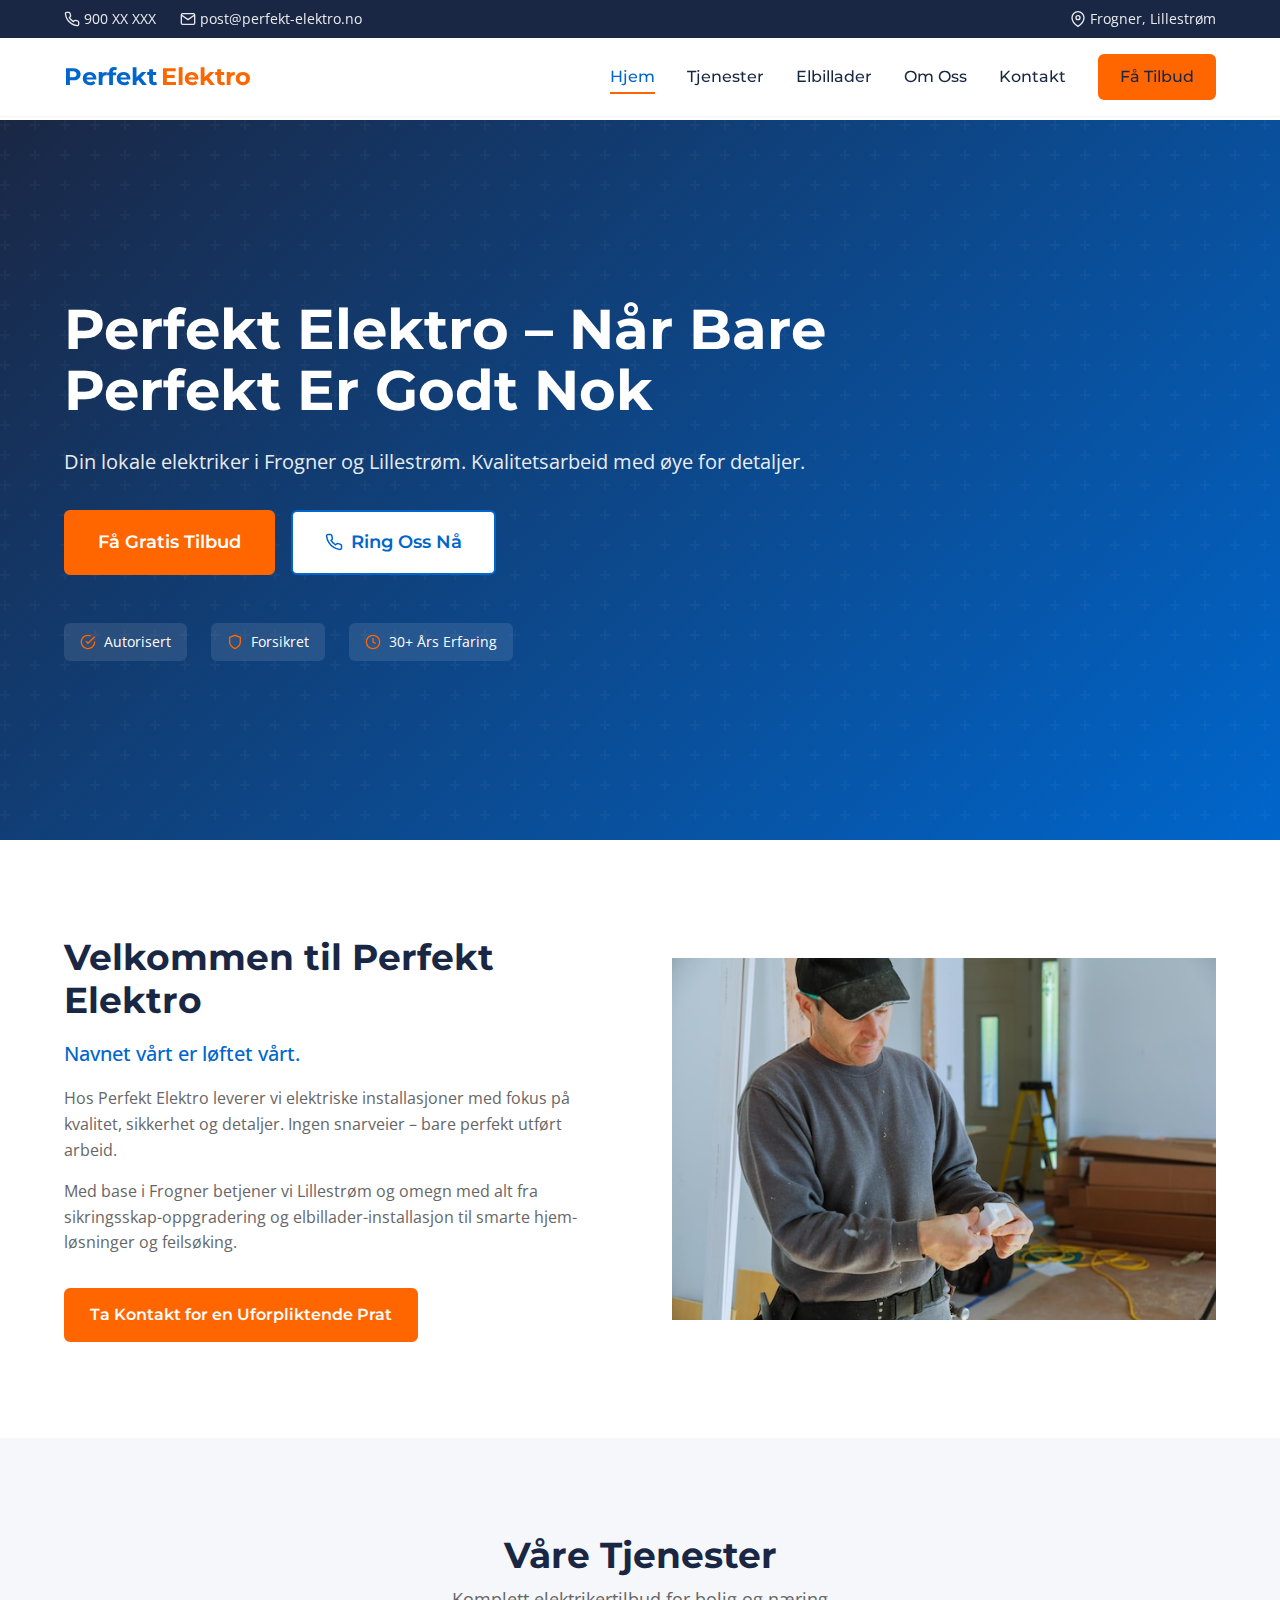
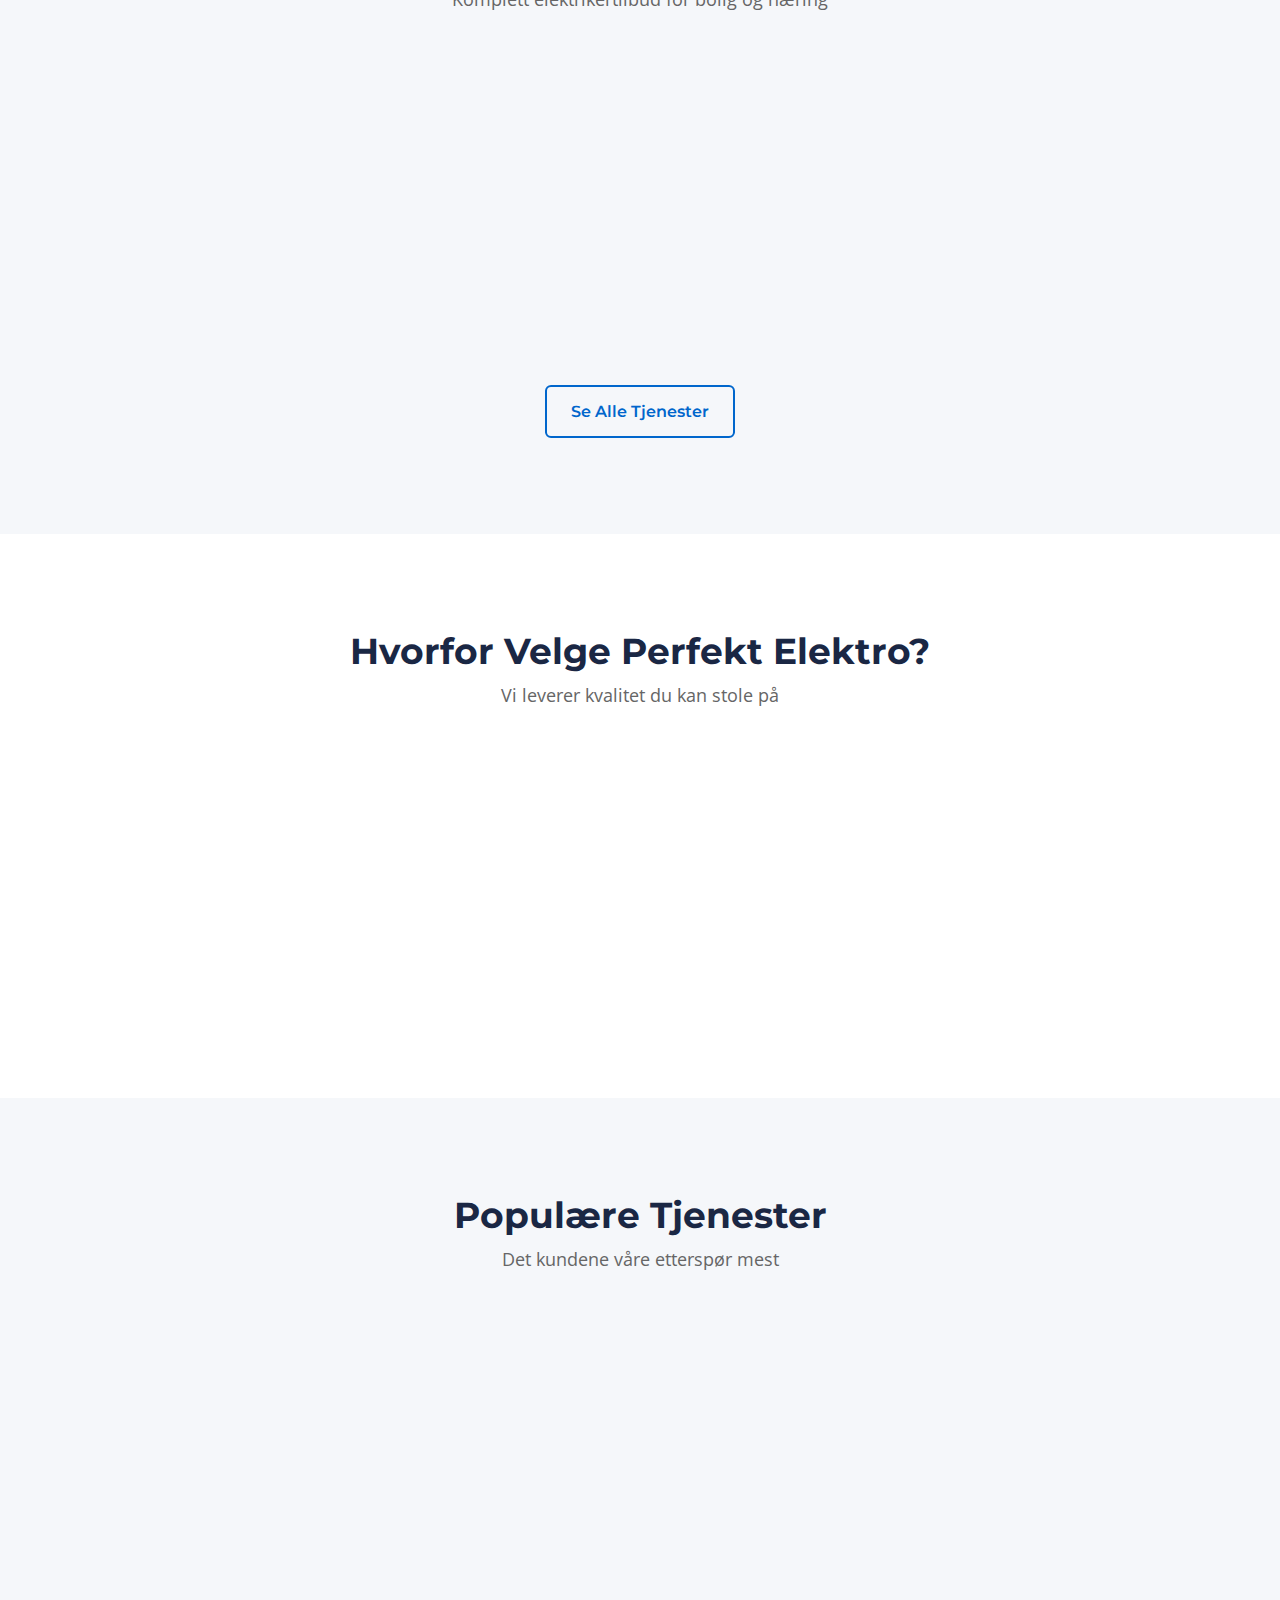
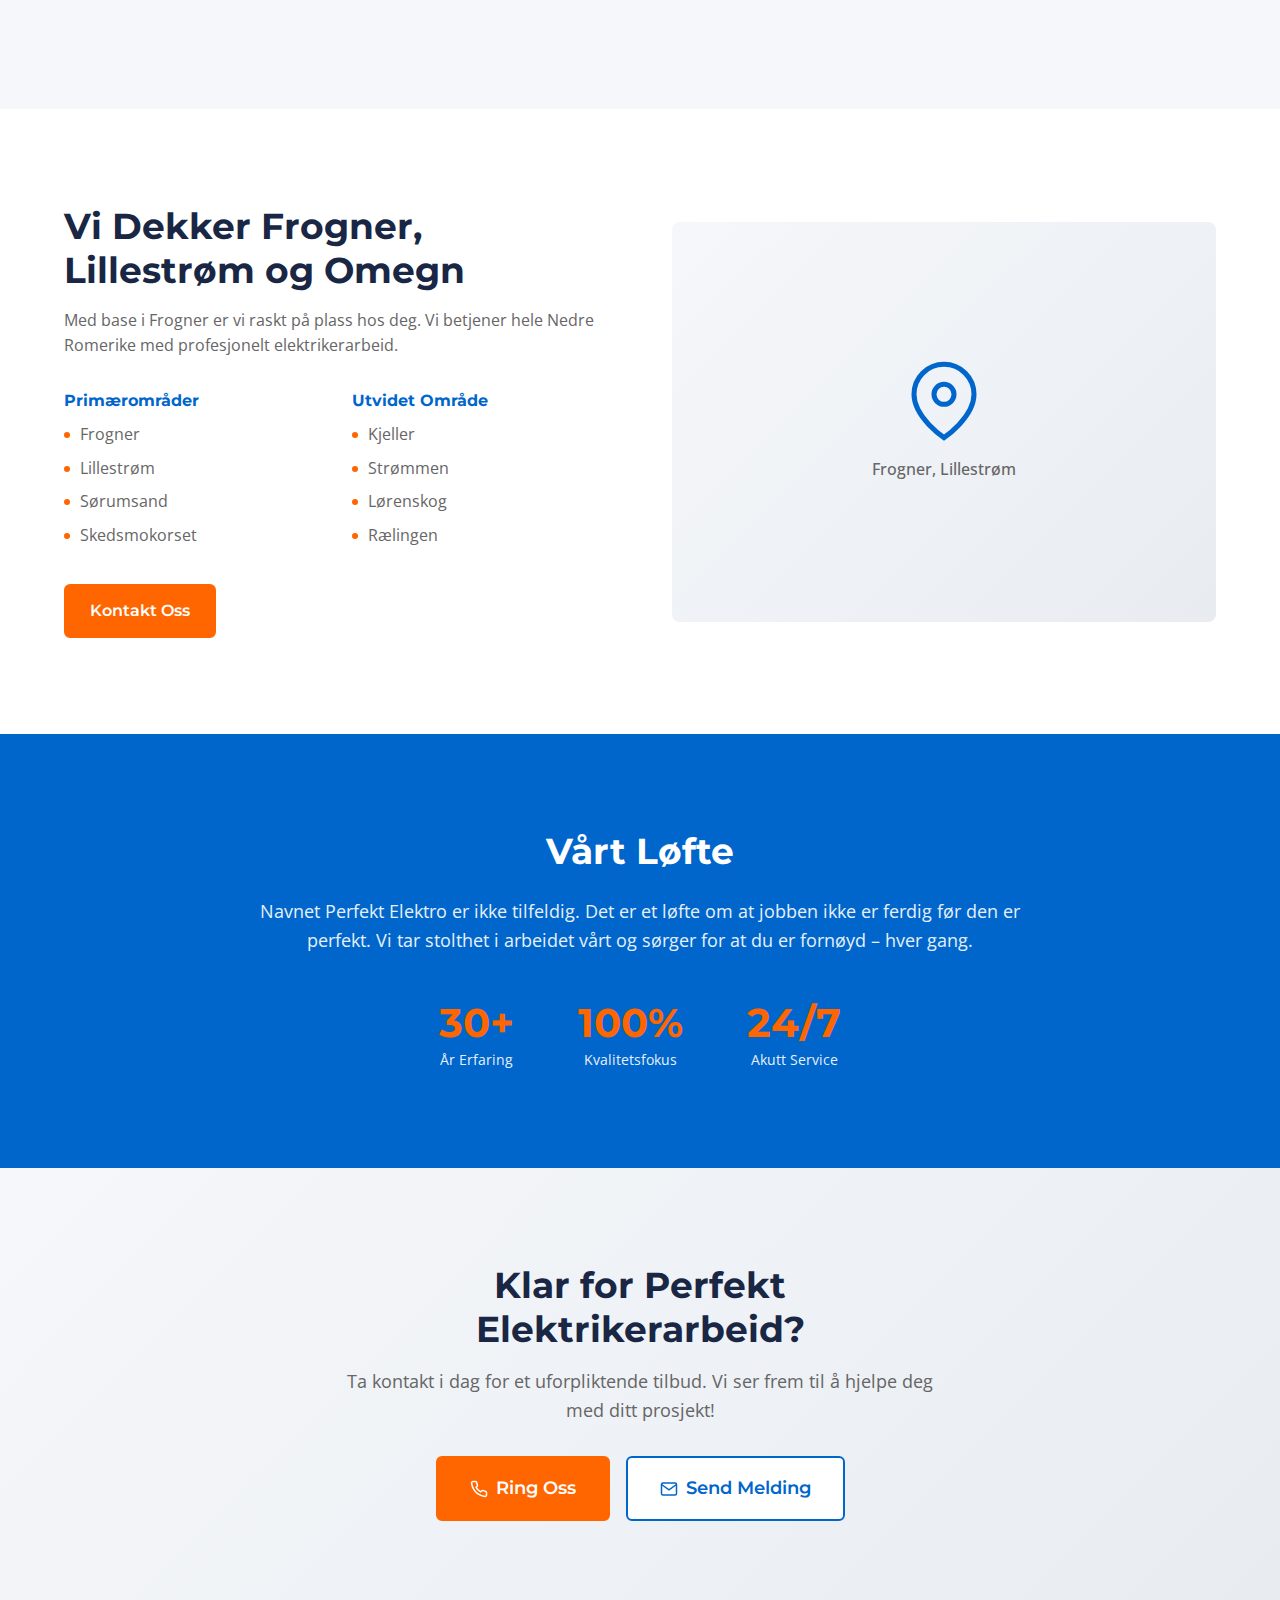
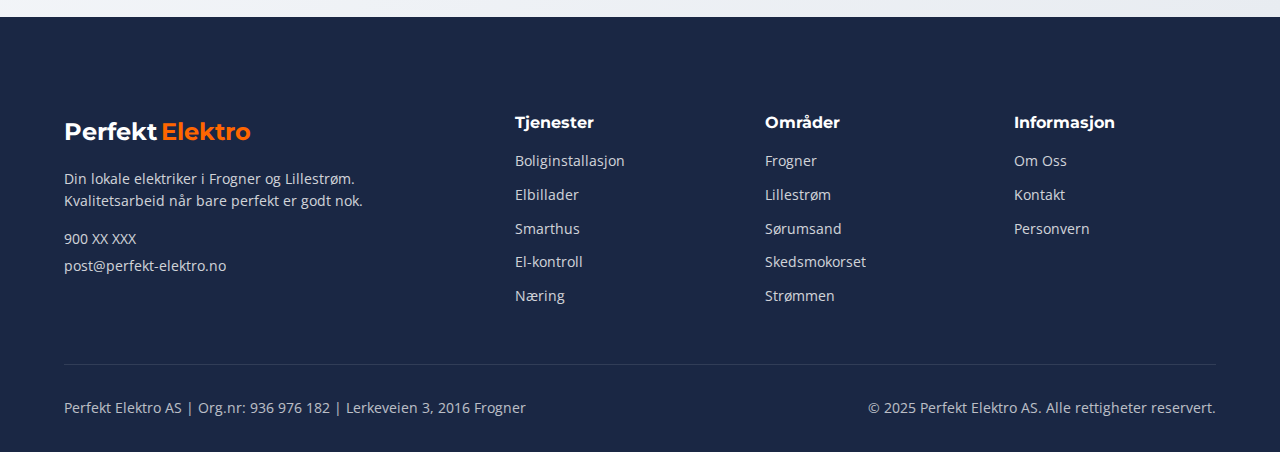
<file: index.html>
<!DOCTYPE html>
<html lang="nb">
<head>
    <meta charset="UTF-8">
    <meta name="viewport" content="width=device-width, initial-scale=1.0">
    <title>Elektriker Frogner Lillestrøm | Perfekt Elektro AS | Kvalitetsarbeid</title>
    <meta name="description" content="Lokal elektriker i Frogner og Lillestrøm. Elbillader, sikringsskap, smarthus. Når bare perfekt er godt nok. Gratis tilbud!">
    <meta name="keywords" content="elektriker frogner, elektriker lillestrøm, elbillader lillestrøm, elbillader frogner, elektriker nedre romerike, sikringsskap, smarthus">
    <meta name="author" content="Perfekt Elektro AS">
    <meta name="robots" content="index, follow">

    <!-- Open Graph -->
    <meta property="og:title" content="Perfekt Elektro AS | Elektriker Frogner og Lillestrøm">
    <meta property="og:description" content="Lokal elektriker i Frogner og Lillestrøm. Elbillader, sikringsskap, smarthus. Når bare perfekt er godt nok.">
    <meta property="og:type" content="website">
    <meta property="og:url" content="https://perfekt-elektro.no">
    <meta property="og:locale" content="nb_NO">

    <!-- Favicon -->
    <link rel="icon" type="image/x-icon" href="favicon.ico">

    <!-- Google Fonts -->
    <link rel="preconnect" href="https://fonts.googleapis.com">
    <link rel="preconnect" href="https://fonts.gstatic.com" crossorigin>
    <link href="https://fonts.googleapis.com/css2?family=Montserrat:wght@400;500;600;700&family=Open+Sans:wght@400;500;600&display=swap" rel="stylesheet">

    <!-- Stylesheets -->
    <link rel="stylesheet" href="css/style.css">
    <link rel="stylesheet" href="css/responsive.css">

    <!-- Schema.org Markup -->
    <script type="application/ld+json">
    {
        "@context": "https://schema.org",
        "@type": "Electrician",
        "name": "Perfekt Elektro AS",
        "description": "Autorisert elektriker i Frogner og Lillestrøm. Kvalitetsarbeid med fokus på sikkerhet og detaljer.",
        "@id": "https://perfekt-elektro.no",
        "url": "https://perfekt-elektro.no",
        "telephone": "+4790000000",
        "email": "post@perfekt-elektro.no",
        "address": {
            "@type": "PostalAddress",
            "streetAddress": "Lerkeveien 3",
            "addressLocality": "Frogner",
            "postalCode": "2016",
            "addressCountry": "NO"
        },
        "geo": {
            "@type": "GeoCoordinates",
            "latitude": 59.9552,
            "longitude": 11.1636
        },
        "areaServed": ["Frogner", "Lillestrøm", "Sørumsand", "Skedsmokorset", "Kjeller", "Strømmen", "Lørenskog", "Nedre Romerike"],
        "priceRange": "$$",
        "openingHoursSpecification": {
            "@type": "OpeningHoursSpecification",
            "dayOfWeek": ["Monday", "Tuesday", "Wednesday", "Thursday", "Friday"],
            "opens": "07:00",
            "closes": "16:00"
        },
        "hasOfferCatalog": {
            "@type": "OfferCatalog",
            "name": "Elektrikertjenester",
            "itemListElement": [
                {
                    "@type": "Offer",
                    "itemOffered": {
                        "@type": "Service",
                        "name": "Elbillader installasjon"
                    }
                },
                {
                    "@type": "Offer",
                    "itemOffered": {
                        "@type": "Service",
                        "name": "Sikringsskap oppgradering"
                    }
                },
                {
                    "@type": "Offer",
                    "itemOffered": {
                        "@type": "Service",
                        "name": "El-sjekk"
                    }
                },
                {
                    "@type": "Offer",
                    "itemOffered": {
                        "@type": "Service",
                        "name": "Smarthus installasjon"
                    }
                }
            ]
        }
    }
    </script>
</head>
<body>
    <!-- Header -->
    <header class="header">
        <div class="top-bar">
            <div class="container">
                <div class="top-bar-content">
                    <div class="contact-info">
                        <a href="tel:+4790000000" class="contact-item">
                            <svg class="icon" viewBox="0 0 24 24" fill="none" stroke="currentColor" stroke-width="2">
                                <path d="M22 16.92v3a2 2 0 01-2.18 2 19.79 19.79 0 01-8.63-3.07 19.5 19.5 0 01-6-6 19.79 19.79 0 01-3.07-8.67A2 2 0 014.11 2h3a2 2 0 012 1.72 12.84 12.84 0 00.7 2.81 2 2 0 01-.45 2.11L8.09 9.91a16 16 0 006 6l1.27-1.27a2 2 0 012.11-.45 12.84 12.84 0 002.81.7A2 2 0 0122 16.92z"/>
                            </svg>
                            <span>900 XX XXX</span>
                        </a>
                        <a href="mailto:post@perfekt-elektro.no" class="contact-item">
                            <svg class="icon" viewBox="0 0 24 24" fill="none" stroke="currentColor" stroke-width="2">
                                <path d="M4 4h16c1.1 0 2 .9 2 2v12c0 1.1-.9 2-2 2H4c-1.1 0-2-.9-2-2V6c0-1.1.9-2 2-2z"/>
                                <polyline points="22,6 12,13 2,6"/>
                            </svg>
                            <span>post@perfekt-elektro.no</span>
                        </a>
                    </div>
                    <div class="location">
                        <svg class="icon" viewBox="0 0 24 24" fill="none" stroke="currentColor" stroke-width="2">
                            <path d="M21 10c0 7-9 13-9 13s-9-6-9-13a9 9 0 0118 0z"/>
                            <circle cx="12" cy="10" r="3"/>
                        </svg>
                        <span>Frogner, Lillestrøm</span>
                    </div>
                </div>
            </div>
        </div>

        <nav class="navbar">
            <div class="container">
                <div class="nav-content">
                    <a href="index.html" class="logo">
                        <span class="logo-text">Perfekt</span>
                        <span class="logo-accent">Elektro</span>
                    </a>

                    <button class="mobile-menu-btn" aria-label="Meny">
                        <span></span>
                        <span></span>
                        <span></span>
                    </button>

                    <ul class="nav-menu">
                        <li><a href="index.html" class="active">Hjem</a></li>
                        <li><a href="tjenester.html">Tjenester</a></li>
                        <li><a href="elbillader.html">Elbillader</a></li>
                        <li><a href="om-oss.html">Om Oss</a></li>
                        <li><a href="kontakt.html">Kontakt</a></li>
                        <li><a href="kontakt.html" class="btn btn-primary nav-cta">Få Tilbud</a></li>
                    </ul>
                </div>
            </div>
        </nav>
    </header>

    <!-- Hero Section -->
    <section class="hero">
        <div class="hero-background">
            <div class="hero-overlay"></div>
        </div>
        <div class="container">
            <div class="hero-content">
                <h1>Perfekt Elektro – Når Bare Perfekt Er Godt Nok</h1>
                <p class="hero-subtitle">Din lokale elektriker i Frogner og Lillestrøm. Kvalitetsarbeid med øye for detaljer.</p>
                <div class="hero-buttons">
                    <a href="kontakt.html" class="btn btn-primary btn-lg">Få Gratis Tilbud</a>
                    <a href="tel:+4790000000" class="btn btn-secondary btn-lg">
                        <svg class="icon" viewBox="0 0 24 24" fill="none" stroke="currentColor" stroke-width="2">
                            <path d="M22 16.92v3a2 2 0 01-2.18 2 19.79 19.79 0 01-8.63-3.07 19.5 19.5 0 01-6-6 19.79 19.79 0 01-3.07-8.67A2 2 0 014.11 2h3a2 2 0 012 1.72 12.84 12.84 0 00.7 2.81 2 2 0 01-.45 2.11L8.09 9.91a16 16 0 006 6l1.27-1.27a2 2 0 012.11-.45 12.84 12.84 0 002.81.7A2 2 0 0122 16.92z"/>
                        </svg>
                        Ring Oss Nå
                    </a>
                </div>
                <div class="hero-badges">
                    <div class="badge">
                        <svg class="icon" viewBox="0 0 24 24" fill="none" stroke="currentColor" stroke-width="2">
                            <path d="M22 11.08V12a10 10 0 11-5.93-9.14"/>
                            <polyline points="22 4 12 14.01 9 11.01"/>
                        </svg>
                        <span>Autorisert</span>
                    </div>
                    <div class="badge">
                        <svg class="icon" viewBox="0 0 24 24" fill="none" stroke="currentColor" stroke-width="2">
                            <path d="M12 22s8-4 8-10V5l-8-3-8 3v7c0 6 8 10 8 10z"/>
                        </svg>
                        <span>Forsikret</span>
                    </div>
                    <div class="badge">
                        <svg class="icon" viewBox="0 0 24 24" fill="none" stroke="currentColor" stroke-width="2">
                            <circle cx="12" cy="12" r="10"/>
                            <polyline points="12 6 12 12 16 14"/>
                        </svg>
                        <span>30+ Års Erfaring</span>
                    </div>
                </div>
            </div>
        </div>
    </section>

    <!-- Introduction Section -->
    <section class="intro section">
        <div class="container">
            <div class="intro-content">
                <div class="intro-text">
                    <h2>Velkommen til Perfekt Elektro</h2>
                    <p class="lead">Navnet vårt er løftet vårt.</p>
                    <p>Hos Perfekt Elektro leverer vi elektriske installasjoner med fokus på kvalitet, sikkerhet og detaljer. Ingen snarveier – bare perfekt utført arbeid.</p>
                    <p>Med base i Frogner betjener vi Lillestrøm og omegn med alt fra sikringsskap-oppgradering og elbillader-installasjon til smarte hjem-løsninger og feilsøking.</p>
                    <a href="kontakt.html" class="btn btn-primary">Ta Kontakt for en Uforpliktende Prat</a>
                </div>
                <div class="intro-image">
                    <img src="images/hero/hero-electrician.jpg" alt="Profesjonell elektriker utforer arbeid i sikringsskap" loading="lazy">
                </div>
            </div>
        </div>
    </section>

    <!-- Services Overview -->
    <section class="services-overview section bg-light">
        <div class="container">
            <div class="section-header">
                <h2>Våre Tjenester</h2>
                <p>Komplett elektrikertilbud for bolig og næring</p>
            </div>

            <div class="services-grid">
                <a href="tjenester.html#boliginstallasjon" class="service-card">
                    <div class="service-icon">
                        <svg viewBox="0 0 24 24" fill="none" stroke="currentColor" stroke-width="2">
                            <path d="M3 9l9-7 9 7v11a2 2 0 01-2 2H5a2 2 0 01-2-2z"/>
                            <polyline points="9 22 9 12 15 12 15 22"/>
                        </svg>
                    </div>
                    <h3>Boliginstallasjon</h3>
                    <p>Oppgradering, nyinstallasjon og reparasjon for hjemmet ditt.</p>
                </a>

                <a href="elbillader.html" class="service-card">
                    <div class="service-icon">
                        <svg viewBox="0 0 24 24" fill="none" stroke="currentColor" stroke-width="2">
                            <rect x="3" y="6" width="18" height="12" rx="2"/>
                            <path d="M7 6V4a1 1 0 011-1h8a1 1 0 011 1v2"/>
                            <path d="M13 10l-2 4h3l-2 4"/>
                        </svg>
                    </div>
                    <h3>Elbillading</h3>
                    <p>Hjemmelader, borettslag og bedriftsløsninger.</p>
                </a>

                <a href="tjenester.html#smarthus" class="service-card">
                    <div class="service-icon">
                        <svg viewBox="0 0 24 24" fill="none" stroke="currentColor" stroke-width="2">
                            <path d="M5 12.55a11 11 0 0114.08 0"/>
                            <path d="M1.42 9a16 16 0 0121.16 0"/>
                            <path d="M8.53 16.11a6 6 0 016.95 0"/>
                            <circle cx="12" cy="20" r="1"/>
                        </svg>
                    </div>
                    <h3>Smarthus</h3>
                    <p>Lys, varme og sikkerhet – alt styrt fra mobilen.</p>
                </a>

                <a href="tjenester.html#el-kontroll" class="service-card">
                    <div class="service-icon">
                        <svg viewBox="0 0 24 24" fill="none" stroke="currentColor" stroke-width="2">
                            <path d="M9 11l3 3L22 4"/>
                            <path d="M21 12v7a2 2 0 01-2 2H5a2 2 0 01-2-2V5a2 2 0 012-2h11"/>
                        </svg>
                    </div>
                    <h3>El-kontroll</h3>
                    <p>El-sjekk, termografering og dokumentasjon.</p>
                </a>

                <a href="tjenester.html#naering" class="service-card">
                    <div class="service-icon">
                        <svg viewBox="0 0 24 24" fill="none" stroke="currentColor" stroke-width="2">
                            <rect x="2" y="7" width="20" height="14" rx="2" ry="2"/>
                            <path d="M16 21V5a2 2 0 00-2-2h-4a2 2 0 00-2 2v16"/>
                        </svg>
                    </div>
                    <h3>Næring</h3>
                    <p>Bedriftsinstallasjon, vedlikehold og service.</p>
                </a>
            </div>

            <div class="services-cta">
                <a href="tjenester.html" class="btn btn-outline">Se Alle Tjenester</a>
            </div>
        </div>
    </section>

    <!-- Why Choose Us -->
    <section class="why-us section">
        <div class="container">
            <div class="section-header">
                <h2>Hvorfor Velge Perfekt Elektro?</h2>
                <p>Vi leverer kvalitet du kan stole på</p>
            </div>

            <div class="features-grid">
                <div class="feature">
                    <div class="feature-icon">
                        <svg viewBox="0 0 24 24" fill="none" stroke="currentColor" stroke-width="2">
                            <path d="M12 2l3.09 6.26L22 9.27l-5 4.87 1.18 6.88L12 17.77l-6.18 3.25L7 14.14 2 9.27l6.91-1.01L12 2z"/>
                        </svg>
                    </div>
                    <h3>Kvalitet i Fokus</h3>
                    <p>Navnet er løftet – vi leverer perfekt</p>
                </div>

                <div class="feature">
                    <div class="feature-icon">
                        <svg viewBox="0 0 24 24" fill="none" stroke="currentColor" stroke-width="2">
                            <path d="M17 21v-2a4 4 0 00-4-4H5a4 4 0 00-4 4v2"/>
                            <circle cx="9" cy="7" r="4"/>
                            <path d="M23 21v-2a4 4 0 00-3-3.87"/>
                            <path d="M16 3.13a4 4 0 010 7.75"/>
                        </svg>
                    </div>
                    <h3>Erfaren Elektriker</h3>
                    <p>Over 30 års bransjeerfaring</p>
                </div>

                <div class="feature">
                    <div class="feature-icon">
                        <svg viewBox="0 0 24 24" fill="none" stroke="currentColor" stroke-width="2">
                            <path d="M21 10c0 7-9 13-9 13s-9-6-9-13a9 9 0 0118 0z"/>
                            <circle cx="12" cy="10" r="3"/>
                        </svg>
                    </div>
                    <h3>Lokal Tilstedeværelse</h3>
                    <p>Din nabo i Frogner</p>
                </div>

                <div class="feature">
                    <div class="feature-icon">
                        <svg viewBox="0 0 24 24" fill="none" stroke="currentColor" stroke-width="2">
                            <path d="M13 2L3 14h9l-1 8 10-12h-9l1-8z"/>
                        </svg>
                    </div>
                    <h3>Moderne Løsninger</h3>
                    <p>Elbil, smarthus, ny teknologi</p>
                </div>

                <div class="feature">
                    <div class="feature-icon">
                        <svg viewBox="0 0 24 24" fill="none" stroke="currentColor" stroke-width="2">
                            <path d="M12 22s8-4 8-10V5l-8-3-8 3v7c0 6 8 10 8 10z"/>
                        </svg>
                    </div>
                    <h3>Trygg og Godkjent</h3>
                    <p>Alt etter forskrift</p>
                </div>

                <div class="feature">
                    <div class="feature-icon">
                        <svg viewBox="0 0 24 24" fill="none" stroke="currentColor" stroke-width="2">
                            <path d="M14 2H6a2 2 0 00-2 2v16a2 2 0 002 2h12a2 2 0 002-2V8z"/>
                            <polyline points="14 2 14 8 20 8"/>
                            <line x1="16" y1="13" x2="8" y2="13"/>
                            <line x1="16" y1="17" x2="8" y2="17"/>
                        </svg>
                    </div>
                    <h3>Ryddig Prosess</h3>
                    <p>Tydelig pris, ryddig jobb</p>
                </div>
            </div>
        </div>
    </section>

    <!-- Popular Services -->
    <section class="popular-services section bg-light">
        <div class="container">
            <div class="section-header">
                <h2>Populære Tjenester</h2>
                <p>Det kundene våre etterspør mest</p>
            </div>

            <div class="popular-grid">
                <a href="tjenester.html#sikringsskap" class="popular-card">
                    <div class="popular-icon">
                        <svg viewBox="0 0 24 24" fill="none" stroke="currentColor" stroke-width="2">
                            <rect x="4" y="2" width="16" height="20" rx="2"/>
                            <line x1="8" y1="6" x2="16" y2="6"/>
                            <line x1="8" y1="10" x2="16" y2="10"/>
                            <line x1="8" y1="14" x2="16" y2="14"/>
                            <line x1="8" y1="18" x2="12" y2="18"/>
                        </svg>
                    </div>
                    <div class="popular-content">
                        <h3>Oppgradering av Sikringsskap</h3>
                        <p>Bytt fra gamle skrusikringer til moderne automater</p>
                    </div>
                    <div class="popular-arrow">
                        <svg viewBox="0 0 24 24" fill="none" stroke="currentColor" stroke-width="2">
                            <path d="M5 12h14M12 5l7 7-7 7"/>
                        </svg>
                    </div>
                </a>

                <a href="elbillader.html" class="popular-card">
                    <div class="popular-icon">
                        <svg viewBox="0 0 24 24" fill="none" stroke="currentColor" stroke-width="2">
                            <path d="M18 8h1a4 4 0 010 8h-1"/>
                            <path d="M2 8h16v9a4 4 0 01-4 4H6a4 4 0 01-4-4V8z"/>
                            <line x1="6" y1="1" x2="6" y2="4"/>
                            <line x1="10" y1="1" x2="10" y2="4"/>
                            <path d="M9 12l-2 4h4l-2 4"/>
                        </svg>
                    </div>
                    <div class="popular-content">
                        <h3>Elbillader Installasjon</h3>
                        <p>Lad hjemme – våkn opp til full bil hver dag</p>
                    </div>
                    <div class="popular-arrow">
                        <svg viewBox="0 0 24 24" fill="none" stroke="currentColor" stroke-width="2">
                            <path d="M5 12h14M12 5l7 7-7 7"/>
                        </svg>
                    </div>
                </a>

                <a href="tjenester.html#smarthus" class="popular-card">
                    <div class="popular-icon">
                        <svg viewBox="0 0 24 24" fill="none" stroke="currentColor" stroke-width="2">
                            <circle cx="12" cy="12" r="5"/>
                            <line x1="12" y1="1" x2="12" y2="3"/>
                            <line x1="12" y1="21" x2="12" y2="23"/>
                            <line x1="4.22" y1="4.22" x2="5.64" y2="5.64"/>
                            <line x1="18.36" y1="18.36" x2="19.78" y2="19.78"/>
                            <line x1="1" y1="12" x2="3" y2="12"/>
                            <line x1="21" y1="12" x2="23" y2="12"/>
                            <line x1="4.22" y1="19.78" x2="5.64" y2="18.36"/>
                            <line x1="18.36" y1="5.64" x2="19.78" y2="4.22"/>
                        </svg>
                    </div>
                    <div class="popular-content">
                        <h3>Smarthus Belysning</h3>
                        <p>Perfekt stemning med smart lystyring</p>
                    </div>
                    <div class="popular-arrow">
                        <svg viewBox="0 0 24 24" fill="none" stroke="currentColor" stroke-width="2">
                            <path d="M5 12h14M12 5l7 7-7 7"/>
                        </svg>
                    </div>
                </a>

                <a href="tjenester.html#el-sjekk" class="popular-card">
                    <div class="popular-icon">
                        <svg viewBox="0 0 24 24" fill="none" stroke="currentColor" stroke-width="2">
                            <path d="M22 11.08V12a10 10 0 11-5.93-9.14"/>
                            <polyline points="22 4 12 14.01 9 11.01"/>
                        </svg>
                    </div>
                    <div class="popular-content">
                        <h3>El-sjekk Bolig</h3>
                        <p>Trygghet med grundig kontroll av anlegget</p>
                    </div>
                    <div class="popular-arrow">
                        <svg viewBox="0 0 24 24" fill="none" stroke="currentColor" stroke-width="2">
                            <path d="M5 12h14M12 5l7 7-7 7"/>
                        </svg>
                    </div>
                </a>
            </div>
        </div>
    </section>

    <!-- Service Area -->
    <section class="service-area section">
        <div class="container">
            <div class="area-content">
                <div class="area-text">
                    <h2>Vi Dekker Frogner, Lillestrøm og Omegn</h2>
                    <p>Med base i Frogner er vi raskt på plass hos deg. Vi betjener hele Nedre Romerike med profesjonelt elektrikerarbeid.</p>

                    <div class="area-list">
                        <div class="area-column">
                            <h4>Primærområder</h4>
                            <ul>
                                <li>Frogner</li>
                                <li>Lillestrøm</li>
                                <li>Sørumsand</li>
                                <li>Skedsmokorset</li>
                            </ul>
                        </div>
                        <div class="area-column">
                            <h4>Utvidet Område</h4>
                            <ul>
                                <li>Kjeller</li>
                                <li>Strømmen</li>
                                <li>Lørenskog</li>
                                <li>Rælingen</li>
                            </ul>
                        </div>
                    </div>

                    <a href="kontakt.html" class="btn btn-primary">Kontakt Oss</a>
                </div>

                <div class="area-map">
                    <div class="map-placeholder">
                        <svg viewBox="0 0 24 24" fill="none" stroke="currentColor" stroke-width="1.5">
                            <path d="M21 10c0 7-9 13-9 13s-9-6-9-13a9 9 0 0118 0z"/>
                            <circle cx="12" cy="10" r="3"/>
                        </svg>
                        <span>Frogner, Lillestrøm</span>
                    </div>
                </div>
            </div>
        </div>
    </section>

    <!-- Trust Section -->
    <section class="trust section bg-primary">
        <div class="container">
            <div class="trust-content">
                <h2>Vårt Løfte</h2>
                <p class="trust-text">Navnet Perfekt Elektro er ikke tilfeldig. Det er et løfte om at jobben ikke er ferdig før den er perfekt. Vi tar stolthet i arbeidet vårt og sørger for at du er fornøyd – hver gang.</p>
                <div class="trust-badges">
                    <div class="trust-badge">
                        <span class="badge-number">30+</span>
                        <span class="badge-label">År Erfaring</span>
                    </div>
                    <div class="trust-badge">
                        <span class="badge-number">100%</span>
                        <span class="badge-label">Kvalitetsfokus</span>
                    </div>
                    <div class="trust-badge">
                        <span class="badge-number">24/7</span>
                        <span class="badge-label">Akutt Service</span>
                    </div>
                </div>
            </div>
        </div>
    </section>

    <!-- CTA Section -->
    <section class="cta section">
        <div class="container">
            <div class="cta-content">
                <h2>Klar for Perfekt Elektrikerarbeid?</h2>
                <p>Ta kontakt i dag for et uforpliktende tilbud. Vi ser frem til å hjelpe deg med ditt prosjekt!</p>
                <div class="cta-buttons">
                    <a href="tel:+4790000000" class="btn btn-primary btn-lg">
                        <svg class="icon" viewBox="0 0 24 24" fill="none" stroke="currentColor" stroke-width="2">
                            <path d="M22 16.92v3a2 2 0 01-2.18 2 19.79 19.79 0 01-8.63-3.07 19.5 19.5 0 01-6-6 19.79 19.79 0 01-3.07-8.67A2 2 0 014.11 2h3a2 2 0 012 1.72 12.84 12.84 0 00.7 2.81 2 2 0 01-.45 2.11L8.09 9.91a16 16 0 006 6l1.27-1.27a2 2 0 012.11-.45 12.84 12.84 0 002.81.7A2 2 0 0122 16.92z"/>
                        </svg>
                        Ring Oss
                    </a>
                    <a href="kontakt.html" class="btn btn-secondary btn-lg">
                        <svg class="icon" viewBox="0 0 24 24" fill="none" stroke="currentColor" stroke-width="2">
                            <path d="M4 4h16c1.1 0 2 .9 2 2v12c0 1.1-.9 2-2 2H4c-1.1 0-2-.9-2-2V6c0-1.1.9-2 2-2z"/>
                            <polyline points="22,6 12,13 2,6"/>
                        </svg>
                        Send Melding
                    </a>
                </div>
            </div>
        </div>
    </section>

    <!-- Footer -->
    <footer class="footer">
        <div class="container">
            <div class="footer-grid">
                <div class="footer-brand">
                    <a href="index.html" class="footer-logo">
                        <span class="logo-text">Perfekt</span>
                        <span class="logo-accent">Elektro</span>
                    </a>
                    <p>Din lokale elektriker i Frogner og Lillestrøm. Kvalitetsarbeid når bare perfekt er godt nok.</p>
                    <div class="footer-contact">
                        <a href="tel:+4790000000">900 XX XXX</a>
                        <a href="mailto:post@perfekt-elektro.no">post@perfekt-elektro.no</a>
                    </div>
                </div>

                <div class="footer-links">
                    <h4>Tjenester</h4>
                    <ul>
                        <li><a href="tjenester.html#boliginstallasjon">Boliginstallasjon</a></li>
                        <li><a href="elbillader.html">Elbillader</a></li>
                        <li><a href="tjenester.html#smarthus">Smarthus</a></li>
                        <li><a href="tjenester.html#el-kontroll">El-kontroll</a></li>
                        <li><a href="tjenester.html#naering">Næring</a></li>
                    </ul>
                </div>

                <div class="footer-links">
                    <h4>Områder</h4>
                    <ul>
                        <li><a href="#">Frogner</a></li>
                        <li><a href="#">Lillestrøm</a></li>
                        <li><a href="#">Sørumsand</a></li>
                        <li><a href="#">Skedsmokorset</a></li>
                        <li><a href="#">Strømmen</a></li>
                    </ul>
                </div>

                <div class="footer-links">
                    <h4>Informasjon</h4>
                    <ul>
                        <li><a href="om-oss.html">Om Oss</a></li>
                        <li><a href="kontakt.html">Kontakt</a></li>
                        <li><a href="#">Personvern</a></li>
                    </ul>
                </div>
            </div>

            <div class="footer-bottom">
                <div class="footer-info">
                    <p>Perfekt Elektro AS | Org.nr: 936 976 182 | Lerkeveien 3, 2016 Frogner</p>
                </div>
                <div class="footer-copyright">
                    <p>&copy; 2025 Perfekt Elektro AS. Alle rettigheter reservert.</p>
                </div>
            </div>
        </div>
    </footer>

    <script src="js/main.js"></script>
</body>
</html>
</file>
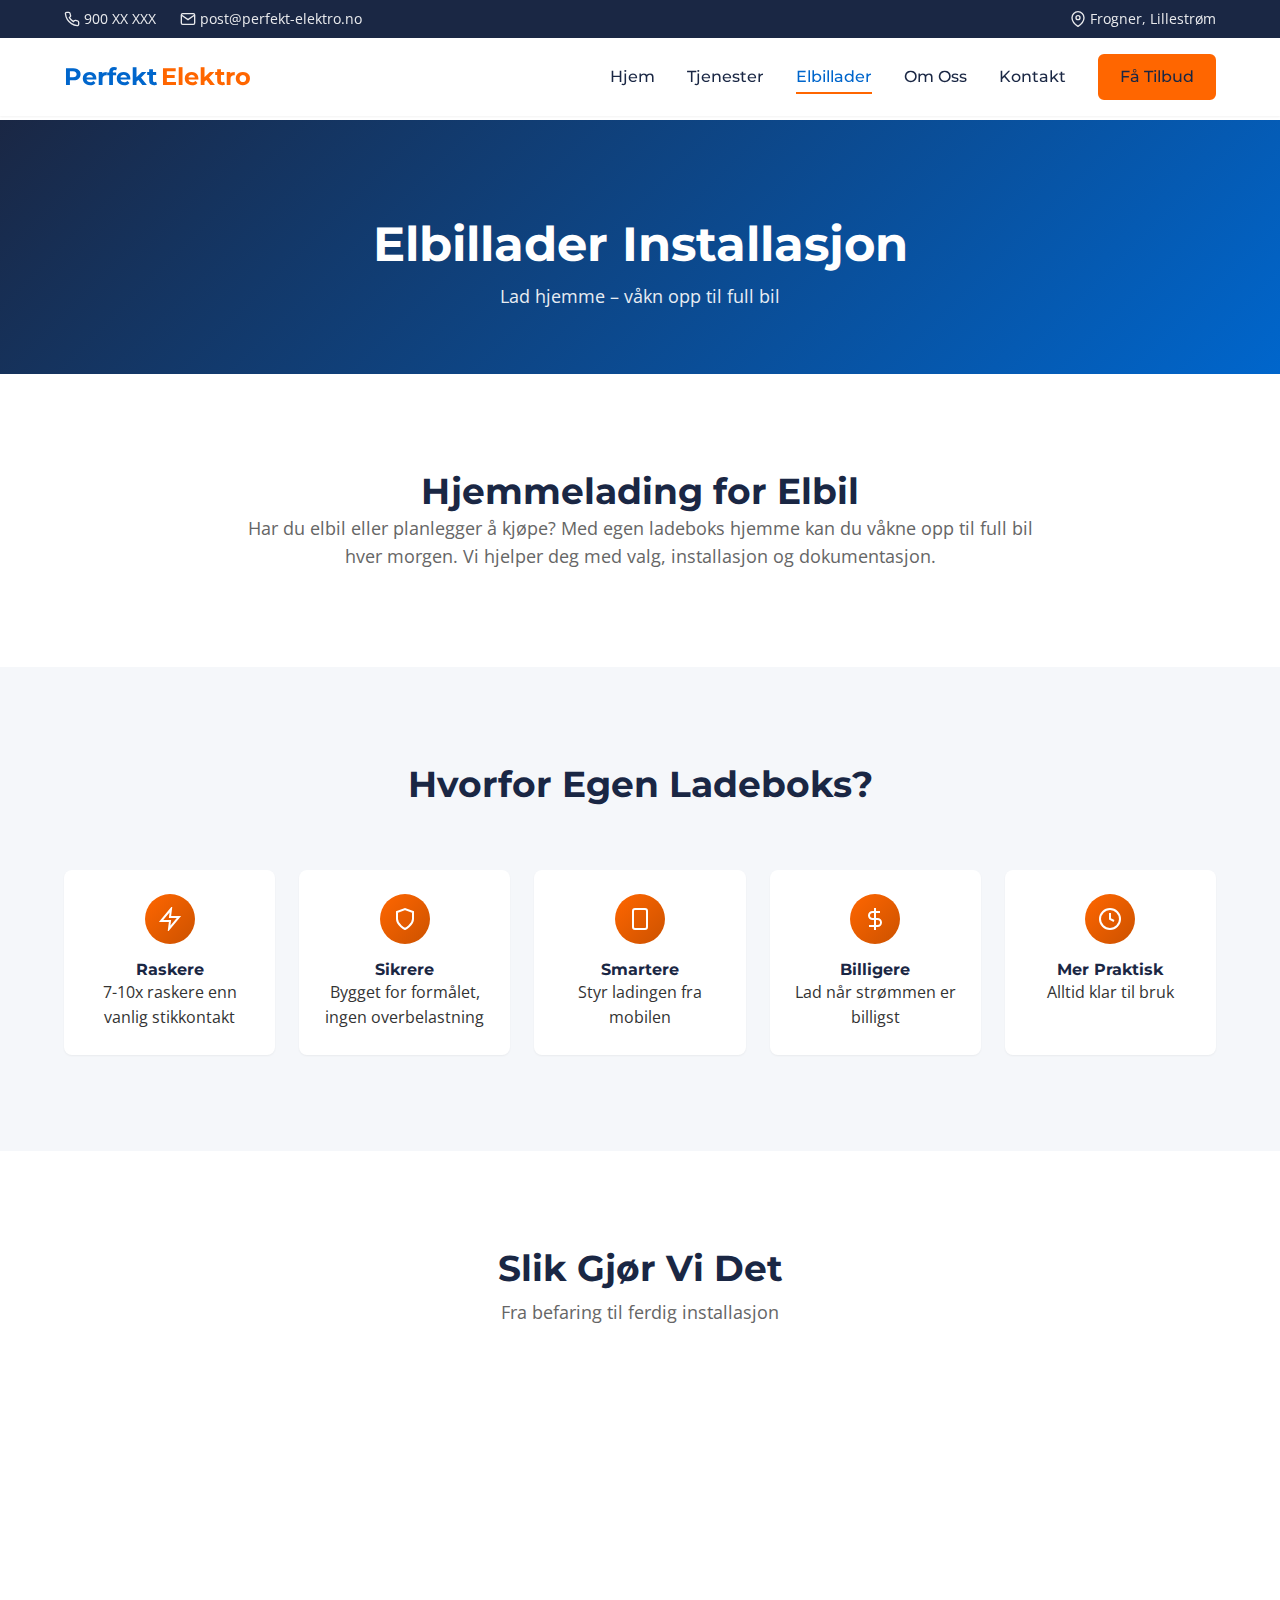
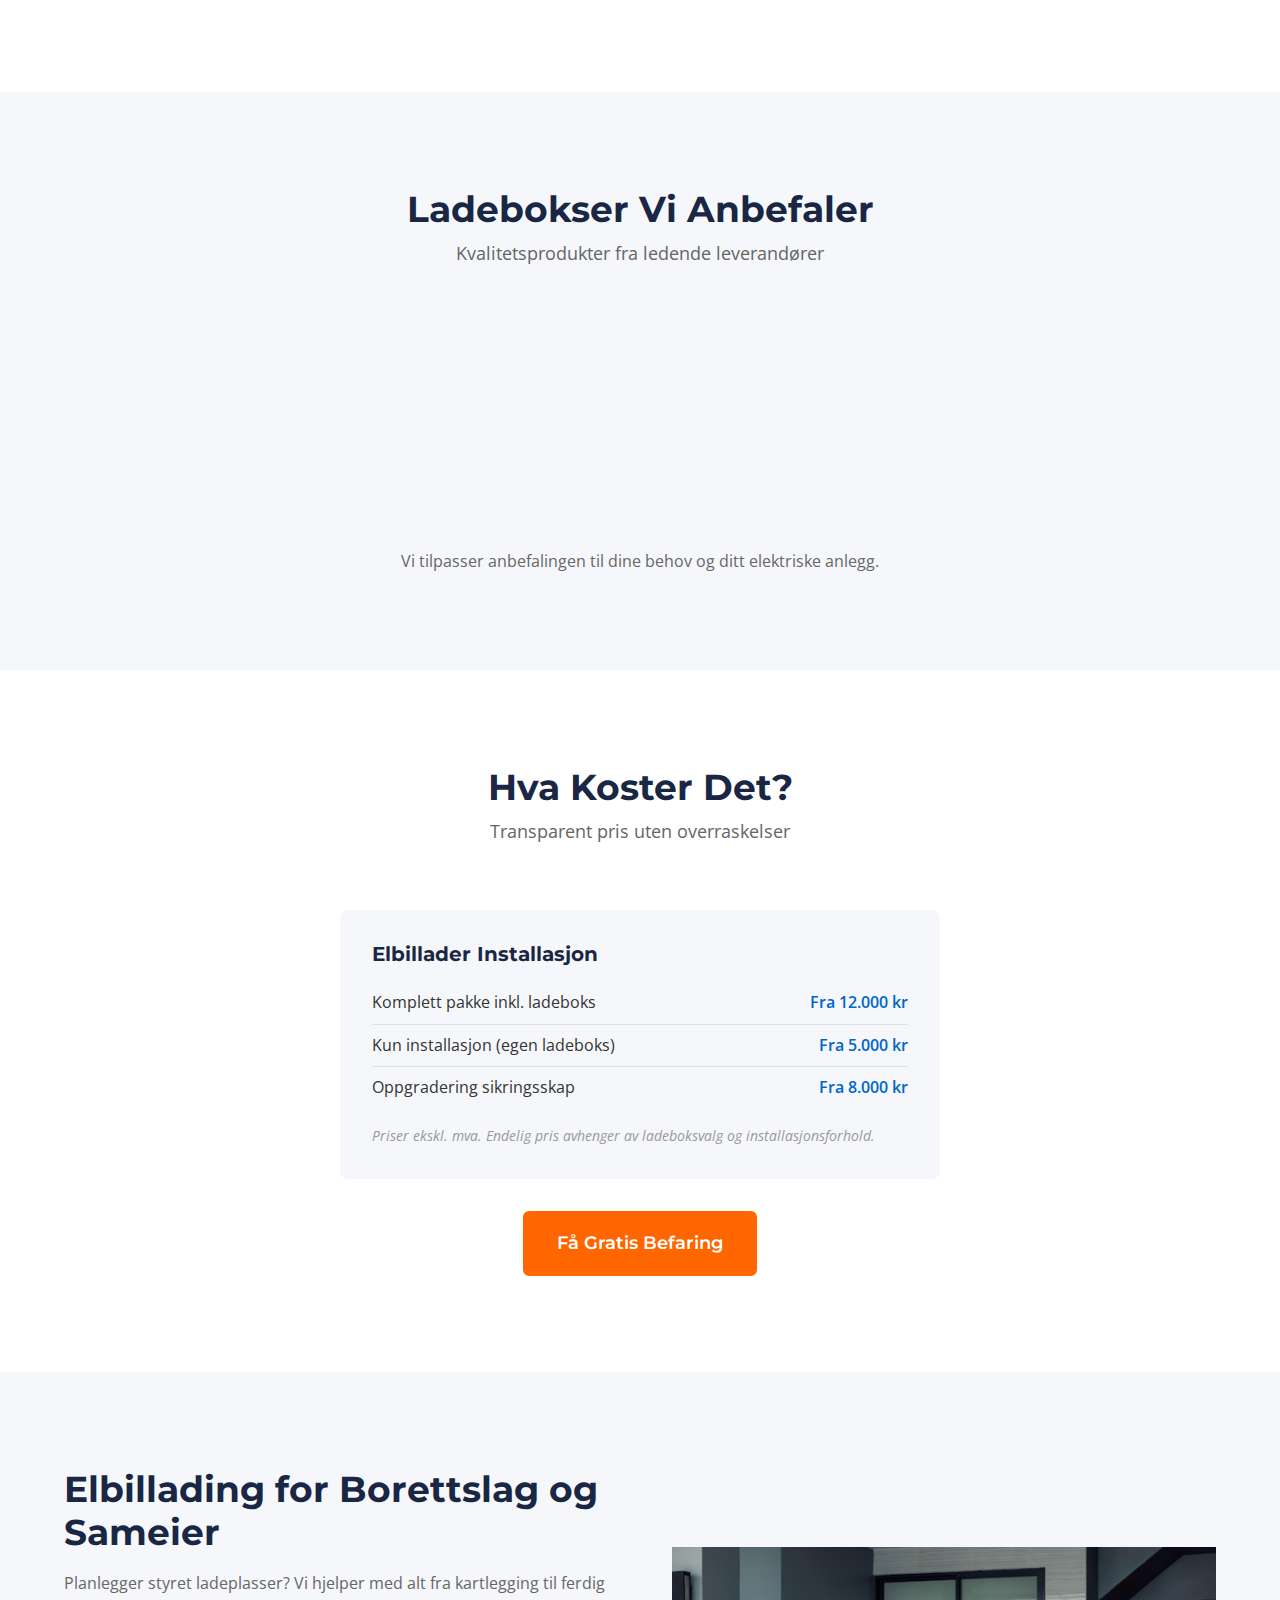
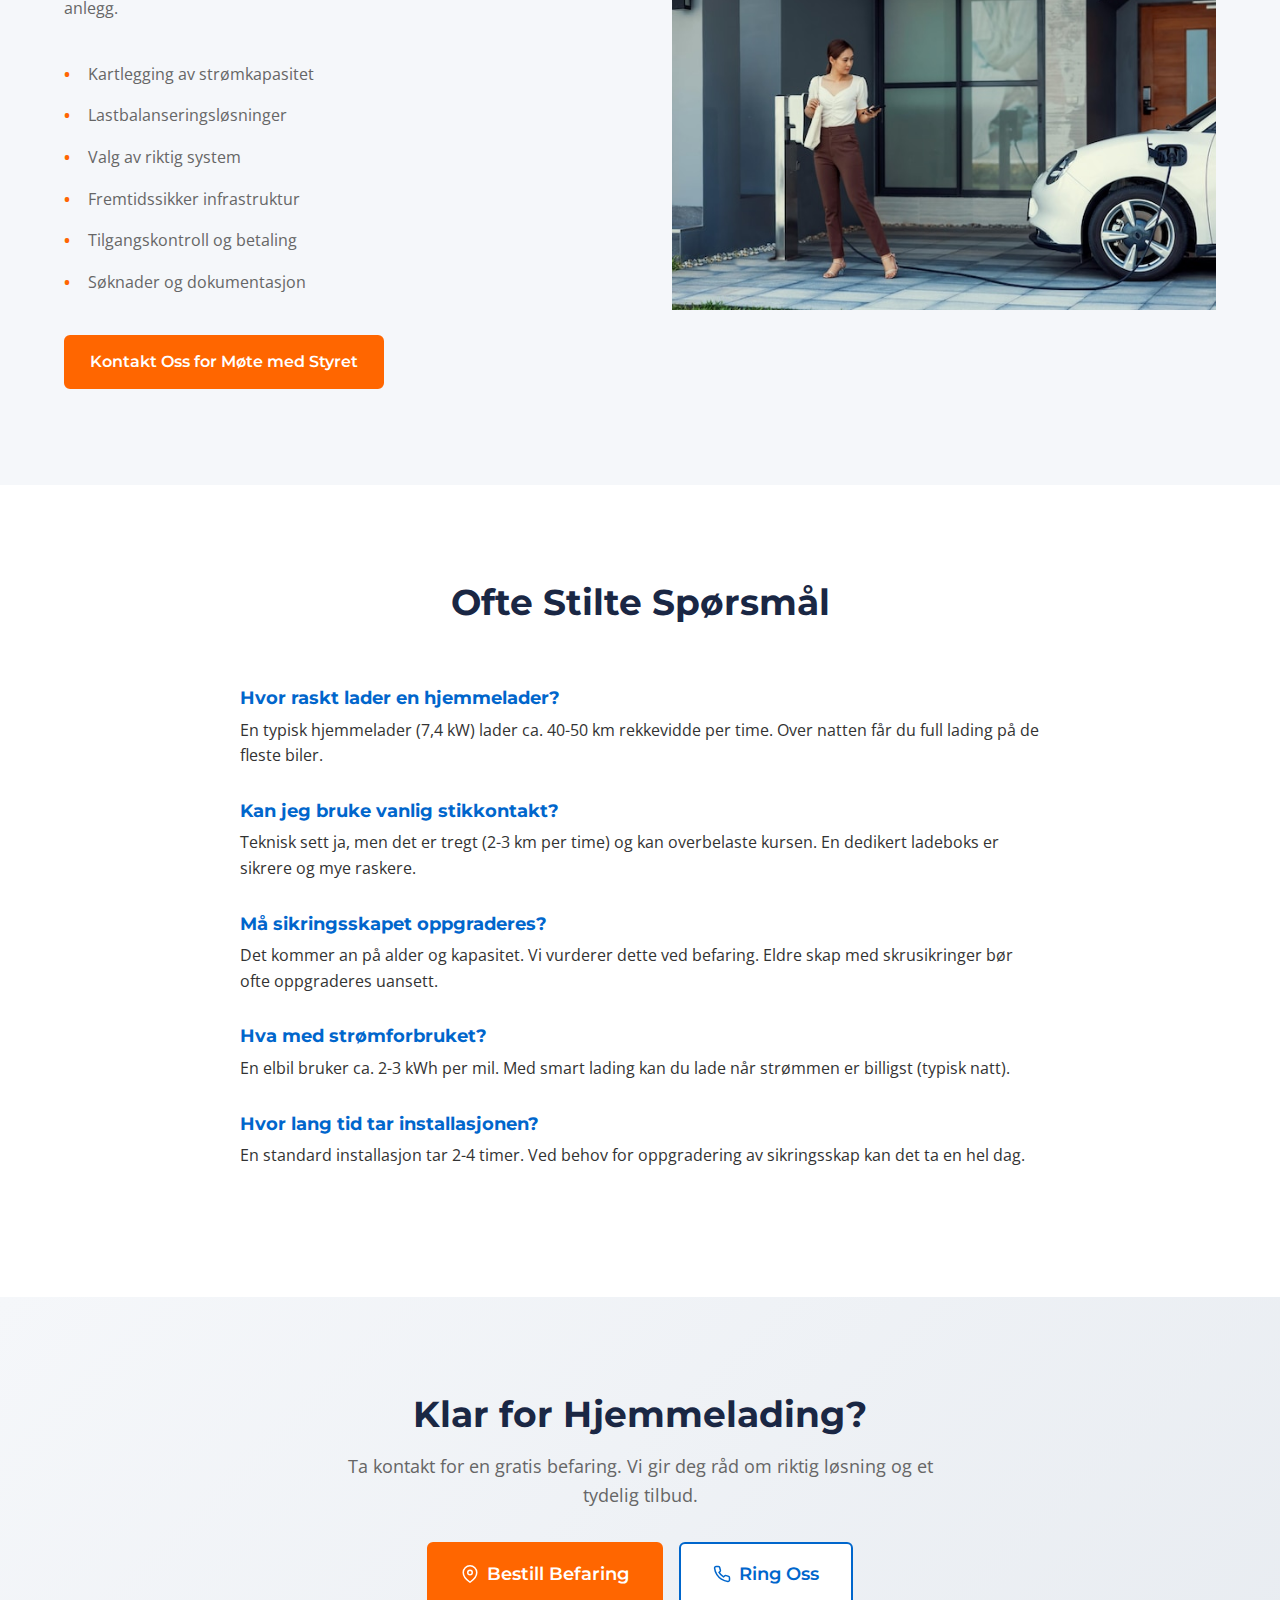
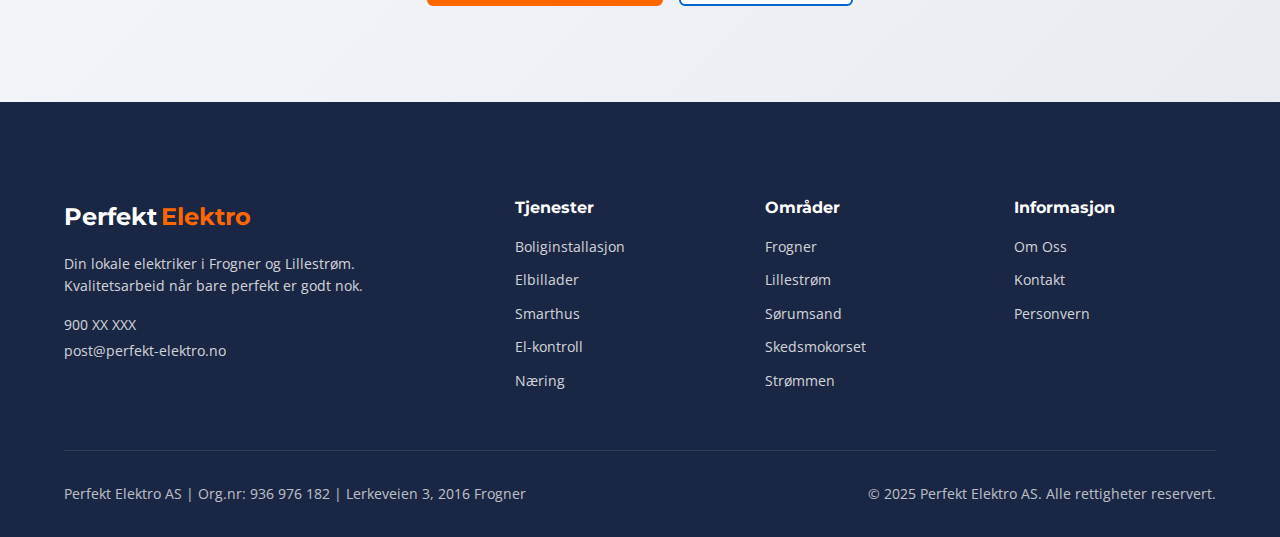
<file: elbillader.html>
<!DOCTYPE html>
<html lang="nb">
<head>
    <meta charset="UTF-8">
    <meta name="viewport" content="width=device-width, initial-scale=1.0">
    <title>Elbillader Installasjon Lillestrøm | Hjemmelading | Perfekt Elektro</title>
    <meta name="description" content="Få installert elbillader hjemme. Easee, Zaptec og mer. Frogner, Lillestrøm. Gratis befaring. Pris fra 12.000 kr.">
    <meta name="keywords" content="elbillader lillestrøm, elbillader frogner, hjemmelading, ladeboks installasjon, easee, zaptec, borettslag lading">
    <meta name="author" content="Perfekt Elektro AS">
    <meta name="robots" content="index, follow">

    <!-- Open Graph -->
    <meta property="og:title" content="Elbillader Installasjon | Perfekt Elektro AS">
    <meta property="og:description" content="Få installert elbillader hjemme. Easee, Zaptec og mer. Gratis befaring. Pris fra 12.000 kr.">
    <meta property="og:type" content="website">
    <meta property="og:url" content="https://perfekt-elektro.no/elbillader">

    <!-- Favicon -->
    <link rel="icon" type="image/x-icon" href="favicon.ico">

    <!-- Google Fonts -->
    <link rel="preconnect" href="https://fonts.googleapis.com">
    <link rel="preconnect" href="https://fonts.gstatic.com" crossorigin>
    <link href="https://fonts.googleapis.com/css2?family=Montserrat:wght@400;500;600;700&family=Open+Sans:wght@400;500;600&display=swap" rel="stylesheet">

    <!-- Stylesheets -->
    <link rel="stylesheet" href="css/style.css">
    <link rel="stylesheet" href="css/responsive.css">
</head>
<body>
    <!-- Header -->
    <header class="header">
        <div class="top-bar">
            <div class="container">
                <div class="top-bar-content">
                    <div class="contact-info">
                        <a href="tel:+4790000000" class="contact-item">
                            <svg class="icon" viewBox="0 0 24 24" fill="none" stroke="currentColor" stroke-width="2">
                                <path d="M22 16.92v3a2 2 0 01-2.18 2 19.79 19.79 0 01-8.63-3.07 19.5 19.5 0 01-6-6 19.79 19.79 0 01-3.07-8.67A2 2 0 014.11 2h3a2 2 0 012 1.72 12.84 12.84 0 00.7 2.81 2 2 0 01-.45 2.11L8.09 9.91a16 16 0 006 6l1.27-1.27a2 2 0 012.11-.45 12.84 12.84 0 002.81.7A2 2 0 0122 16.92z"/>
                            </svg>
                            <span>900 XX XXX</span>
                        </a>
                        <a href="mailto:post@perfekt-elektro.no" class="contact-item">
                            <svg class="icon" viewBox="0 0 24 24" fill="none" stroke="currentColor" stroke-width="2">
                                <path d="M4 4h16c1.1 0 2 .9 2 2v12c0 1.1-.9 2-2 2H4c-1.1 0-2-.9-2-2V6c0-1.1.9-2 2-2z"/>
                                <polyline points="22,6 12,13 2,6"/>
                            </svg>
                            <span>post@perfekt-elektro.no</span>
                        </a>
                    </div>
                    <div class="location">
                        <svg class="icon" viewBox="0 0 24 24" fill="none" stroke="currentColor" stroke-width="2">
                            <path d="M21 10c0 7-9 13-9 13s-9-6-9-13a9 9 0 0118 0z"/>
                            <circle cx="12" cy="10" r="3"/>
                        </svg>
                        <span>Frogner, Lillestrøm</span>
                    </div>
                </div>
            </div>
        </div>

        <nav class="navbar">
            <div class="container">
                <div class="nav-content">
                    <a href="index.html" class="logo">
                        <span class="logo-text">Perfekt</span>
                        <span class="logo-accent">Elektro</span>
                    </a>

                    <button class="mobile-menu-btn" aria-label="Meny">
                        <span></span>
                        <span></span>
                        <span></span>
                    </button>

                    <ul class="nav-menu">
                        <li><a href="index.html">Hjem</a></li>
                        <li><a href="tjenester.html">Tjenester</a></li>
                        <li><a href="elbillader.html" class="active">Elbillader</a></li>
                        <li><a href="om-oss.html">Om Oss</a></li>
                        <li><a href="kontakt.html">Kontakt</a></li>
                        <li><a href="kontakt.html" class="btn btn-primary nav-cta">Få Tilbud</a></li>
                    </ul>
                </div>
            </div>
        </nav>
    </header>

    <!-- Page Header -->
    <section class="page-header">
        <div class="container">
            <h1>Elbillader Installasjon</h1>
            <p>Lad hjemme – våkn opp til full bil</p>
        </div>
    </section>

    <!-- Intro Section -->
    <section class="section">
        <div class="container">
            <div class="ev-intro">
                <h2>Hjemmelading for Elbil</h2>
                <p>Har du elbil eller planlegger å kjøpe? Med egen ladeboks hjemme kan du våkne opp til full bil hver morgen. Vi hjelper deg med valg, installasjon og dokumentasjon.</p>
            </div>
        </div>
    </section>

    <!-- Why Home Charging -->
    <section class="section bg-light">
        <div class="container">
            <div class="section-header">
                <h2>Hvorfor Egen Ladeboks?</h2>
            </div>

            <div class="why-ev-grid">
                <div class="why-ev-item">
                    <div class="why-ev-icon">
                        <svg viewBox="0 0 24 24" fill="none" stroke="currentColor" stroke-width="2">
                            <path d="M13 2L3 14h9l-1 8 10-12h-9l1-8z"/>
                        </svg>
                    </div>
                    <h4>Raskere</h4>
                    <p>7-10x raskere enn vanlig stikkontakt</p>
                </div>

                <div class="why-ev-item">
                    <div class="why-ev-icon">
                        <svg viewBox="0 0 24 24" fill="none" stroke="currentColor" stroke-width="2">
                            <path d="M12 22s8-4 8-10V5l-8-3-8 3v7c0 6 8 10 8 10z"/>
                        </svg>
                    </div>
                    <h4>Sikrere</h4>
                    <p>Bygget for formålet, ingen overbelastning</p>
                </div>

                <div class="why-ev-item">
                    <div class="why-ev-icon">
                        <svg viewBox="0 0 24 24" fill="none" stroke="currentColor" stroke-width="2">
                            <rect x="5" y="2" width="14" height="20" rx="2" ry="2"/>
                            <line x1="12" y1="18" x2="12.01" y2="18"/>
                        </svg>
                    </div>
                    <h4>Smartere</h4>
                    <p>Styr ladingen fra mobilen</p>
                </div>

                <div class="why-ev-item">
                    <div class="why-ev-icon">
                        <svg viewBox="0 0 24 24" fill="none" stroke="currentColor" stroke-width="2">
                            <line x1="12" y1="1" x2="12" y2="23"/>
                            <path d="M17 5H9.5a3.5 3.5 0 000 7h5a3.5 3.5 0 010 7H6"/>
                        </svg>
                    </div>
                    <h4>Billigere</h4>
                    <p>Lad når strømmen er billigst</p>
                </div>

                <div class="why-ev-item">
                    <div class="why-ev-icon">
                        <svg viewBox="0 0 24 24" fill="none" stroke="currentColor" stroke-width="2">
                            <circle cx="12" cy="12" r="10"/>
                            <polyline points="12 6 12 12 16 14"/>
                        </svg>
                    </div>
                    <h4>Mer Praktisk</h4>
                    <p>Alltid klar til bruk</p>
                </div>
            </div>
        </div>
    </section>

    <!-- Process Section -->
    <section class="section">
        <div class="container">
            <div class="section-header">
                <h2>Slik Gjør Vi Det</h2>
                <p>Fra befaring til ferdig installasjon</p>
            </div>

            <div class="process-grid">
                <div class="process-step">
                    <div class="process-number">1</div>
                    <h3>Befaring</h3>
                    <p>Vi kommer hjem til deg og vurderer kapasitet i sikringsskapet, plassering av ladeboks og eventuelle oppgraderingsbehov.</p>
                </div>

                <div class="process-step">
                    <div class="process-number">2</div>
                    <h3>Tilbud</h3>
                    <p>Du får et tydelig tilbud med pris på ladeboks, installasjonskostnad og totalpris – ingen overraskelser.</p>
                </div>

                <div class="process-step">
                    <div class="process-number">3</div>
                    <h3>Installasjon</h3>
                    <p>Våre elektrikere monterer ladeboks, legger kabling fra sikringsskap, og tester alt grundig før overlevering.</p>
                </div>

                <div class="process-step">
                    <div class="process-number">4</div>
                    <h3>Dokumentasjon</h3>
                    <p>Du får samsvarserklæring, brukerveiledning, garanti og registrering i Boligmappa.</p>
                </div>
            </div>
        </div>
    </section>

    <!-- Products Section -->
    <section class="section bg-light">
        <div class="container">
            <div class="section-header">
                <h2>Ladebokser Vi Anbefaler</h2>
                <p>Kvalitetsprodukter fra ledende leverandører</p>
            </div>

            <div class="products-grid">
                <div class="product-card">
                    <div class="product-logo">EASEE</div>
                    <p>Norsk kvalitet, smart styring via app, stilrent design. Perfekt for privat bruk.</p>
                </div>

                <div class="product-card">
                    <div class="product-logo">ZAPTEC</div>
                    <p>Robust og pålitelig, god app-styring, populær i borettslag.</p>
                </div>

                <div class="product-card">
                    <div class="product-logo">GARO</div>
                    <p>Solid svensk kvalitet, god verdi for pengene.</p>
                </div>
            </div>

            <div class="text-center mt-2">
                <p class="text-center" style="color: var(--color-text-light);">Vi tilpasser anbefalingen til dine behov og ditt elektriske anlegg.</p>
            </div>
        </div>
    </section>

    <!-- Pricing Section -->
    <section class="section">
        <div class="container">
            <div class="section-header">
                <h2>Hva Koster Det?</h2>
                <p>Transparent pris uten overraskelser</p>
            </div>

            <div class="pricing-box" style="max-width: 600px; margin: 0 auto;">
                <h4>Elbillader Installasjon</h4>
                <ul class="pricing-list">
                    <li>
                        <span>Komplett pakke inkl. ladeboks</span>
                        <span class="price">Fra 12.000 kr</span>
                    </li>
                    <li>
                        <span>Kun installasjon (egen ladeboks)</span>
                        <span class="price">Fra 5.000 kr</span>
                    </li>
                    <li>
                        <span>Oppgradering sikringsskap</span>
                        <span class="price">Fra 8.000 kr</span>
                    </li>
                </ul>
                <p class="pricing-note">Priser ekskl. mva. Endelig pris avhenger av ladeboksvalg og installasjonsforhold.</p>
            </div>

            <div class="text-center mt-2">
                <a href="kontakt.html" class="btn btn-primary btn-lg">Få Gratis Befaring</a>
            </div>
        </div>
    </section>

    <!-- Borettslag Section -->
    <section class="section bg-light">
        <div class="container">
            <div class="borettslag-content">
                <div class="borettslag-text">
                    <h2>Elbillading for Borettslag og Sameier</h2>
                    <p>Planlegger styret ladeplasser? Vi hjelper med alt fra kartlegging til ferdig anlegg.</p>

                    <ul class="borettslag-list">
                        <li>Kartlegging av strømkapasitet</li>
                        <li>Lastbalanseringsløsninger</li>
                        <li>Valg av riktig system</li>
                        <li>Fremtidssikker infrastruktur</li>
                        <li>Tilgangskontroll og betaling</li>
                        <li>Søknader og dokumentasjon</li>
                    </ul>

                    <a href="kontakt.html" class="btn btn-primary mt-2">Kontakt Oss for Møte med Styret</a>
                </div>

                <div class="borettslag-image">
                    <img src="images/services/elbillader-borettslag.jpg" alt="Elbilladere installert i parkeringskjeller i borettslag" loading="lazy">
                </div>
            </div>
        </div>
    </section>

    <!-- FAQ Section -->
    <section class="section">
        <div class="container">
            <div class="section-header">
                <h2>Ofte Stilte Spørsmål</h2>
            </div>

            <div style="max-width: 800px; margin: 0 auto;">
                <div class="service-subsection">
                    <h3>Hvor raskt lader en hjemmelader?</h3>
                    <p>En typisk hjemmelader (7,4 kW) lader ca. 40-50 km rekkevidde per time. Over natten får du full lading på de fleste biler.</p>
                </div>

                <div class="service-subsection">
                    <h3>Kan jeg bruke vanlig stikkontakt?</h3>
                    <p>Teknisk sett ja, men det er tregt (2-3 km per time) og kan overbelaste kursen. En dedikert ladeboks er sikrere og mye raskere.</p>
                </div>

                <div class="service-subsection">
                    <h3>Må sikringsskapet oppgraderes?</h3>
                    <p>Det kommer an på alder og kapasitet. Vi vurderer dette ved befaring. Eldre skap med skrusikringer bør ofte oppgraderes uansett.</p>
                </div>

                <div class="service-subsection">
                    <h3>Hva med strømforbruket?</h3>
                    <p>En elbil bruker ca. 2-3 kWh per mil. Med smart lading kan du lade når strømmen er billigst (typisk natt).</p>
                </div>

                <div class="service-subsection">
                    <h3>Hvor lang tid tar installasjonen?</h3>
                    <p>En standard installasjon tar 2-4 timer. Ved behov for oppgradering av sikringsskap kan det ta en hel dag.</p>
                </div>
            </div>
        </div>
    </section>

    <!-- CTA Section -->
    <section class="cta section">
        <div class="container">
            <div class="cta-content">
                <h2>Klar for Hjemmelading?</h2>
                <p>Ta kontakt for en gratis befaring. Vi gir deg råd om riktig løsning og et tydelig tilbud.</p>
                <div class="cta-buttons">
                    <a href="kontakt.html" class="btn btn-primary btn-lg">
                        <svg class="icon" viewBox="0 0 24 24" fill="none" stroke="currentColor" stroke-width="2">
                            <path d="M21 10c0 7-9 13-9 13s-9-6-9-13a9 9 0 0118 0z"/>
                            <circle cx="12" cy="10" r="3"/>
                        </svg>
                        Bestill Befaring
                    </a>
                    <a href="tel:+4790000000" class="btn btn-secondary btn-lg">
                        <svg class="icon" viewBox="0 0 24 24" fill="none" stroke="currentColor" stroke-width="2">
                            <path d="M22 16.92v3a2 2 0 01-2.18 2 19.79 19.79 0 01-8.63-3.07 19.5 19.5 0 01-6-6 19.79 19.79 0 01-3.07-8.67A2 2 0 014.11 2h3a2 2 0 012 1.72 12.84 12.84 0 00.7 2.81 2 2 0 01-.45 2.11L8.09 9.91a16 16 0 006 6l1.27-1.27a2 2 0 012.11-.45 12.84 12.84 0 002.81.7A2 2 0 0122 16.92z"/>
                        </svg>
                        Ring Oss
                    </a>
                </div>
            </div>
        </div>
    </section>

    <!-- Footer -->
    <footer class="footer">
        <div class="container">
            <div class="footer-grid">
                <div class="footer-brand">
                    <a href="index.html" class="footer-logo">
                        <span class="logo-text">Perfekt</span>
                        <span class="logo-accent">Elektro</span>
                    </a>
                    <p>Din lokale elektriker i Frogner og Lillestrøm. Kvalitetsarbeid når bare perfekt er godt nok.</p>
                    <div class="footer-contact">
                        <a href="tel:+4790000000">900 XX XXX</a>
                        <a href="mailto:post@perfekt-elektro.no">post@perfekt-elektro.no</a>
                    </div>
                </div>

                <div class="footer-links">
                    <h4>Tjenester</h4>
                    <ul>
                        <li><a href="tjenester.html#boliginstallasjon">Boliginstallasjon</a></li>
                        <li><a href="elbillader.html">Elbillader</a></li>
                        <li><a href="tjenester.html#smarthus">Smarthus</a></li>
                        <li><a href="tjenester.html#el-kontroll">El-kontroll</a></li>
                        <li><a href="tjenester.html#naering">Næring</a></li>
                    </ul>
                </div>

                <div class="footer-links">
                    <h4>Områder</h4>
                    <ul>
                        <li><a href="#">Frogner</a></li>
                        <li><a href="#">Lillestrøm</a></li>
                        <li><a href="#">Sørumsand</a></li>
                        <li><a href="#">Skedsmokorset</a></li>
                        <li><a href="#">Strømmen</a></li>
                    </ul>
                </div>

                <div class="footer-links">
                    <h4>Informasjon</h4>
                    <ul>
                        <li><a href="om-oss.html">Om Oss</a></li>
                        <li><a href="kontakt.html">Kontakt</a></li>
                        <li><a href="#">Personvern</a></li>
                    </ul>
                </div>
            </div>

            <div class="footer-bottom">
                <div class="footer-info">
                    <p>Perfekt Elektro AS | Org.nr: 936 976 182 | Lerkeveien 3, 2016 Frogner</p>
                </div>
                <div class="footer-copyright">
                    <p>&copy; 2025 Perfekt Elektro AS. Alle rettigheter reservert.</p>
                </div>
            </div>
        </div>
    </footer>

    <script src="js/main.js"></script>
</body>
</html>
</file>
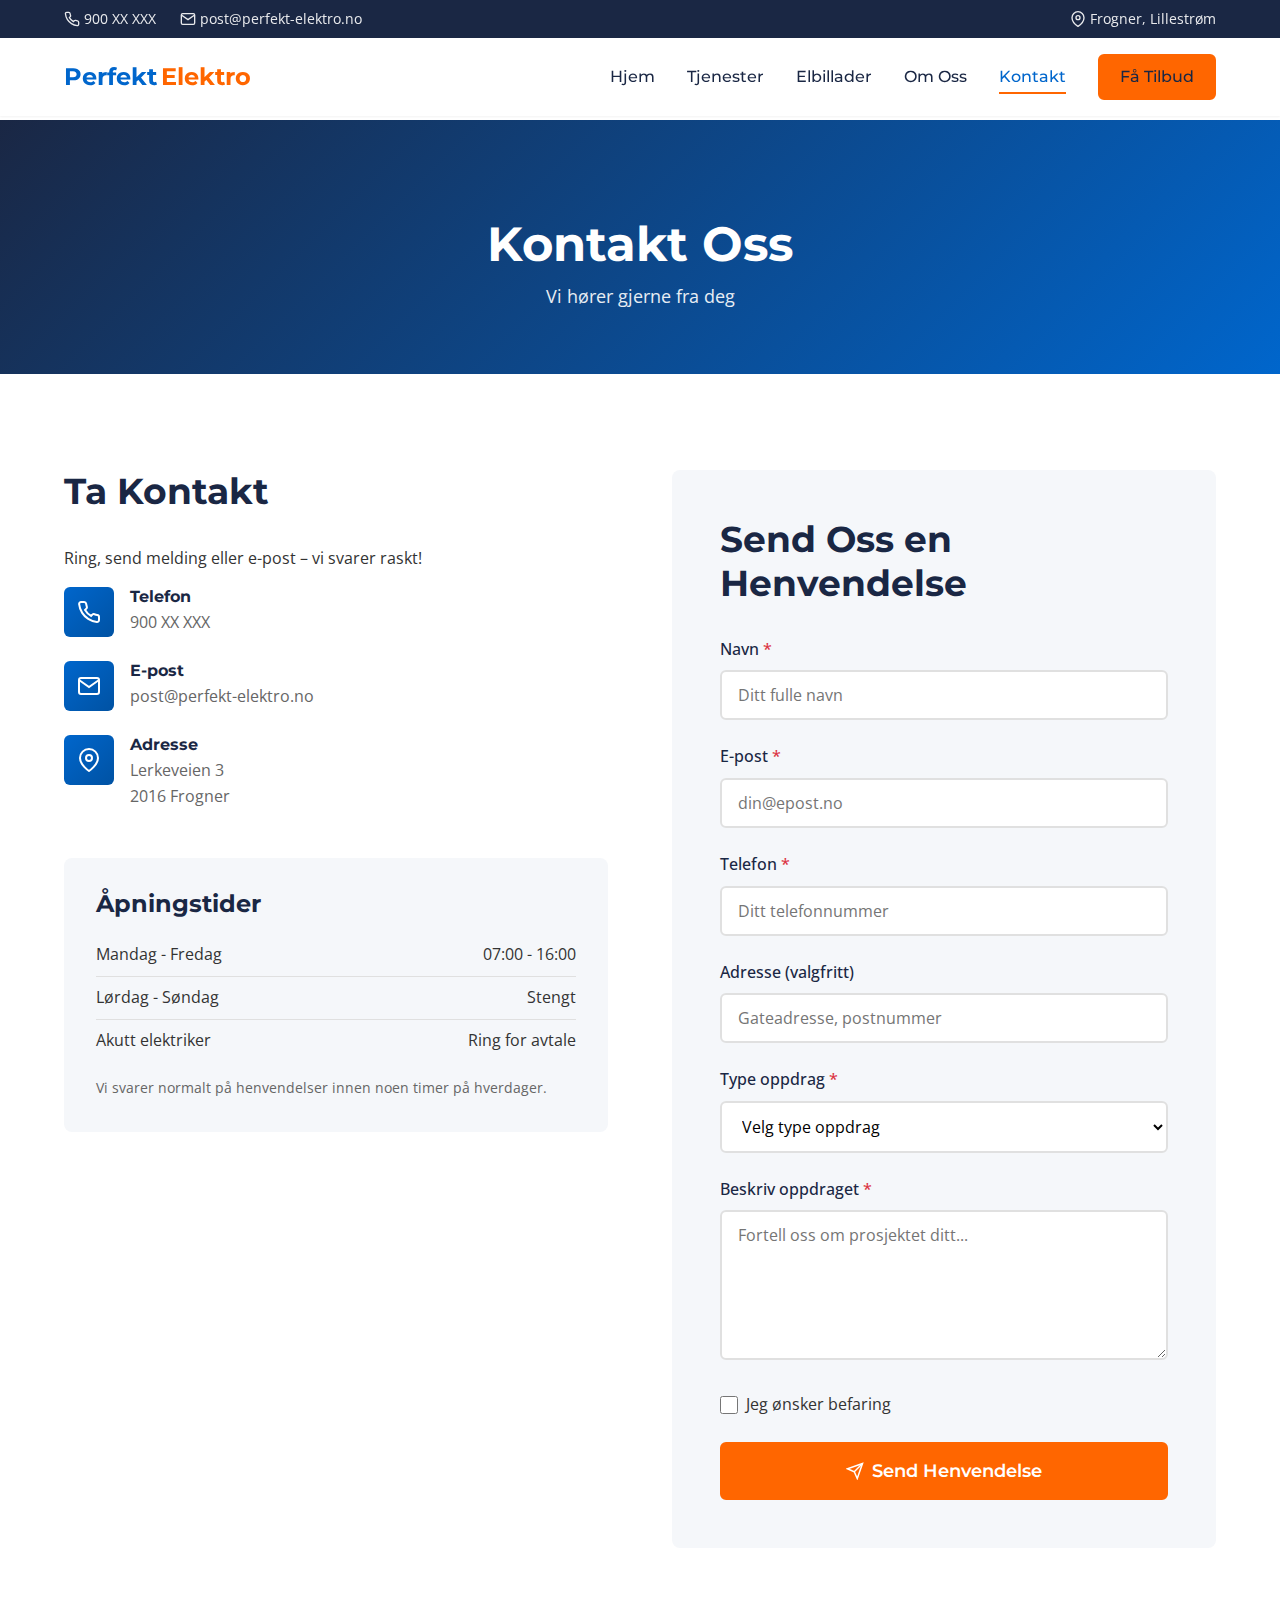
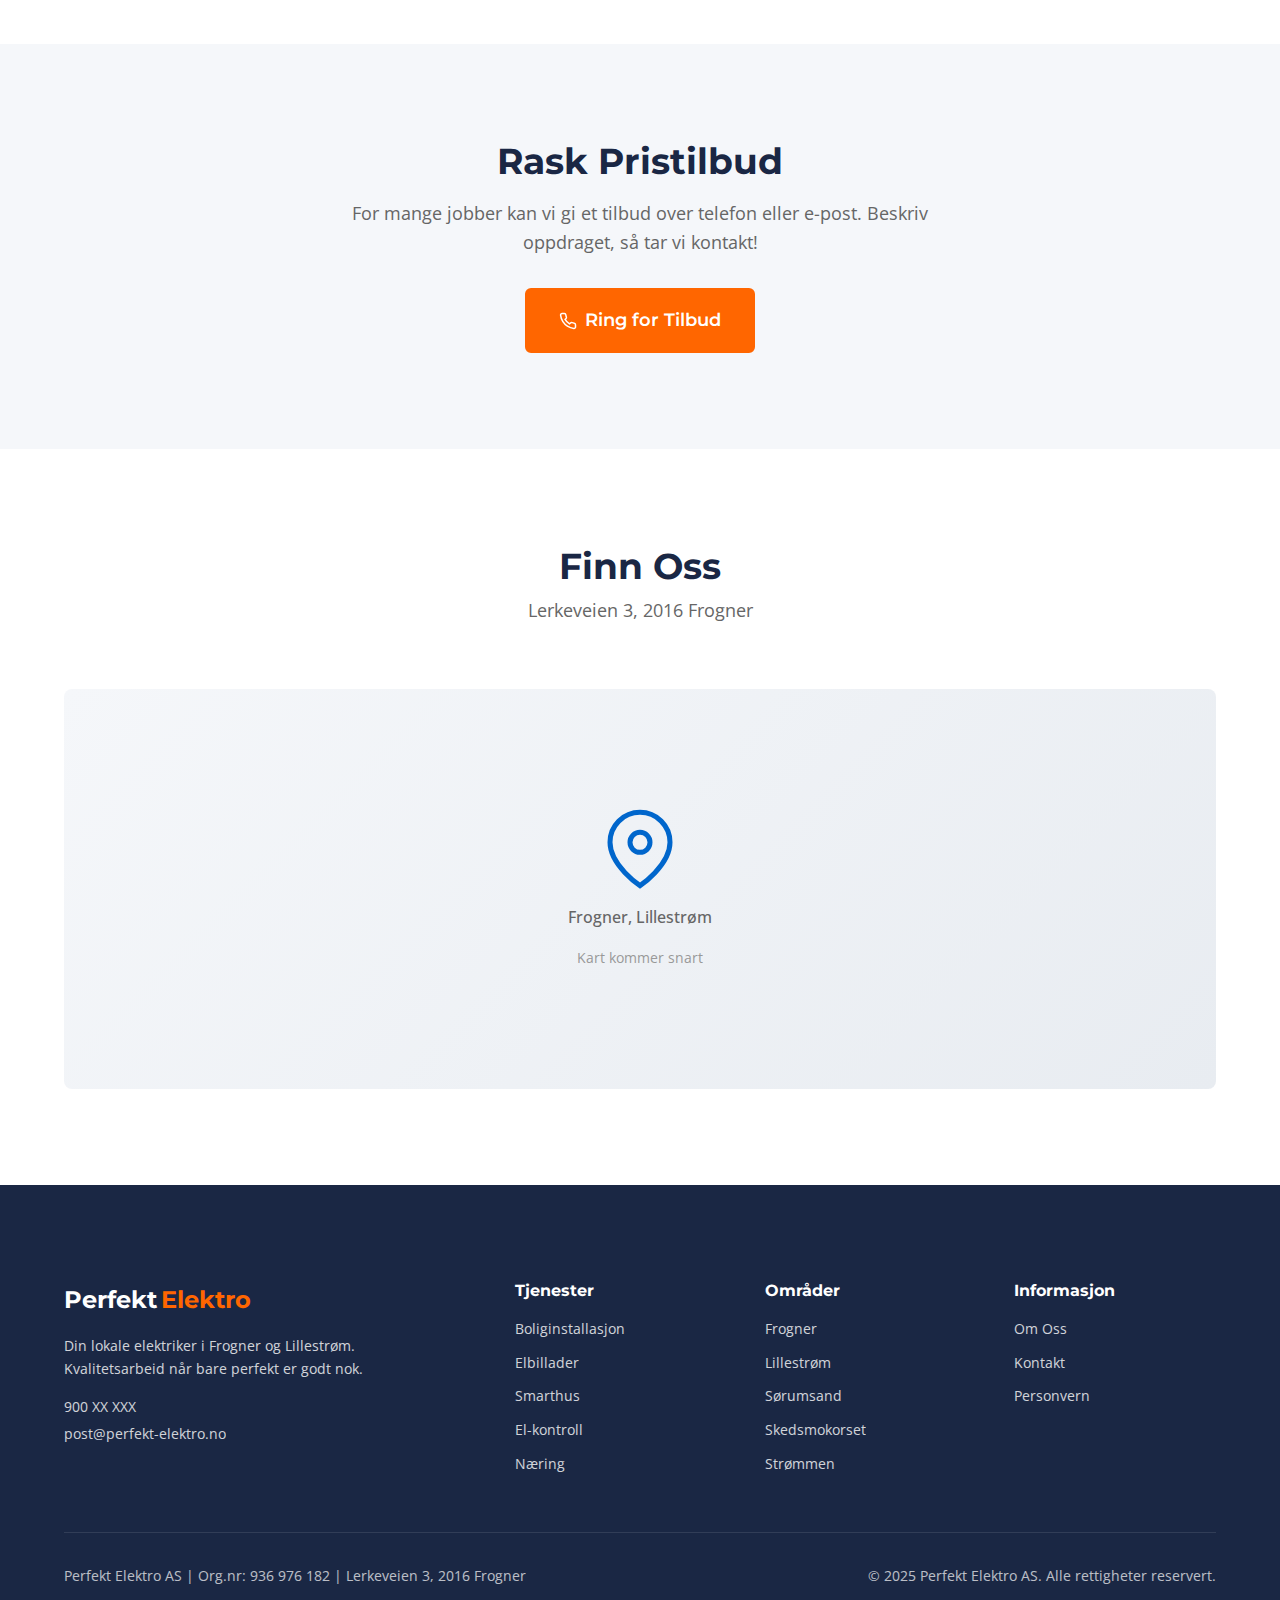
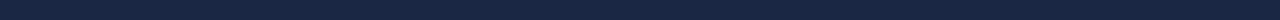
<file: kontakt.html>
<!DOCTYPE html>
<html lang="nb">
<head>
    <meta charset="UTF-8">
    <meta name="viewport" content="width=device-width, initial-scale=1.0">
    <title>Kontakt Elektriker Lillestrøm | Perfekt Elektro | Gratis Tilbud</title>
    <meta name="description" content="Kontakt Perfekt Elektro for elektrikerarbeid i Frogner og Lillestrøm. Ring for gratis tilbud. Rask respons!">
    <meta name="keywords" content="kontakt elektriker, elektriker lillestrøm, elektriker frogner, gratis tilbud elektriker">
    <meta name="author" content="Perfekt Elektro AS">
    <meta name="robots" content="index, follow">

    <!-- Open Graph -->
    <meta property="og:title" content="Kontakt Perfekt Elektro AS">
    <meta property="og:description" content="Kontakt oss for elektrikerarbeid i Frogner og Lillestrøm. Gratis tilbud, rask respons!">
    <meta property="og:type" content="website">
    <meta property="og:url" content="https://perfekt-elektro.no/kontakt">

    <!-- Favicon -->
    <link rel="icon" type="image/x-icon" href="favicon.ico">

    <!-- Google Fonts -->
    <link rel="preconnect" href="https://fonts.googleapis.com">
    <link rel="preconnect" href="https://fonts.gstatic.com" crossorigin>
    <link href="https://fonts.googleapis.com/css2?family=Montserrat:wght@400;500;600;700&family=Open+Sans:wght@400;500;600&display=swap" rel="stylesheet">

    <!-- Stylesheets -->
    <link rel="stylesheet" href="css/style.css">
    <link rel="stylesheet" href="css/responsive.css">
</head>
<body>
    <!-- Header -->
    <header class="header">
        <div class="top-bar">
            <div class="container">
                <div class="top-bar-content">
                    <div class="contact-info">
                        <a href="tel:+4790000000" class="contact-item">
                            <svg class="icon" viewBox="0 0 24 24" fill="none" stroke="currentColor" stroke-width="2">
                                <path d="M22 16.92v3a2 2 0 01-2.18 2 19.79 19.79 0 01-8.63-3.07 19.5 19.5 0 01-6-6 19.79 19.79 0 01-3.07-8.67A2 2 0 014.11 2h3a2 2 0 012 1.72 12.84 12.84 0 00.7 2.81 2 2 0 01-.45 2.11L8.09 9.91a16 16 0 006 6l1.27-1.27a2 2 0 012.11-.45 12.84 12.84 0 002.81.7A2 2 0 0122 16.92z"/>
                            </svg>
                            <span>900 XX XXX</span>
                        </a>
                        <a href="mailto:post@perfekt-elektro.no" class="contact-item">
                            <svg class="icon" viewBox="0 0 24 24" fill="none" stroke="currentColor" stroke-width="2">
                                <path d="M4 4h16c1.1 0 2 .9 2 2v12c0 1.1-.9 2-2 2H4c-1.1 0-2-.9-2-2V6c0-1.1.9-2 2-2z"/>
                                <polyline points="22,6 12,13 2,6"/>
                            </svg>
                            <span>post@perfekt-elektro.no</span>
                        </a>
                    </div>
                    <div class="location">
                        <svg class="icon" viewBox="0 0 24 24" fill="none" stroke="currentColor" stroke-width="2">
                            <path d="M21 10c0 7-9 13-9 13s-9-6-9-13a9 9 0 0118 0z"/>
                            <circle cx="12" cy="10" r="3"/>
                        </svg>
                        <span>Frogner, Lillestrøm</span>
                    </div>
                </div>
            </div>
        </div>

        <nav class="navbar">
            <div class="container">
                <div class="nav-content">
                    <a href="index.html" class="logo">
                        <span class="logo-text">Perfekt</span>
                        <span class="logo-accent">Elektro</span>
                    </a>

                    <button class="mobile-menu-btn" aria-label="Meny">
                        <span></span>
                        <span></span>
                        <span></span>
                    </button>

                    <ul class="nav-menu">
                        <li><a href="index.html">Hjem</a></li>
                        <li><a href="tjenester.html">Tjenester</a></li>
                        <li><a href="elbillader.html">Elbillader</a></li>
                        <li><a href="om-oss.html">Om Oss</a></li>
                        <li><a href="kontakt.html" class="active">Kontakt</a></li>
                        <li><a href="kontakt.html" class="btn btn-primary nav-cta">Få Tilbud</a></li>
                    </ul>
                </div>
            </div>
        </nav>
    </header>

    <!-- Page Header -->
    <section class="page-header">
        <div class="container">
            <h1>Kontakt Oss</h1>
            <p>Vi hører gjerne fra deg</p>
        </div>
    </section>

    <!-- Contact Section -->
    <section class="section">
        <div class="container">
            <div class="contact-grid">
                <!-- Contact Info -->
                <div class="contact-info-section">
                    <h2>Ta Kontakt</h2>
                    <p>Ring, send melding eller e-post – vi svarer raskt!</p>

                    <div class="contact-info-list">
                        <div class="contact-info-item">
                            <div class="contact-info-icon">
                                <svg viewBox="0 0 24 24" fill="none" stroke="currentColor" stroke-width="2">
                                    <path d="M22 16.92v3a2 2 0 01-2.18 2 19.79 19.79 0 01-8.63-3.07 19.5 19.5 0 01-6-6 19.79 19.79 0 01-3.07-8.67A2 2 0 014.11 2h3a2 2 0 012 1.72 12.84 12.84 0 00.7 2.81 2 2 0 01-.45 2.11L8.09 9.91a16 16 0 006 6l1.27-1.27a2 2 0 012.11-.45 12.84 12.84 0 002.81.7A2 2 0 0122 16.92z"/>
                                </svg>
                            </div>
                            <div class="contact-info-content">
                                <h4>Telefon</h4>
                                <a href="tel:+4790000000">900 XX XXX</a>
                            </div>
                        </div>

                        <div class="contact-info-item">
                            <div class="contact-info-icon">
                                <svg viewBox="0 0 24 24" fill="none" stroke="currentColor" stroke-width="2">
                                    <path d="M4 4h16c1.1 0 2 .9 2 2v12c0 1.1-.9 2-2 2H4c-1.1 0-2-.9-2-2V6c0-1.1.9-2 2-2z"/>
                                    <polyline points="22,6 12,13 2,6"/>
                                </svg>
                            </div>
                            <div class="contact-info-content">
                                <h4>E-post</h4>
                                <a href="mailto:post@perfekt-elektro.no">post@perfekt-elektro.no</a>
                            </div>
                        </div>

                        <div class="contact-info-item">
                            <div class="contact-info-icon">
                                <svg viewBox="0 0 24 24" fill="none" stroke="currentColor" stroke-width="2">
                                    <path d="M21 10c0 7-9 13-9 13s-9-6-9-13a9 9 0 0118 0z"/>
                                    <circle cx="12" cy="10" r="3"/>
                                </svg>
                            </div>
                            <div class="contact-info-content">
                                <h4>Adresse</h4>
                                <p>Lerkeveien 3<br>2016 Frogner</p>
                            </div>
                        </div>
                    </div>

                    <div class="contact-hours">
                        <h3>Åpningstider</h3>
                        <ul class="hours-list">
                            <li>
                                <span>Mandag - Fredag</span>
                                <span>07:00 - 16:00</span>
                            </li>
                            <li>
                                <span>Lørdag - Søndag</span>
                                <span>Stengt</span>
                            </li>
                            <li>
                                <span>Akutt elektriker</span>
                                <span>Ring for avtale</span>
                            </li>
                        </ul>
                        <p style="margin-top: var(--space-md); font-size: var(--fs-small); color: var(--color-text-light);">Vi svarer normalt på henvendelser innen noen timer på hverdager.</p>
                    </div>
                </div>

                <!-- Contact Form -->
                <div class="contact-form-section">
                    <h2>Send Oss en Henvendelse</h2>

                    <form id="contact-form" class="contact-form">
                        <div class="form-group">
                            <label for="name" class="form-label required">Navn</label>
                            <input type="text" id="name" name="name" class="form-input" required placeholder="Ditt fulle navn">
                        </div>

                        <div class="form-group">
                            <label for="email" class="form-label required">E-post</label>
                            <input type="email" id="email" name="email" class="form-input" required placeholder="din@epost.no">
                        </div>

                        <div class="form-group">
                            <label for="phone" class="form-label required">Telefon</label>
                            <input type="tel" id="phone" name="phone" class="form-input" required placeholder="Ditt telefonnummer">
                        </div>

                        <div class="form-group">
                            <label for="address" class="form-label">Adresse (valgfritt)</label>
                            <input type="text" id="address" name="address" class="form-input" placeholder="Gateadresse, postnummer">
                        </div>

                        <div class="form-group">
                            <label for="jobType" class="form-label required">Type oppdrag</label>
                            <select id="jobType" name="jobType" class="form-select" required>
                                <option value="">Velg type oppdrag</option>
                                <option value="sikringsskap">Sikringsskap/Oppgradering</option>
                                <option value="elbillader">Elbillader</option>
                                <option value="smarthus">Smarthus</option>
                                <option value="el-sjekk">El-sjekk</option>
                                <option value="feilsoking">Feilsøking/Reparasjon</option>
                                <option value="nyinstallasjon">Nyinstallasjon</option>
                                <option value="naering">Næring/Bedrift</option>
                                <option value="annet">Annet</option>
                            </select>
                        </div>

                        <div class="form-group">
                            <label for="description" class="form-label required">Beskriv oppdraget</label>
                            <textarea id="description" name="description" class="form-textarea" required placeholder="Fortell oss om prosjektet ditt..."></textarea>
                        </div>

                        <div class="form-group">
                            <label class="form-checkbox">
                                <input type="checkbox" id="siteVisit" name="siteVisit">
                                <span>Jeg ønsker befaring</span>
                            </label>
                        </div>

                        <button type="submit" class="btn btn-primary btn-lg" style="width: 100%;">
                            <svg class="icon" viewBox="0 0 24 24" fill="none" stroke="currentColor" stroke-width="2">
                                <line x1="22" y1="2" x2="11" y2="13"/>
                                <polygon points="22 2 15 22 11 13 2 9 22 2"/>
                            </svg>
                            Send Henvendelse
                        </button>
                    </form>

                    <!-- Success Message (hidden by default) -->
                    <div id="form-success" class="form-success" style="display: none;">
                        <h3>Takk for din henvendelse!</h3>
                        <p>Vi har mottatt meldingen din og kontakter deg så snart som mulig, normalt innen samme dag.</p>
                        <p style="margin-top: var(--space-md);">Haster det? Ring oss direkte på <a href="tel:+4790000000" style="color: var(--color-accent); text-decoration: underline;">900 XX XXX</a>.</p>
                    </div>
                </div>
            </div>
        </div>
    </section>

    <!-- Quick Quote Section -->
    <section class="section bg-light">
        <div class="container">
            <div class="cta-content">
                <h2>Rask Pristilbud</h2>
                <p>For mange jobber kan vi gi et tilbud over telefon eller e-post. Beskriv oppdraget, så tar vi kontakt!</p>
                <div class="cta-buttons" style="margin-top: var(--space-xl);">
                    <a href="tel:+4790000000" class="btn btn-primary btn-lg">
                        <svg class="icon" viewBox="0 0 24 24" fill="none" stroke="currentColor" stroke-width="2">
                            <path d="M22 16.92v3a2 2 0 01-2.18 2 19.79 19.79 0 01-8.63-3.07 19.5 19.5 0 01-6-6 19.79 19.79 0 01-3.07-8.67A2 2 0 014.11 2h3a2 2 0 012 1.72 12.84 12.84 0 00.7 2.81 2 2 0 01-.45 2.11L8.09 9.91a16 16 0 006 6l1.27-1.27a2 2 0 012.11-.45 12.84 12.84 0 002.81.7A2 2 0 0122 16.92z"/>
                        </svg>
                        Ring for Tilbud
                    </a>
                </div>
            </div>
        </div>
    </section>

    <!-- Map Section -->
    <section class="section">
        <div class="container">
            <div class="section-header">
                <h2>Finn Oss</h2>
                <p>Lerkeveien 3, 2016 Frogner</p>
            </div>

            <div class="map-placeholder" style="max-width: 100%; height: 400px;">
                <svg viewBox="0 0 24 24" fill="none" stroke="currentColor" stroke-width="1.5">
                    <path d="M21 10c0 7-9 13-9 13s-9-6-9-13a9 9 0 0118 0z"/>
                    <circle cx="12" cy="10" r="3"/>
                </svg>
                <span>Frogner, Lillestrøm</span>
                <p style="margin-top: var(--space-md); font-size: var(--fs-small); color: var(--color-text-muted);">Kart kommer snart</p>
            </div>
        </div>
    </section>

    <!-- Footer -->
    <footer class="footer">
        <div class="container">
            <div class="footer-grid">
                <div class="footer-brand">
                    <a href="index.html" class="footer-logo">
                        <span class="logo-text">Perfekt</span>
                        <span class="logo-accent">Elektro</span>
                    </a>
                    <p>Din lokale elektriker i Frogner og Lillestrøm. Kvalitetsarbeid når bare perfekt er godt nok.</p>
                    <div class="footer-contact">
                        <a href="tel:+4790000000">900 XX XXX</a>
                        <a href="mailto:post@perfekt-elektro.no">post@perfekt-elektro.no</a>
                    </div>
                </div>

                <div class="footer-links">
                    <h4>Tjenester</h4>
                    <ul>
                        <li><a href="tjenester.html#boliginstallasjon">Boliginstallasjon</a></li>
                        <li><a href="elbillader.html">Elbillader</a></li>
                        <li><a href="tjenester.html#smarthus">Smarthus</a></li>
                        <li><a href="tjenester.html#el-kontroll">El-kontroll</a></li>
                        <li><a href="tjenester.html#naering">Næring</a></li>
                    </ul>
                </div>

                <div class="footer-links">
                    <h4>Områder</h4>
                    <ul>
                        <li><a href="#">Frogner</a></li>
                        <li><a href="#">Lillestrøm</a></li>
                        <li><a href="#">Sørumsand</a></li>
                        <li><a href="#">Skedsmokorset</a></li>
                        <li><a href="#">Strømmen</a></li>
                    </ul>
                </div>

                <div class="footer-links">
                    <h4>Informasjon</h4>
                    <ul>
                        <li><a href="om-oss.html">Om Oss</a></li>
                        <li><a href="kontakt.html">Kontakt</a></li>
                        <li><a href="#">Personvern</a></li>
                    </ul>
                </div>
            </div>

            <div class="footer-bottom">
                <div class="footer-info">
                    <p>Perfekt Elektro AS | Org.nr: 936 976 182 | Lerkeveien 3, 2016 Frogner</p>
                </div>
                <div class="footer-copyright">
                    <p>&copy; 2025 Perfekt Elektro AS. Alle rettigheter reservert.</p>
                </div>
            </div>
        </div>
    </footer>

    <script src="js/main.js"></script>
</body>
</html>
</file>
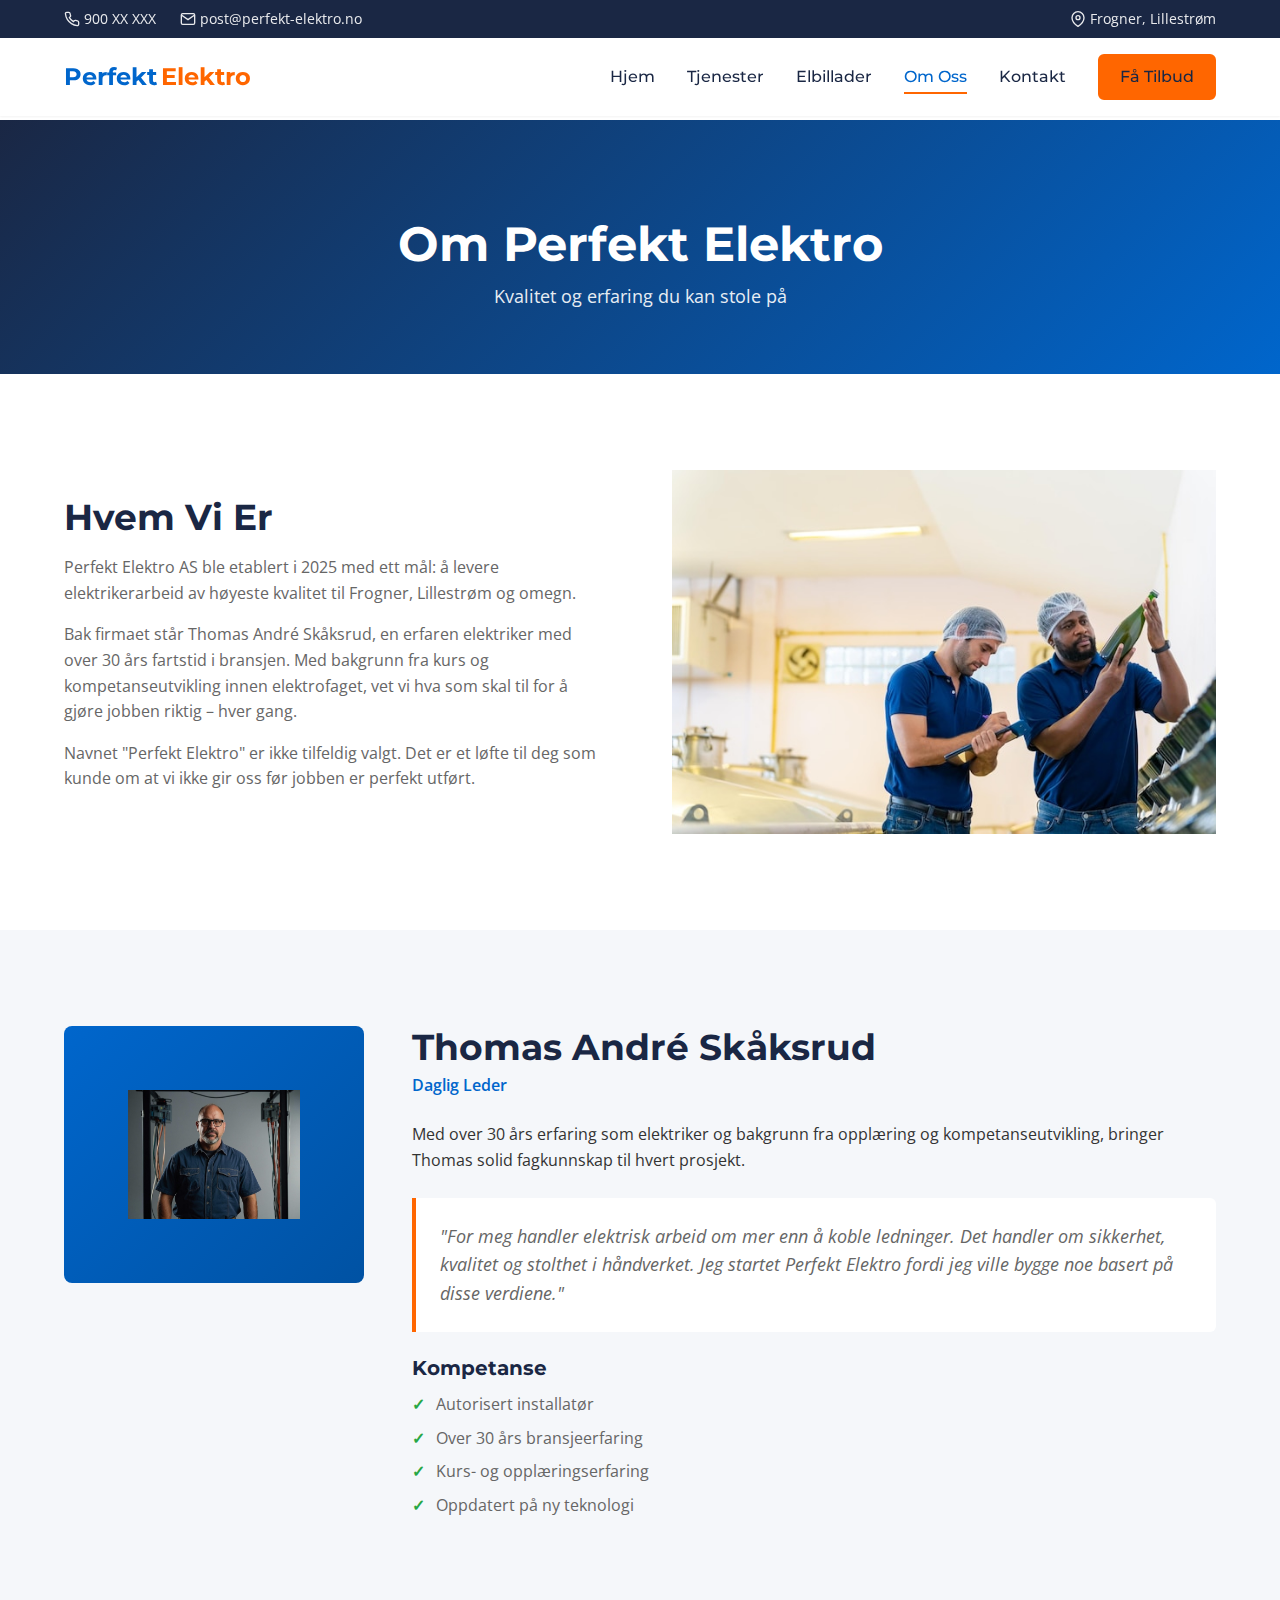
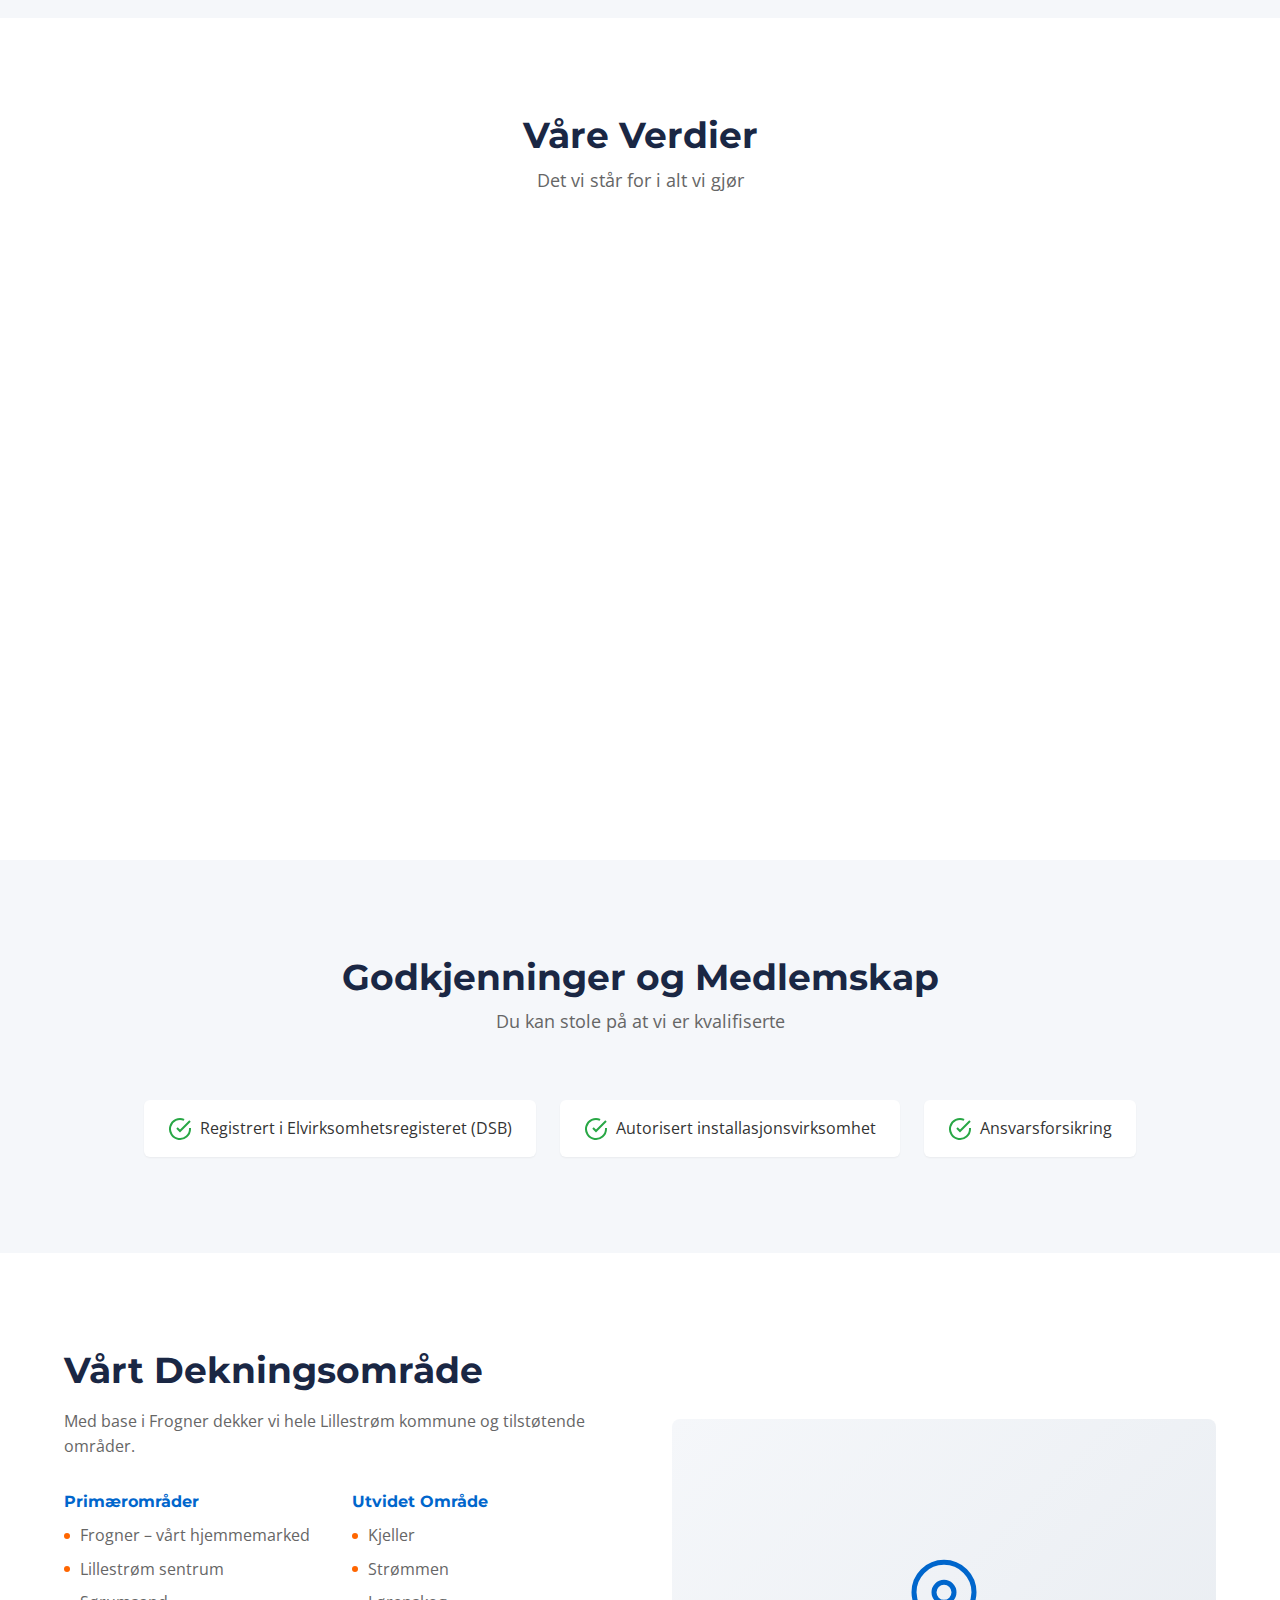
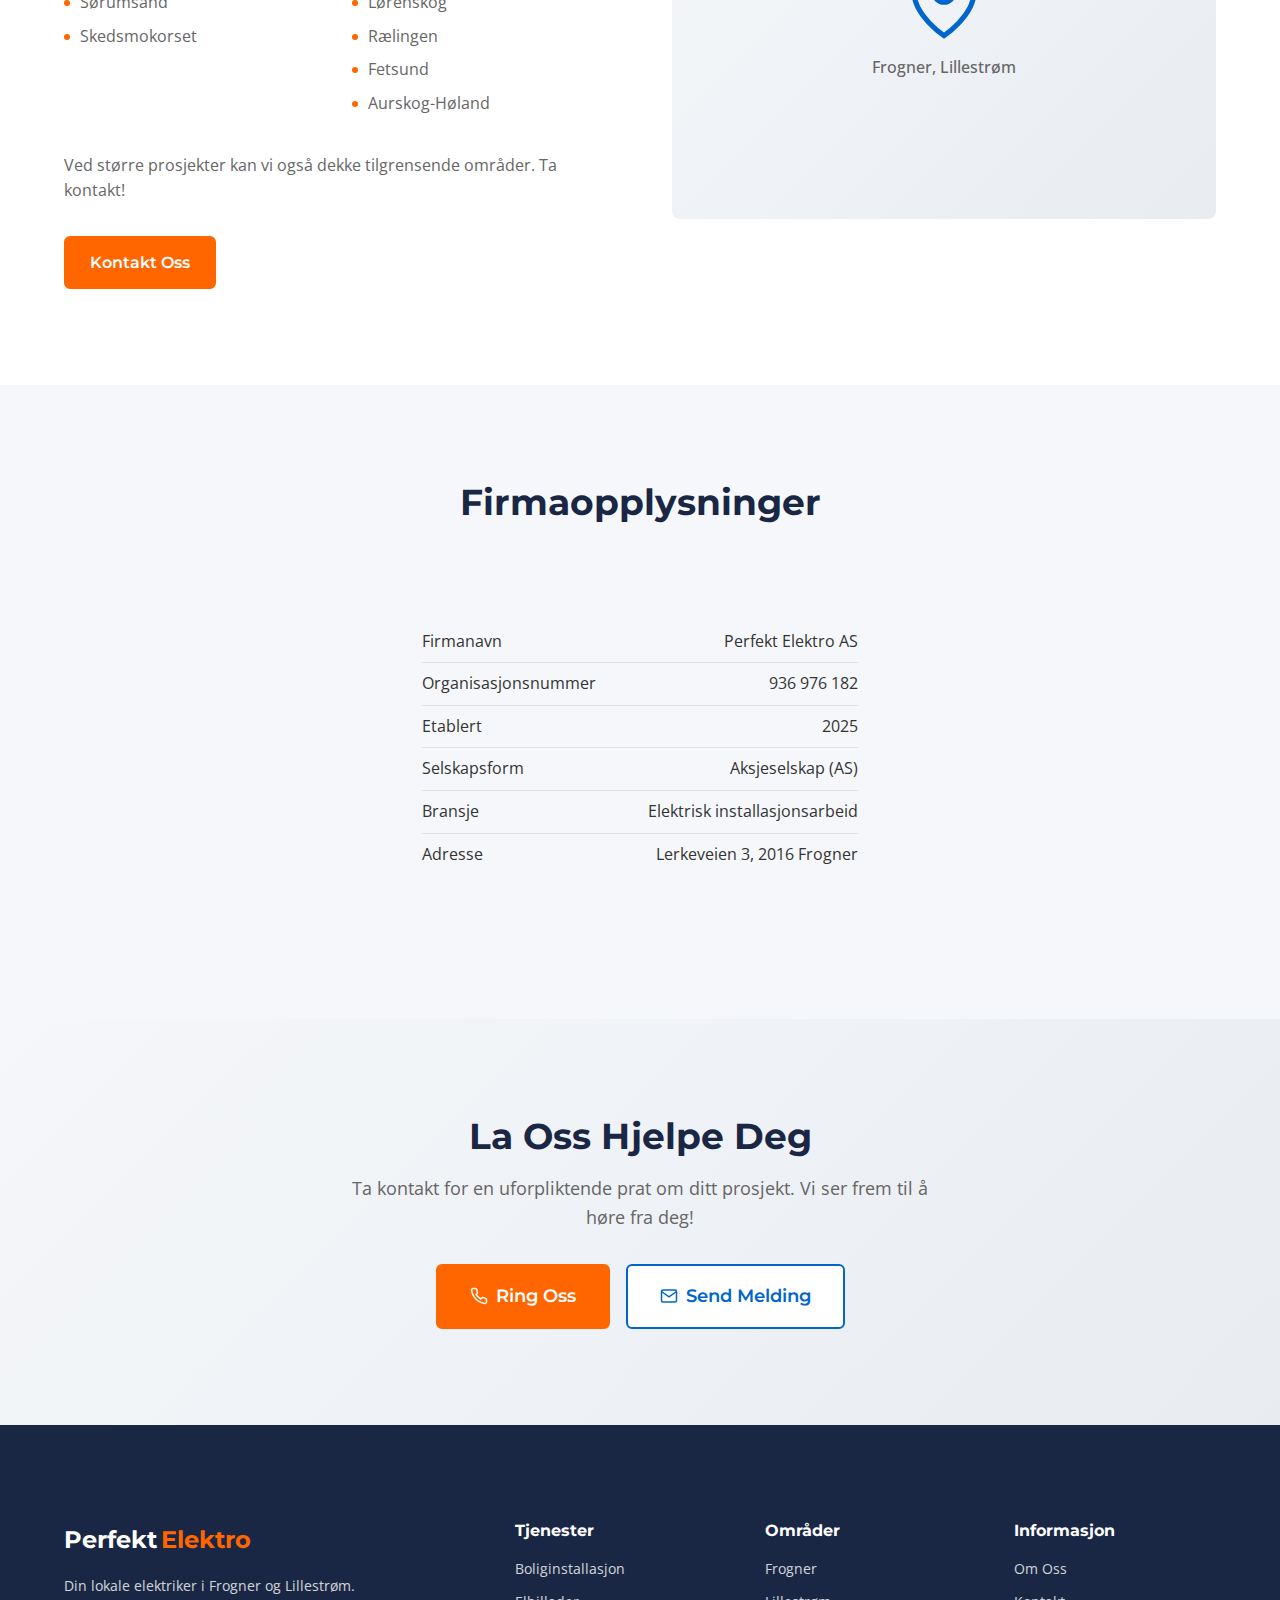
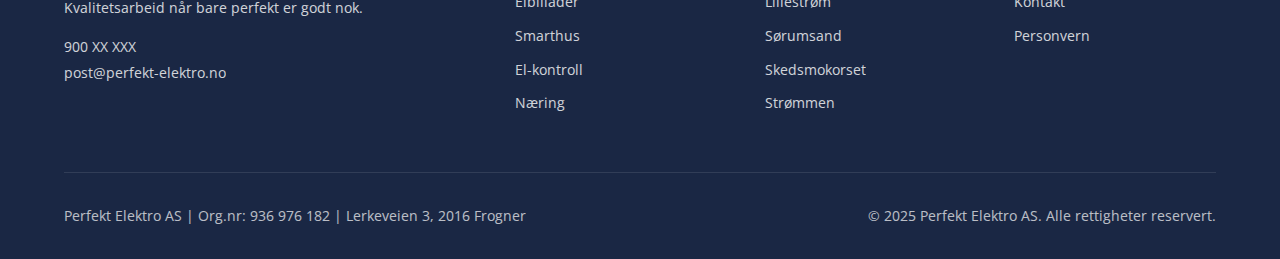
<file: om-oss.html>
<!DOCTYPE html>
<html lang="nb">
<head>
    <meta charset="UTF-8">
    <meta name="viewport" content="width=device-width, initial-scale=1.0">
    <title>Om Perfekt Elektro | Elektriker Frogner | Erfaring og Kvalitet</title>
    <meta name="description" content="Over 30 års erfaring. Autorisert elektriker i Frogner og Lillestrøm. Kvalitetsarbeid med øye for detaljer.">
    <meta name="keywords" content="om perfekt elektro, elektriker frogner, autorisert elektriker, erfaren elektriker lillestrøm">
    <meta name="author" content="Perfekt Elektro AS">
    <meta name="robots" content="index, follow">

    <!-- Open Graph -->
    <meta property="og:title" content="Om Perfekt Elektro AS | Elektriker Frogner og Lillestrøm">
    <meta property="og:description" content="Over 30 års erfaring. Autorisert elektriker. Kvalitetsarbeid med øye for detaljer.">
    <meta property="og:type" content="website">
    <meta property="og:url" content="https://perfekt-elektro.no/om-oss">

    <!-- Favicon -->
    <link rel="icon" type="image/x-icon" href="favicon.ico">

    <!-- Google Fonts -->
    <link rel="preconnect" href="https://fonts.googleapis.com">
    <link rel="preconnect" href="https://fonts.gstatic.com" crossorigin>
    <link href="https://fonts.googleapis.com/css2?family=Montserrat:wght@400;500;600;700&family=Open+Sans:wght@400;500;600&display=swap" rel="stylesheet">

    <!-- Stylesheets -->
    <link rel="stylesheet" href="css/style.css">
    <link rel="stylesheet" href="css/responsive.css">
</head>
<body>
    <!-- Header -->
    <header class="header">
        <div class="top-bar">
            <div class="container">
                <div class="top-bar-content">
                    <div class="contact-info">
                        <a href="tel:+4790000000" class="contact-item">
                            <svg class="icon" viewBox="0 0 24 24" fill="none" stroke="currentColor" stroke-width="2">
                                <path d="M22 16.92v3a2 2 0 01-2.18 2 19.79 19.79 0 01-8.63-3.07 19.5 19.5 0 01-6-6 19.79 19.79 0 01-3.07-8.67A2 2 0 014.11 2h3a2 2 0 012 1.72 12.84 12.84 0 00.7 2.81 2 2 0 01-.45 2.11L8.09 9.91a16 16 0 006 6l1.27-1.27a2 2 0 012.11-.45 12.84 12.84 0 002.81.7A2 2 0 0122 16.92z"/>
                            </svg>
                            <span>900 XX XXX</span>
                        </a>
                        <a href="mailto:post@perfekt-elektro.no" class="contact-item">
                            <svg class="icon" viewBox="0 0 24 24" fill="none" stroke="currentColor" stroke-width="2">
                                <path d="M4 4h16c1.1 0 2 .9 2 2v12c0 1.1-.9 2-2 2H4c-1.1 0-2-.9-2-2V6c0-1.1.9-2 2-2z"/>
                                <polyline points="22,6 12,13 2,6"/>
                            </svg>
                            <span>post@perfekt-elektro.no</span>
                        </a>
                    </div>
                    <div class="location">
                        <svg class="icon" viewBox="0 0 24 24" fill="none" stroke="currentColor" stroke-width="2">
                            <path d="M21 10c0 7-9 13-9 13s-9-6-9-13a9 9 0 0118 0z"/>
                            <circle cx="12" cy="10" r="3"/>
                        </svg>
                        <span>Frogner, Lillestrøm</span>
                    </div>
                </div>
            </div>
        </div>

        <nav class="navbar">
            <div class="container">
                <div class="nav-content">
                    <a href="index.html" class="logo">
                        <span class="logo-text">Perfekt</span>
                        <span class="logo-accent">Elektro</span>
                    </a>

                    <button class="mobile-menu-btn" aria-label="Meny">
                        <span></span>
                        <span></span>
                        <span></span>
                    </button>

                    <ul class="nav-menu">
                        <li><a href="index.html">Hjem</a></li>
                        <li><a href="tjenester.html">Tjenester</a></li>
                        <li><a href="elbillader.html">Elbillader</a></li>
                        <li><a href="om-oss.html" class="active">Om Oss</a></li>
                        <li><a href="kontakt.html">Kontakt</a></li>
                        <li><a href="kontakt.html" class="btn btn-primary nav-cta">Få Tilbud</a></li>
                    </ul>
                </div>
            </div>
        </nav>
    </header>

    <!-- Page Header -->
    <section class="page-header">
        <div class="container">
            <h1>Om Perfekt Elektro</h1>
            <p>Kvalitet og erfaring du kan stole på</p>
        </div>
    </section>

    <!-- About Intro -->
    <section class="section">
        <div class="container">
            <div class="about-intro">
                <div class="about-text">
                    <h2>Hvem Vi Er</h2>
                    <p>Perfekt Elektro AS ble etablert i 2025 med ett mål: å levere elektrikerarbeid av høyeste kvalitet til Frogner, Lillestrøm og omegn.</p>
                    <p>Bak firmaet står Thomas André Skåksrud, en erfaren elektriker med over 30 års fartstid i bransjen. Med bakgrunn fra kurs og kompetanseutvikling innen elektrofaget, vet vi hva som skal til for å gjøre jobben riktig – hver gang.</p>
                    <p>Navnet "Perfekt Elektro" er ikke tilfeldig valgt. Det er et løfte til deg som kunde om at vi ikke gir oss før jobben er perfekt utført.</p>
                </div>
                <div class="about-image">
                    <img src="images/about/team.jpg" alt="Perfekt Elektro teamet i arbeid" loading="lazy">
                </div>
            </div>
        </div>
    </section>

    <!-- Founder Section -->
    <section class="section founder-section">
        <div class="container">
            <div class="founder-content">
                <div class="founder-image">
                    <img src="images/about/founder.jpg" alt="Thomas Andre Skaksrud, daglig leder i Perfekt Elektro AS" loading="lazy">
                </div>
                <div class="founder-info">
                    <h2>Thomas André Skåksrud</h2>
                    <p class="founder-title">Daglig Leder</p>

                    <p>Med over 30 års erfaring som elektriker og bakgrunn fra opplæring og kompetanseutvikling, bringer Thomas solid fagkunnskap til hvert prosjekt.</p>

                    <blockquote class="founder-quote">
                        "For meg handler elektrisk arbeid om mer enn å koble ledninger. Det handler om sikkerhet, kvalitet og stolthet i håndverket. Jeg startet Perfekt Elektro fordi jeg ville bygge noe basert på disse verdiene."
                    </blockquote>

                    <div class="founder-skills">
                        <h4>Kompetanse</h4>
                        <ul>
                            <li>Autorisert installatør</li>
                            <li>Over 30 års bransjeerfaring</li>
                            <li>Kurs- og opplæringserfaring</li>
                            <li>Oppdatert på ny teknologi</li>
                        </ul>
                    </div>
                </div>
            </div>
        </div>
    </section>

    <!-- Values Section -->
    <section class="section">
        <div class="container">
            <div class="section-header">
                <h2>Våre Verdier</h2>
                <p>Det vi står for i alt vi gjør</p>
            </div>

            <div class="values-grid">
                <div class="value-card">
                    <div class="value-icon">
                        <svg viewBox="0 0 24 24" fill="none" stroke="currentColor" stroke-width="2">
                            <path d="M12 2l3.09 6.26L22 9.27l-5 4.87 1.18 6.88L12 17.77l-6.18 3.25L7 14.14 2 9.27l6.91-1.01L12 2z"/>
                        </svg>
                    </div>
                    <h3>Kvalitet</h3>
                    <p>Navnet forplikter. Vi leverer ikke før jobben er perfekt.</p>
                </div>

                <div class="value-card">
                    <div class="value-icon">
                        <svg viewBox="0 0 24 24" fill="none" stroke="currentColor" stroke-width="2">
                            <path d="M12 22s8-4 8-10V5l-8-3-8 3v7c0 6 8 10 8 10z"/>
                        </svg>
                    </div>
                    <h3>Sikkerhet</h3>
                    <p>Elektrisk sikkerhet er ikke noe vi kompromisser på. Alt etter forskrift, alltid.</p>
                </div>

                <div class="value-card">
                    <div class="value-icon">
                        <svg viewBox="0 0 24 24" fill="none" stroke="currentColor" stroke-width="2">
                            <path d="M22 11.08V12a10 10 0 11-5.93-9.14"/>
                            <polyline points="22 4 12 14.01 9 11.01"/>
                        </svg>
                    </div>
                    <h3>Ærlighet</h3>
                    <p>Tydelige priser, ingen skjulte kostnader. Du vet hva du betaler for.</p>
                </div>

                <div class="value-card">
                    <div class="value-icon">
                        <svg viewBox="0 0 24 24" fill="none" stroke="currentColor" stroke-width="2">
                            <path d="M17 21v-2a4 4 0 00-4-4H5a4 4 0 00-4 4v2"/>
                            <circle cx="9" cy="7" r="4"/>
                            <path d="M23 21v-2a4 4 0 00-3-3.87"/>
                            <path d="M16 3.13a4 4 0 010 7.75"/>
                        </svg>
                    </div>
                    <h3>Service</h3>
                    <p>Vi er lett å få tak i, svarer på henvendelser og stiller opp når det trengs.</p>
                </div>

                <div class="value-card">
                    <div class="value-icon">
                        <svg viewBox="0 0 24 24" fill="none" stroke="currentColor" stroke-width="2">
                            <path d="M21 10c0 7-9 13-9 13s-9-6-9-13a9 9 0 0118 0z"/>
                            <circle cx="12" cy="10" r="3"/>
                        </svg>
                    </div>
                    <h3>Lokalt Engasjement</h3>
                    <p>Vi er en del av Frogner og Lillestrøm. Lokale kunder er viktigst for oss.</p>
                </div>
            </div>
        </div>
    </section>

    <!-- Certifications -->
    <section class="section bg-light">
        <div class="container">
            <div class="section-header">
                <h2>Godkjenninger og Medlemskap</h2>
                <p>Du kan stole på at vi er kvalifiserte</p>
            </div>

            <div class="certifications-list">
                <div class="cert-item">
                    <svg viewBox="0 0 24 24" fill="none" stroke="currentColor" stroke-width="2">
                        <path d="M22 11.08V12a10 10 0 11-5.93-9.14"/>
                        <polyline points="22 4 12 14.01 9 11.01"/>
                    </svg>
                    <span>Registrert i Elvirksomhetsregisteret (DSB)</span>
                </div>

                <div class="cert-item">
                    <svg viewBox="0 0 24 24" fill="none" stroke="currentColor" stroke-width="2">
                        <path d="M22 11.08V12a10 10 0 11-5.93-9.14"/>
                        <polyline points="22 4 12 14.01 9 11.01"/>
                    </svg>
                    <span>Autorisert installasjonsvirksomhet</span>
                </div>

                <div class="cert-item">
                    <svg viewBox="0 0 24 24" fill="none" stroke="currentColor" stroke-width="2">
                        <path d="M22 11.08V12a10 10 0 11-5.93-9.14"/>
                        <polyline points="22 4 12 14.01 9 11.01"/>
                    </svg>
                    <span>Ansvarsforsikring</span>
                </div>
            </div>
        </div>
    </section>

    <!-- Service Area -->
    <section class="section">
        <div class="container">
            <div class="area-content">
                <div class="area-text">
                    <h2>Vårt Dekningsområde</h2>
                    <p>Med base i Frogner dekker vi hele Lillestrøm kommune og tilstøtende områder.</p>

                    <div class="area-list">
                        <div class="area-column">
                            <h4>Primærområder</h4>
                            <ul>
                                <li>Frogner – vårt hjemmemarked</li>
                                <li>Lillestrøm sentrum</li>
                                <li>Sørumsand</li>
                                <li>Skedsmokorset</li>
                            </ul>
                        </div>
                        <div class="area-column">
                            <h4>Utvidet Område</h4>
                            <ul>
                                <li>Kjeller</li>
                                <li>Strømmen</li>
                                <li>Lørenskog</li>
                                <li>Rælingen</li>
                                <li>Fetsund</li>
                                <li>Aurskog-Høland</li>
                            </ul>
                        </div>
                    </div>

                    <p>Ved større prosjekter kan vi også dekke tilgrensende områder. Ta kontakt!</p>

                    <a href="kontakt.html" class="btn btn-primary">Kontakt Oss</a>
                </div>

                <div class="area-map">
                    <div class="map-placeholder">
                        <svg viewBox="0 0 24 24" fill="none" stroke="currentColor" stroke-width="1.5">
                            <path d="M21 10c0 7-9 13-9 13s-9-6-9-13a9 9 0 0118 0z"/>
                            <circle cx="12" cy="10" r="3"/>
                        </svg>
                        <span>Frogner, Lillestrøm</span>
                    </div>
                </div>
            </div>
        </div>
    </section>

    <!-- Company Info -->
    <section class="section bg-light">
        <div class="container">
            <div class="section-header">
                <h2>Firmaopplysninger</h2>
            </div>

            <div class="pricing-box" style="max-width: 500px; margin: 0 auto;">
                <ul class="pricing-list">
                    <li>
                        <span>Firmanavn</span>
                        <span>Perfekt Elektro AS</span>
                    </li>
                    <li>
                        <span>Organisasjonsnummer</span>
                        <span>936 976 182</span>
                    </li>
                    <li>
                        <span>Etablert</span>
                        <span>2025</span>
                    </li>
                    <li>
                        <span>Selskapsform</span>
                        <span>Aksjeselskap (AS)</span>
                    </li>
                    <li>
                        <span>Bransje</span>
                        <span>Elektrisk installasjonsarbeid</span>
                    </li>
                    <li>
                        <span>Adresse</span>
                        <span>Lerkeveien 3, 2016 Frogner</span>
                    </li>
                </ul>
            </div>
        </div>
    </section>

    <!-- CTA Section -->
    <section class="cta section">
        <div class="container">
            <div class="cta-content">
                <h2>La Oss Hjelpe Deg</h2>
                <p>Ta kontakt for en uforpliktende prat om ditt prosjekt. Vi ser frem til å høre fra deg!</p>
                <div class="cta-buttons">
                    <a href="tel:+4790000000" class="btn btn-primary btn-lg">
                        <svg class="icon" viewBox="0 0 24 24" fill="none" stroke="currentColor" stroke-width="2">
                            <path d="M22 16.92v3a2 2 0 01-2.18 2 19.79 19.79 0 01-8.63-3.07 19.5 19.5 0 01-6-6 19.79 19.79 0 01-3.07-8.67A2 2 0 014.11 2h3a2 2 0 012 1.72 12.84 12.84 0 00.7 2.81 2 2 0 01-.45 2.11L8.09 9.91a16 16 0 006 6l1.27-1.27a2 2 0 012.11-.45 12.84 12.84 0 002.81.7A2 2 0 0122 16.92z"/>
                        </svg>
                        Ring Oss
                    </a>
                    <a href="kontakt.html" class="btn btn-secondary btn-lg">
                        <svg class="icon" viewBox="0 0 24 24" fill="none" stroke="currentColor" stroke-width="2">
                            <path d="M4 4h16c1.1 0 2 .9 2 2v12c0 1.1-.9 2-2 2H4c-1.1 0-2-.9-2-2V6c0-1.1.9-2 2-2z"/>
                            <polyline points="22,6 12,13 2,6"/>
                        </svg>
                        Send Melding
                    </a>
                </div>
            </div>
        </div>
    </section>

    <!-- Footer -->
    <footer class="footer">
        <div class="container">
            <div class="footer-grid">
                <div class="footer-brand">
                    <a href="index.html" class="footer-logo">
                        <span class="logo-text">Perfekt</span>
                        <span class="logo-accent">Elektro</span>
                    </a>
                    <p>Din lokale elektriker i Frogner og Lillestrøm. Kvalitetsarbeid når bare perfekt er godt nok.</p>
                    <div class="footer-contact">
                        <a href="tel:+4790000000">900 XX XXX</a>
                        <a href="mailto:post@perfekt-elektro.no">post@perfekt-elektro.no</a>
                    </div>
                </div>

                <div class="footer-links">
                    <h4>Tjenester</h4>
                    <ul>
                        <li><a href="tjenester.html#boliginstallasjon">Boliginstallasjon</a></li>
                        <li><a href="elbillader.html">Elbillader</a></li>
                        <li><a href="tjenester.html#smarthus">Smarthus</a></li>
                        <li><a href="tjenester.html#el-kontroll">El-kontroll</a></li>
                        <li><a href="tjenester.html#naering">Næring</a></li>
                    </ul>
                </div>

                <div class="footer-links">
                    <h4>Områder</h4>
                    <ul>
                        <li><a href="#">Frogner</a></li>
                        <li><a href="#">Lillestrøm</a></li>
                        <li><a href="#">Sørumsand</a></li>
                        <li><a href="#">Skedsmokorset</a></li>
                        <li><a href="#">Strømmen</a></li>
                    </ul>
                </div>

                <div class="footer-links">
                    <h4>Informasjon</h4>
                    <ul>
                        <li><a href="om-oss.html">Om Oss</a></li>
                        <li><a href="kontakt.html">Kontakt</a></li>
                        <li><a href="#">Personvern</a></li>
                    </ul>
                </div>
            </div>

            <div class="footer-bottom">
                <div class="footer-info">
                    <p>Perfekt Elektro AS | Org.nr: 936 976 182 | Lerkeveien 3, 2016 Frogner</p>
                </div>
                <div class="footer-copyright">
                    <p>&copy; 2025 Perfekt Elektro AS. Alle rettigheter reservert.</p>
                </div>
            </div>
        </div>
    </footer>

    <script src="js/main.js"></script>
</body>
</html>
</file>
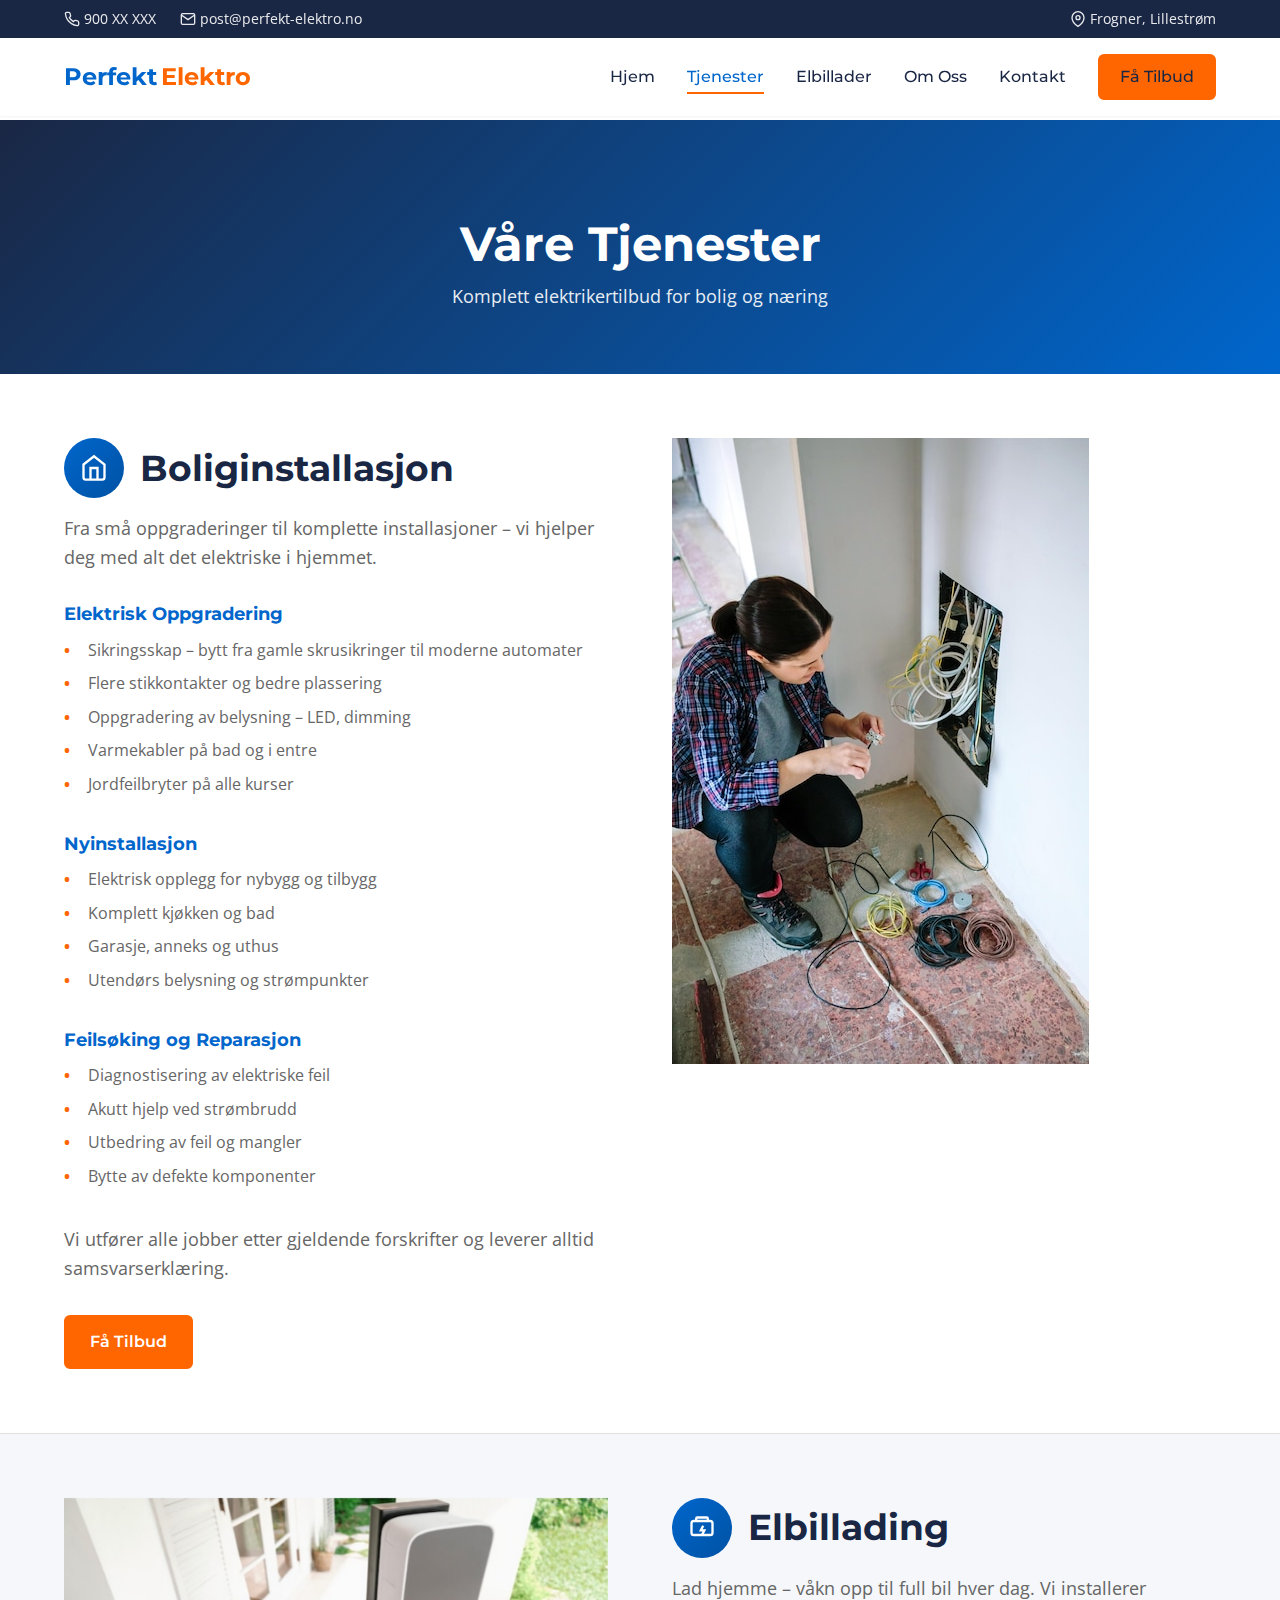
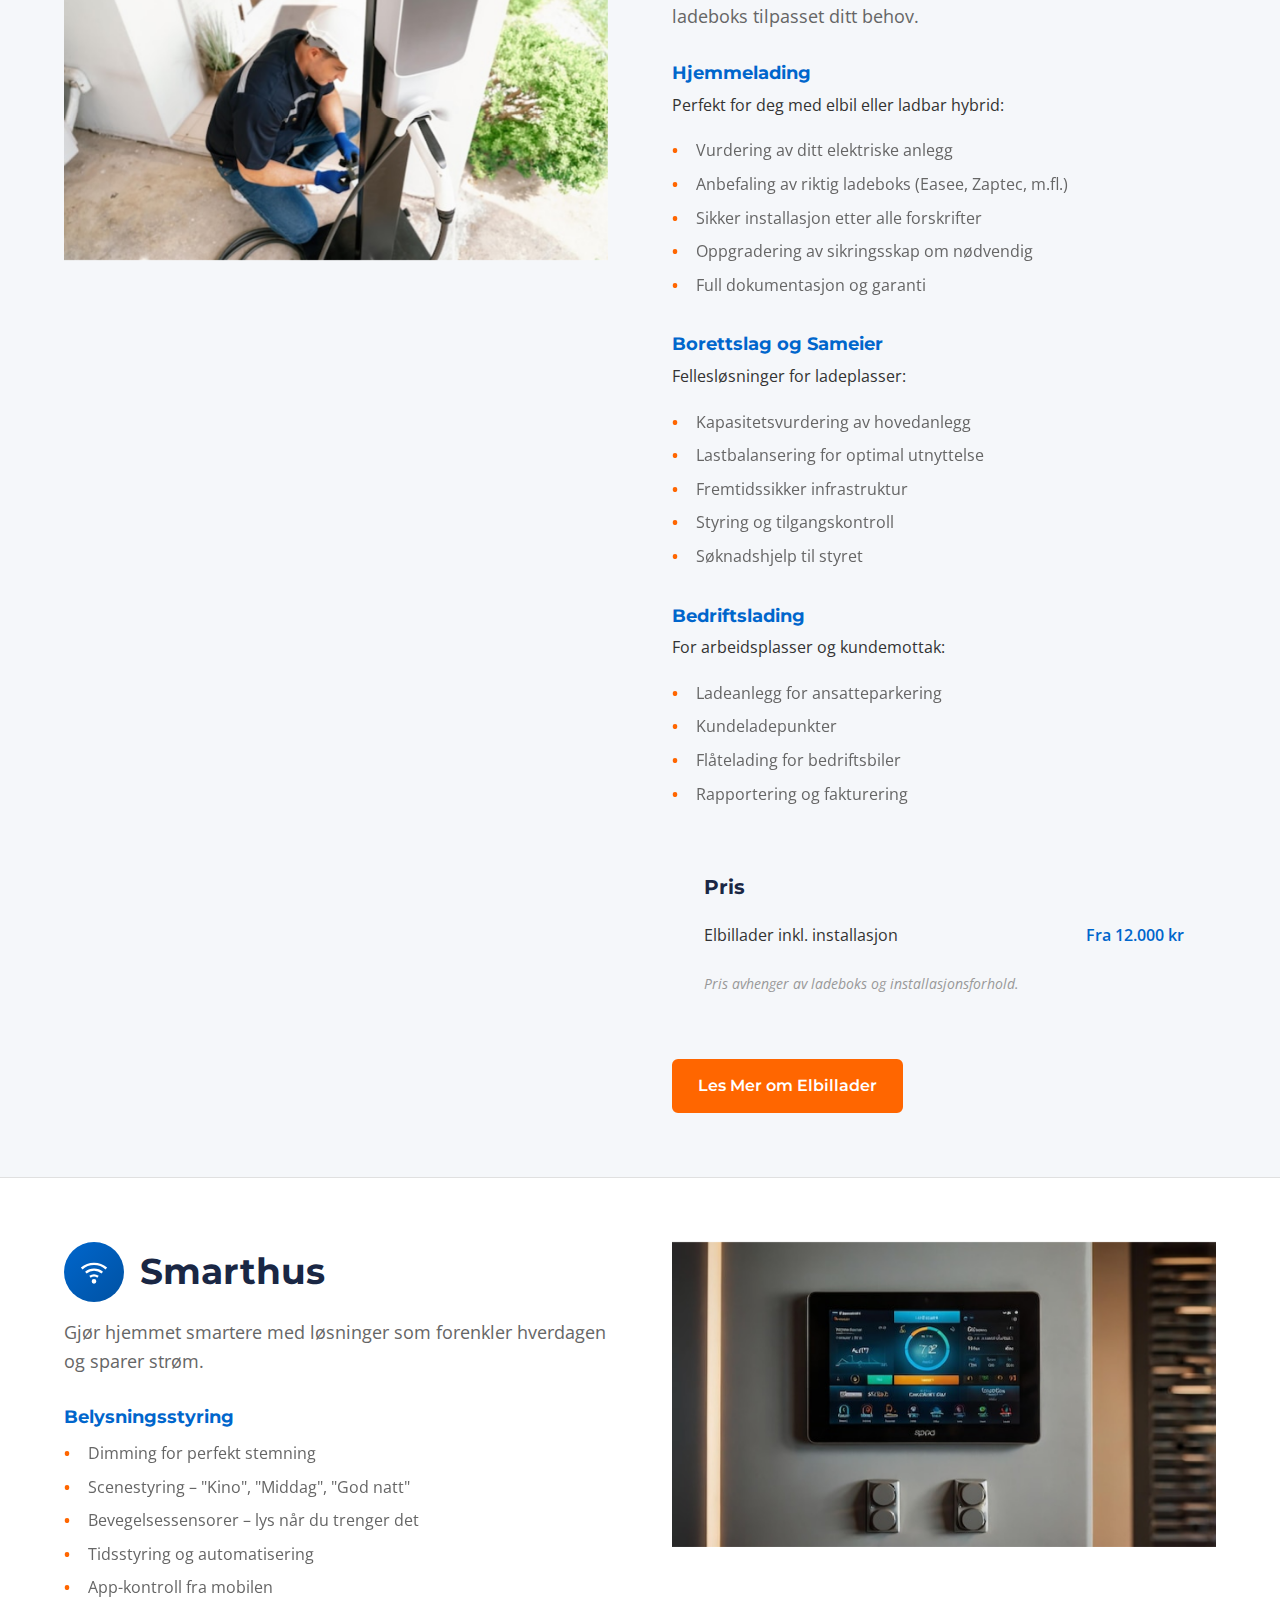
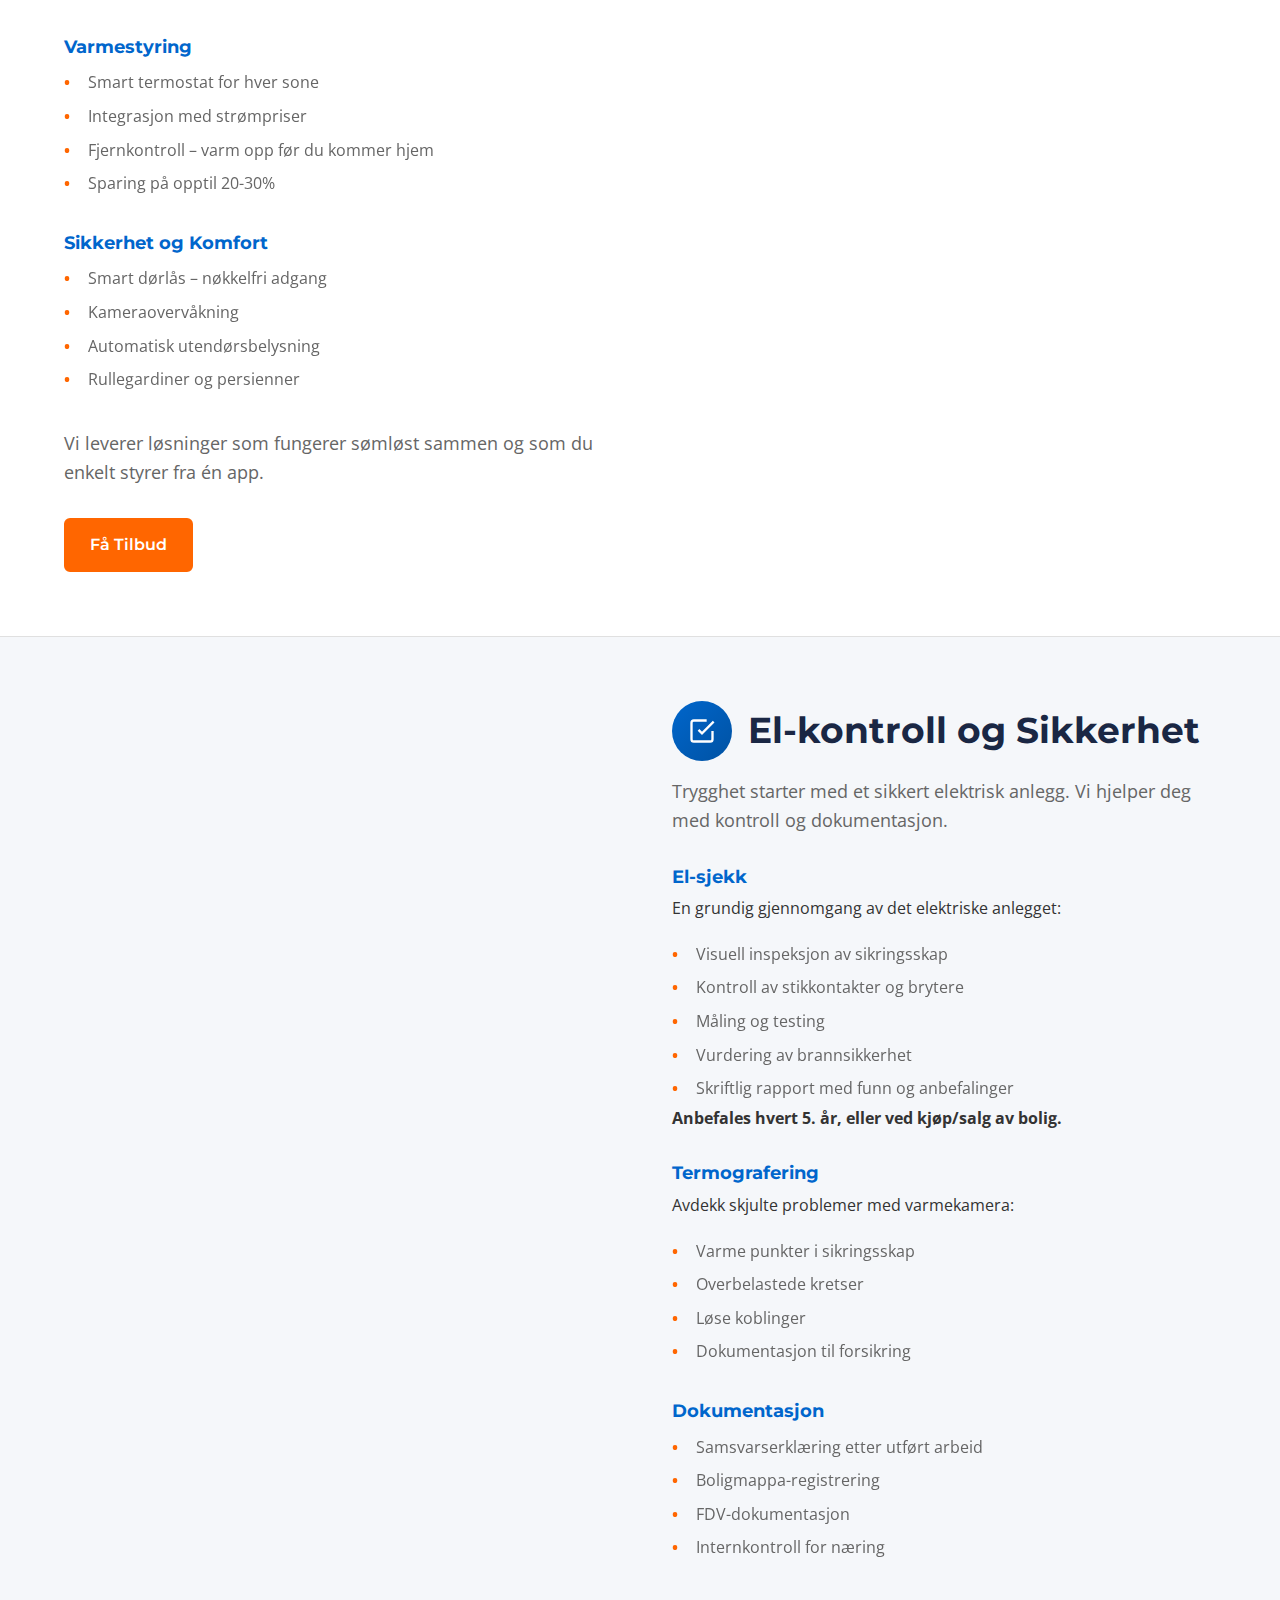
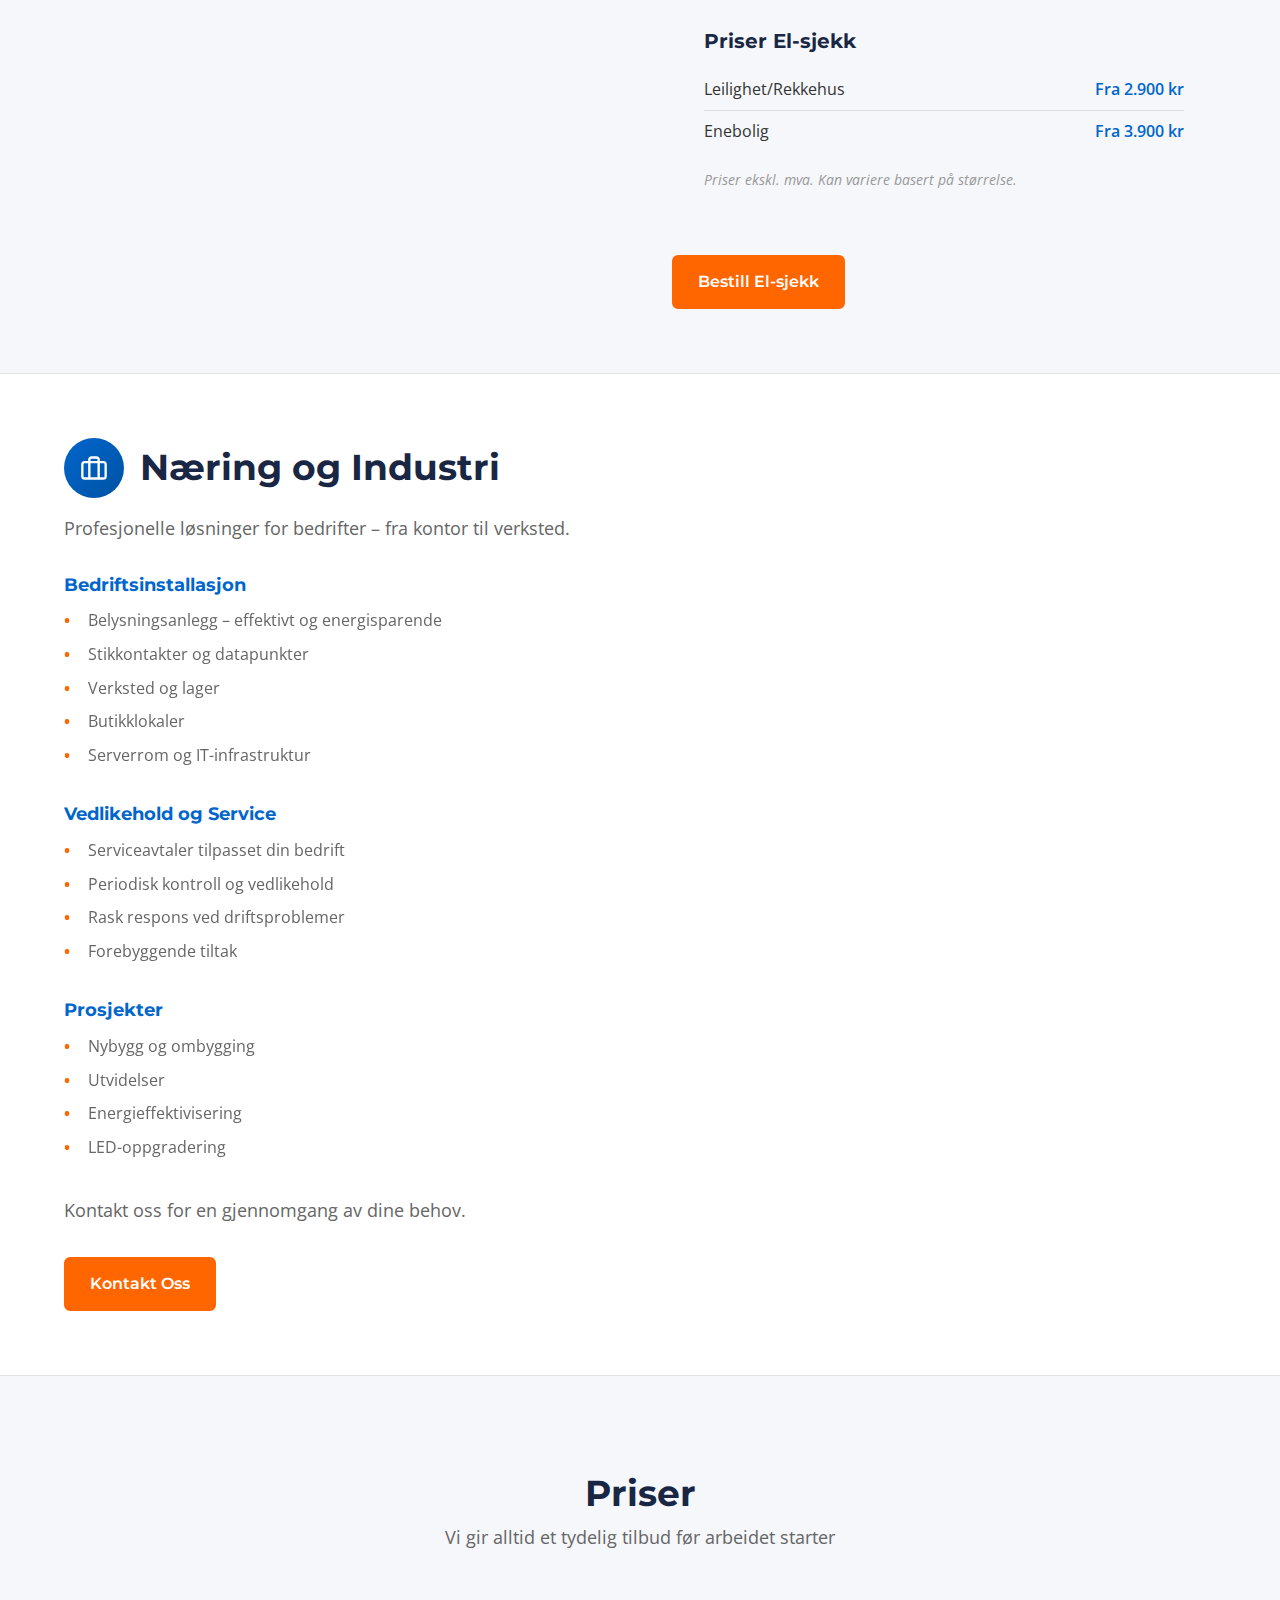
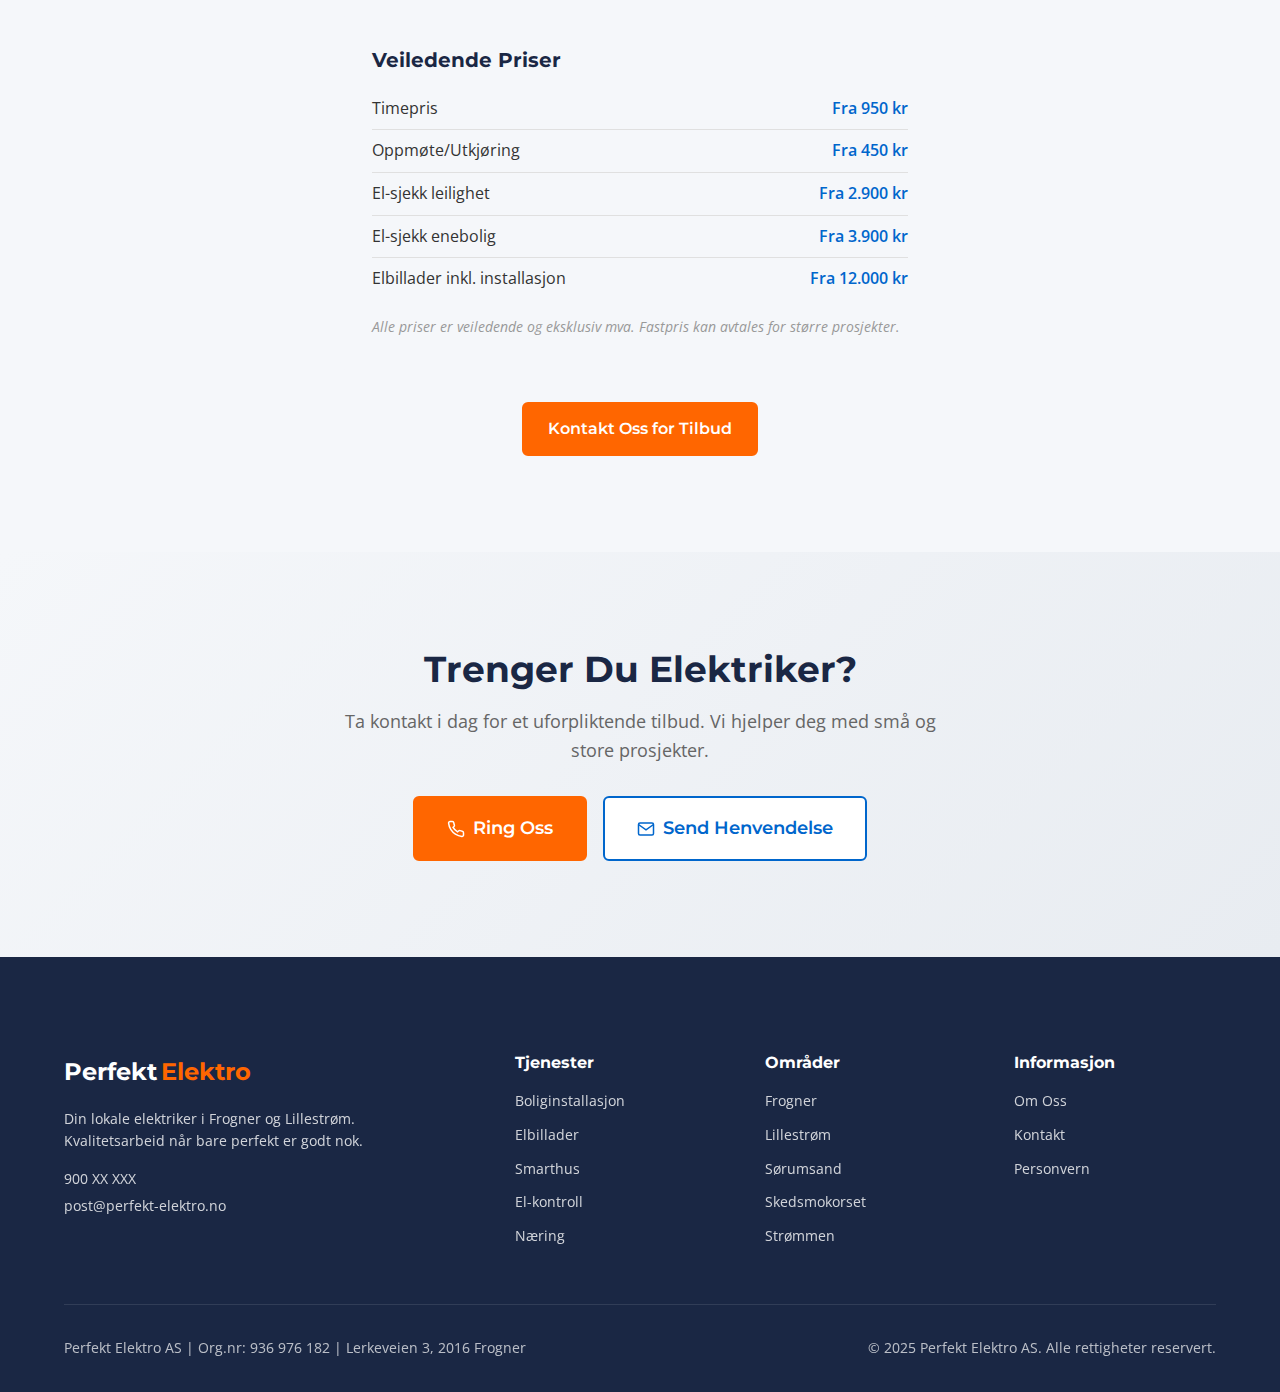
<file: tjenester.html>
<!DOCTYPE html>
<html lang="nb">
<head>
    <meta charset="UTF-8">
    <meta name="viewport" content="width=device-width, initial-scale=1.0">
    <title>Elektrikertjenester | Perfekt Elektro | Bolig og Næring</title>
    <meta name="description" content="Komplett elektrikertilbud: Sikringsskap, elbillader, smarthus, el-sjekk. Frogner, Lillestrøm og Nedre Romerike.">
    <meta name="keywords" content="elektrikertjenester, sikringsskap oppgradering, smarthus elektriker, el-sjekk lillestrøm, elektriker frogner">
    <meta name="author" content="Perfekt Elektro AS">
    <meta name="robots" content="index, follow">

    <!-- Open Graph -->
    <meta property="og:title" content="Elektrikertjenester | Perfekt Elektro AS">
    <meta property="og:description" content="Komplett elektrikertilbud for bolig og næring. Sikringsskap, elbillader, smarthus, el-sjekk.">
    <meta property="og:type" content="website">
    <meta property="og:url" content="https://perfekt-elektro.no/tjenester">

    <!-- Favicon -->
    <link rel="icon" type="image/x-icon" href="favicon.ico">

    <!-- Google Fonts -->
    <link rel="preconnect" href="https://fonts.googleapis.com">
    <link rel="preconnect" href="https://fonts.gstatic.com" crossorigin>
    <link href="https://fonts.googleapis.com/css2?family=Montserrat:wght@400;500;600;700&family=Open+Sans:wght@400;500;600&display=swap" rel="stylesheet">

    <!-- Stylesheets -->
    <link rel="stylesheet" href="css/style.css">
    <link rel="stylesheet" href="css/responsive.css">
</head>
<body>
    <!-- Header -->
    <header class="header">
        <div class="top-bar">
            <div class="container">
                <div class="top-bar-content">
                    <div class="contact-info">
                        <a href="tel:+4790000000" class="contact-item">
                            <svg class="icon" viewBox="0 0 24 24" fill="none" stroke="currentColor" stroke-width="2">
                                <path d="M22 16.92v3a2 2 0 01-2.18 2 19.79 19.79 0 01-8.63-3.07 19.5 19.5 0 01-6-6 19.79 19.79 0 01-3.07-8.67A2 2 0 014.11 2h3a2 2 0 012 1.72 12.84 12.84 0 00.7 2.81 2 2 0 01-.45 2.11L8.09 9.91a16 16 0 006 6l1.27-1.27a2 2 0 012.11-.45 12.84 12.84 0 002.81.7A2 2 0 0122 16.92z"/>
                            </svg>
                            <span>900 XX XXX</span>
                        </a>
                        <a href="mailto:post@perfekt-elektro.no" class="contact-item">
                            <svg class="icon" viewBox="0 0 24 24" fill="none" stroke="currentColor" stroke-width="2">
                                <path d="M4 4h16c1.1 0 2 .9 2 2v12c0 1.1-.9 2-2 2H4c-1.1 0-2-.9-2-2V6c0-1.1.9-2 2-2z"/>
                                <polyline points="22,6 12,13 2,6"/>
                            </svg>
                            <span>post@perfekt-elektro.no</span>
                        </a>
                    </div>
                    <div class="location">
                        <svg class="icon" viewBox="0 0 24 24" fill="none" stroke="currentColor" stroke-width="2">
                            <path d="M21 10c0 7-9 13-9 13s-9-6-9-13a9 9 0 0118 0z"/>
                            <circle cx="12" cy="10" r="3"/>
                        </svg>
                        <span>Frogner, Lillestrøm</span>
                    </div>
                </div>
            </div>
        </div>

        <nav class="navbar">
            <div class="container">
                <div class="nav-content">
                    <a href="index.html" class="logo">
                        <span class="logo-text">Perfekt</span>
                        <span class="logo-accent">Elektro</span>
                    </a>

                    <button class="mobile-menu-btn" aria-label="Meny">
                        <span></span>
                        <span></span>
                        <span></span>
                    </button>

                    <ul class="nav-menu">
                        <li><a href="index.html">Hjem</a></li>
                        <li><a href="tjenester.html" class="active">Tjenester</a></li>
                        <li><a href="elbillader.html">Elbillader</a></li>
                        <li><a href="om-oss.html">Om Oss</a></li>
                        <li><a href="kontakt.html">Kontakt</a></li>
                        <li><a href="kontakt.html" class="btn btn-primary nav-cta">Få Tilbud</a></li>
                    </ul>
                </div>
            </div>
        </nav>
    </header>

    <!-- Page Header -->
    <section class="page-header">
        <div class="container">
            <h1>Våre Tjenester</h1>
            <p>Komplett elektrikertilbud for bolig og næring</p>
        </div>
    </section>

    <!-- Service 1: Boliginstallasjon -->
    <section id="boliginstallasjon" class="service-detail">
        <div class="container">
            <div class="service-detail-content">
                <div class="service-detail-text">
                    <h2>
                        <div class="service-icon">
                            <svg viewBox="0 0 24 24" fill="none" stroke="currentColor" stroke-width="2">
                                <path d="M3 9l9-7 9 7v11a2 2 0 01-2 2H5a2 2 0 01-2-2z"/>
                                <polyline points="9 22 9 12 15 12 15 22"/>
                            </svg>
                        </div>
                        Boliginstallasjon
                    </h2>
                    <p>Fra små oppgraderinger til komplette installasjoner – vi hjelper deg med alt det elektriske i hjemmet.</p>

                    <div class="service-subsection">
                        <h3>Elektrisk Oppgradering</h3>
                        <ul>
                            <li>Sikringsskap – bytt fra gamle skrusikringer til moderne automater</li>
                            <li>Flere stikkontakter og bedre plassering</li>
                            <li>Oppgradering av belysning – LED, dimming</li>
                            <li>Varmekabler på bad og i entre</li>
                            <li>Jordfeilbryter på alle kurser</li>
                        </ul>
                    </div>

                    <div class="service-subsection">
                        <h3>Nyinstallasjon</h3>
                        <ul>
                            <li>Elektrisk opplegg for nybygg og tilbygg</li>
                            <li>Komplett kjøkken og bad</li>
                            <li>Garasje, anneks og uthus</li>
                            <li>Utendørs belysning og strømpunkter</li>
                        </ul>
                    </div>

                    <div class="service-subsection">
                        <h3>Feilsøking og Reparasjon</h3>
                        <ul>
                            <li>Diagnostisering av elektriske feil</li>
                            <li>Akutt hjelp ved strømbrudd</li>
                            <li>Utbedring av feil og mangler</li>
                            <li>Bytte av defekte komponenter</li>
                        </ul>
                    </div>

                    <p>Vi utfører alle jobber etter gjeldende forskrifter og leverer alltid samsvarserklæring.</p>

                    <a href="kontakt.html" class="btn btn-primary">Få Tilbud</a>
                </div>

                <div class="service-detail-image">
                    <img src="images/services/boliginstallasjon.jpg" alt="Elektriker utforer boliginstallasjon med moderne sikringsskap" loading="lazy">
                </div>
            </div>
        </div>
    </section>

    <!-- Service 2: Elbillading -->
    <section id="elbillading" class="service-detail bg-light">
        <div class="container">
            <div class="service-detail-content reverse">
                <div class="service-detail-text">
                    <h2>
                        <div class="service-icon">
                            <svg viewBox="0 0 24 24" fill="none" stroke="currentColor" stroke-width="2">
                                <rect x="3" y="6" width="18" height="12" rx="2"/>
                                <path d="M7 6V4a1 1 0 011-1h8a1 1 0 011 1v2"/>
                                <path d="M13 10l-2 4h3l-2 4"/>
                            </svg>
                        </div>
                        Elbillading
                    </h2>
                    <p>Lad hjemme – våkn opp til full bil hver dag. Vi installerer ladeboks tilpasset ditt behov.</p>

                    <div class="service-subsection">
                        <h3>Hjemmelading</h3>
                        <p>Perfekt for deg med elbil eller ladbar hybrid:</p>
                        <ul>
                            <li>Vurdering av ditt elektriske anlegg</li>
                            <li>Anbefaling av riktig ladeboks (Easee, Zaptec, m.fl.)</li>
                            <li>Sikker installasjon etter alle forskrifter</li>
                            <li>Oppgradering av sikringsskap om nødvendig</li>
                            <li>Full dokumentasjon og garanti</li>
                        </ul>
                    </div>

                    <div class="service-subsection">
                        <h3>Borettslag og Sameier</h3>
                        <p>Fellesløsninger for ladeplasser:</p>
                        <ul>
                            <li>Kapasitetsvurdering av hovedanlegg</li>
                            <li>Lastbalansering for optimal utnyttelse</li>
                            <li>Fremtidssikker infrastruktur</li>
                            <li>Styring og tilgangskontroll</li>
                            <li>Søknadshjelp til styret</li>
                        </ul>
                    </div>

                    <div class="service-subsection">
                        <h3>Bedriftslading</h3>
                        <p>For arbeidsplasser og kundemottak:</p>
                        <ul>
                            <li>Ladeanlegg for ansatteparkering</li>
                            <li>Kundeladepunkter</li>
                            <li>Flåtelading for bedriftsbiler</li>
                            <li>Rapportering og fakturering</li>
                        </ul>
                    </div>

                    <div class="pricing-box">
                        <h4>Pris</h4>
                        <ul class="pricing-list">
                            <li>
                                <span>Elbillader inkl. installasjon</span>
                                <span class="price">Fra 12.000 kr</span>
                            </li>
                        </ul>
                        <p class="pricing-note">Pris avhenger av ladeboks og installasjonsforhold.</p>
                    </div>

                    <a href="elbillader.html" class="btn btn-primary mt-2">Les Mer om Elbillader</a>
                </div>

                <div class="service-detail-image">
                    <img src="images/services/elbillader.jpg" alt="Elbillader montert pa vegg for hjemmelading av elbil" loading="lazy">
                </div>
            </div>
        </div>
    </section>

    <!-- Service 3: Smarthus -->
    <section id="smarthus" class="service-detail">
        <div class="container">
            <div class="service-detail-content">
                <div class="service-detail-text">
                    <h2>
                        <div class="service-icon">
                            <svg viewBox="0 0 24 24" fill="none" stroke="currentColor" stroke-width="2">
                                <path d="M5 12.55a11 11 0 0114.08 0"/>
                                <path d="M1.42 9a16 16 0 0121.16 0"/>
                                <path d="M8.53 16.11a6 6 0 016.95 0"/>
                                <circle cx="12" cy="20" r="1"/>
                            </svg>
                        </div>
                        Smarthus
                    </h2>
                    <p>Gjør hjemmet smartere med løsninger som forenkler hverdagen og sparer strøm.</p>

                    <div class="service-subsection">
                        <h3>Belysningsstyring</h3>
                        <ul>
                            <li>Dimming for perfekt stemning</li>
                            <li>Scenestyring – "Kino", "Middag", "God natt"</li>
                            <li>Bevegelsessensorer – lys når du trenger det</li>
                            <li>Tidsstyring og automatisering</li>
                            <li>App-kontroll fra mobilen</li>
                        </ul>
                    </div>

                    <div class="service-subsection">
                        <h3>Varmestyring</h3>
                        <ul>
                            <li>Smart termostat for hver sone</li>
                            <li>Integrasjon med strømpriser</li>
                            <li>Fjernkontroll – varm opp før du kommer hjem</li>
                            <li>Sparing på opptil 20-30%</li>
                        </ul>
                    </div>

                    <div class="service-subsection">
                        <h3>Sikkerhet og Komfort</h3>
                        <ul>
                            <li>Smart dørlås – nøkkelfri adgang</li>
                            <li>Kameraovervåkning</li>
                            <li>Automatisk utendørsbelysning</li>
                            <li>Rullegardiner og persienner</li>
                        </ul>
                    </div>

                    <p>Vi leverer løsninger som fungerer sømløst sammen og som du enkelt styrer fra én app.</p>

                    <a href="kontakt.html" class="btn btn-primary">Få Tilbud</a>
                </div>

                <div class="service-detail-image">
                    <img src="images/services/smarthus.jpg" alt="Smarthus styringspanel for lys og varme pa veggen" loading="lazy">
                </div>
            </div>
        </div>
    </section>

    <!-- Service 4: El-kontroll -->
    <section id="el-kontroll" class="service-detail bg-light">
        <div class="container">
            <div class="service-detail-content reverse">
                <div class="service-detail-text">
                    <h2>
                        <div class="service-icon">
                            <svg viewBox="0 0 24 24" fill="none" stroke="currentColor" stroke-width="2">
                                <path d="M9 11l3 3L22 4"/>
                                <path d="M21 12v7a2 2 0 01-2 2H5a2 2 0 01-2-2V5a2 2 0 012-2h11"/>
                            </svg>
                        </div>
                        El-kontroll og Sikkerhet
                    </h2>
                    <p>Trygghet starter med et sikkert elektrisk anlegg. Vi hjelper deg med kontroll og dokumentasjon.</p>

                    <div id="el-sjekk" class="service-subsection">
                        <h3>El-sjekk</h3>
                        <p>En grundig gjennomgang av det elektriske anlegget:</p>
                        <ul>
                            <li>Visuell inspeksjon av sikringsskap</li>
                            <li>Kontroll av stikkontakter og brytere</li>
                            <li>Måling og testing</li>
                            <li>Vurdering av brannsikkerhet</li>
                            <li>Skriftlig rapport med funn og anbefalinger</li>
                        </ul>
                        <p><strong>Anbefales hvert 5. år, eller ved kjøp/salg av bolig.</strong></p>
                    </div>

                    <div class="service-subsection">
                        <h3>Termografering</h3>
                        <p>Avdekk skjulte problemer med varmekamera:</p>
                        <ul>
                            <li>Varme punkter i sikringsskap</li>
                            <li>Overbelastede kretser</li>
                            <li>Løse koblinger</li>
                            <li>Dokumentasjon til forsikring</li>
                        </ul>
                    </div>

                    <div class="service-subsection">
                        <h3>Dokumentasjon</h3>
                        <ul>
                            <li>Samsvarserklæring etter utført arbeid</li>
                            <li>Boligmappa-registrering</li>
                            <li>FDV-dokumentasjon</li>
                            <li>Internkontroll for næring</li>
                        </ul>
                    </div>

                    <div class="pricing-box">
                        <h4>Priser El-sjekk</h4>
                        <ul class="pricing-list">
                            <li>
                                <span>Leilighet/Rekkehus</span>
                                <span class="price">Fra 2.900 kr</span>
                            </li>
                            <li>
                                <span>Enebolig</span>
                                <span class="price">Fra 3.900 kr</span>
                            </li>
                        </ul>
                        <p class="pricing-note">Priser ekskl. mva. Kan variere basert på størrelse.</p>
                    </div>

                    <a href="kontakt.html" class="btn btn-primary mt-2">Bestill El-sjekk</a>
                </div>

                <div class="service-detail-image">
                    <img src="images/services/el-kontroll.jpg" alt="Elektriker utforer el-kontroll og sikkerhetsinspeksjon" loading="lazy">
                </div>
            </div>
        </div>
    </section>

    <!-- Service 5: Næring -->
    <section id="naering" class="service-detail">
        <div class="container">
            <div class="service-detail-content">
                <div class="service-detail-text">
                    <h2>
                        <div class="service-icon">
                            <svg viewBox="0 0 24 24" fill="none" stroke="currentColor" stroke-width="2">
                                <rect x="2" y="7" width="20" height="14" rx="2" ry="2"/>
                                <path d="M16 21V5a2 2 0 00-2-2h-4a2 2 0 00-2 2v16"/>
                            </svg>
                        </div>
                        Næring og Industri
                    </h2>
                    <p>Profesjonelle løsninger for bedrifter – fra kontor til verksted.</p>

                    <div class="service-subsection">
                        <h3>Bedriftsinstallasjon</h3>
                        <ul>
                            <li>Belysningsanlegg – effektivt og energisparende</li>
                            <li>Stikkontakter og datapunkter</li>
                            <li>Verksted og lager</li>
                            <li>Butikklokaler</li>
                            <li>Serverrom og IT-infrastruktur</li>
                        </ul>
                    </div>

                    <div class="service-subsection">
                        <h3>Vedlikehold og Service</h3>
                        <ul>
                            <li>Serviceavtaler tilpasset din bedrift</li>
                            <li>Periodisk kontroll og vedlikehold</li>
                            <li>Rask respons ved driftsproblemer</li>
                            <li>Forebyggende tiltak</li>
                        </ul>
                    </div>

                    <div class="service-subsection">
                        <h3>Prosjekter</h3>
                        <ul>
                            <li>Nybygg og ombygging</li>
                            <li>Utvidelser</li>
                            <li>Energieffektivisering</li>
                            <li>LED-oppgradering</li>
                        </ul>
                    </div>

                    <p>Kontakt oss for en gjennomgang av dine behov.</p>

                    <a href="kontakt.html" class="btn btn-primary">Kontakt Oss</a>
                </div>

                <div class="service-detail-image">
                    <img src="images/services/naering.jpg" alt="Elektrisk installasjon i naeringsbygg og industrilokale" loading="lazy">
                </div>
            </div>
        </div>
    </section>

    <!-- Pricing Section -->
    <section id="sikringsskap" class="section bg-light">
        <div class="container">
            <div class="section-header">
                <h2>Priser</h2>
                <p>Vi gir alltid et tydelig tilbud før arbeidet starter</p>
            </div>

            <div class="pricing-box" style="max-width: 600px; margin: 0 auto;">
                <h4>Veiledende Priser</h4>
                <ul class="pricing-list">
                    <li>
                        <span>Timepris</span>
                        <span class="price">Fra 950 kr</span>
                    </li>
                    <li>
                        <span>Oppmøte/Utkjøring</span>
                        <span class="price">Fra 450 kr</span>
                    </li>
                    <li>
                        <span>El-sjekk leilighet</span>
                        <span class="price">Fra 2.900 kr</span>
                    </li>
                    <li>
                        <span>El-sjekk enebolig</span>
                        <span class="price">Fra 3.900 kr</span>
                    </li>
                    <li>
                        <span>Elbillader inkl. installasjon</span>
                        <span class="price">Fra 12.000 kr</span>
                    </li>
                </ul>
                <p class="pricing-note">Alle priser er veiledende og eksklusiv mva. Fastpris kan avtales for større prosjekter.</p>
            </div>

            <div class="text-center mt-2">
                <a href="kontakt.html" class="btn btn-primary">Kontakt Oss for Tilbud</a>
            </div>
        </div>
    </section>

    <!-- CTA Section -->
    <section class="cta section">
        <div class="container">
            <div class="cta-content">
                <h2>Trenger Du Elektriker?</h2>
                <p>Ta kontakt i dag for et uforpliktende tilbud. Vi hjelper deg med små og store prosjekter.</p>
                <div class="cta-buttons">
                    <a href="tel:+4790000000" class="btn btn-primary btn-lg">
                        <svg class="icon" viewBox="0 0 24 24" fill="none" stroke="currentColor" stroke-width="2">
                            <path d="M22 16.92v3a2 2 0 01-2.18 2 19.79 19.79 0 01-8.63-3.07 19.5 19.5 0 01-6-6 19.79 19.79 0 01-3.07-8.67A2 2 0 014.11 2h3a2 2 0 012 1.72 12.84 12.84 0 00.7 2.81 2 2 0 01-.45 2.11L8.09 9.91a16 16 0 006 6l1.27-1.27a2 2 0 012.11-.45 12.84 12.84 0 002.81.7A2 2 0 0122 16.92z"/>
                        </svg>
                        Ring Oss
                    </a>
                    <a href="kontakt.html" class="btn btn-secondary btn-lg">
                        <svg class="icon" viewBox="0 0 24 24" fill="none" stroke="currentColor" stroke-width="2">
                            <path d="M4 4h16c1.1 0 2 .9 2 2v12c0 1.1-.9 2-2 2H4c-1.1 0-2-.9-2-2V6c0-1.1.9-2 2-2z"/>
                            <polyline points="22,6 12,13 2,6"/>
                        </svg>
                        Send Henvendelse
                    </a>
                </div>
            </div>
        </div>
    </section>

    <!-- Footer -->
    <footer class="footer">
        <div class="container">
            <div class="footer-grid">
                <div class="footer-brand">
                    <a href="index.html" class="footer-logo">
                        <span class="logo-text">Perfekt</span>
                        <span class="logo-accent">Elektro</span>
                    </a>
                    <p>Din lokale elektriker i Frogner og Lillestrøm. Kvalitetsarbeid når bare perfekt er godt nok.</p>
                    <div class="footer-contact">
                        <a href="tel:+4790000000">900 XX XXX</a>
                        <a href="mailto:post@perfekt-elektro.no">post@perfekt-elektro.no</a>
                    </div>
                </div>

                <div class="footer-links">
                    <h4>Tjenester</h4>
                    <ul>
                        <li><a href="tjenester.html#boliginstallasjon">Boliginstallasjon</a></li>
                        <li><a href="elbillader.html">Elbillader</a></li>
                        <li><a href="tjenester.html#smarthus">Smarthus</a></li>
                        <li><a href="tjenester.html#el-kontroll">El-kontroll</a></li>
                        <li><a href="tjenester.html#naering">Næring</a></li>
                    </ul>
                </div>

                <div class="footer-links">
                    <h4>Områder</h4>
                    <ul>
                        <li><a href="#">Frogner</a></li>
                        <li><a href="#">Lillestrøm</a></li>
                        <li><a href="#">Sørumsand</a></li>
                        <li><a href="#">Skedsmokorset</a></li>
                        <li><a href="#">Strømmen</a></li>
                    </ul>
                </div>

                <div class="footer-links">
                    <h4>Informasjon</h4>
                    <ul>
                        <li><a href="om-oss.html">Om Oss</a></li>
                        <li><a href="kontakt.html">Kontakt</a></li>
                        <li><a href="#">Personvern</a></li>
                    </ul>
                </div>
            </div>

            <div class="footer-bottom">
                <div class="footer-info">
                    <p>Perfekt Elektro AS | Org.nr: 936 976 182 | Lerkeveien 3, 2016 Frogner</p>
                </div>
                <div class="footer-copyright">
                    <p>&copy; 2025 Perfekt Elektro AS. Alle rettigheter reservert.</p>
                </div>
            </div>
        </div>
    </footer>

    <script src="js/main.js"></script>
</body>
</html>
</file>
<file: css/style.css>
/* ============================================
   Perfekt Elektro AS - Main Stylesheet
   Design System & Components
   ============================================ */

/* ============================================
   CSS Custom Properties (Design Tokens)
   ============================================ */
:root {
    /* Colors */
    --color-primary: #0066CC;
    --color-primary-dark: #0052A3;
    --color-primary-light: #3385D6;
    --color-secondary: #FF6600;
    --color-secondary-dark: #CC5200;
    --color-secondary-light: #FF8533;
    --color-accent: #FFFFFF;
    --color-dark: #1A2744;
    --color-dark-light: #2A3A5A;
    --color-light: #F5F7FA;
    --color-light-dark: #E8ECF1;
    --color-success: #28A745;
    --color-warning: #FFC107;
    --color-danger: #DC3545;
    --color-text: #333333;
    --color-text-light: #666666;
    --color-text-muted: #999999;
    --color-border: #E0E0E0;

    /* Typography */
    --font-heading: 'Montserrat', sans-serif;
    --font-body: 'Open Sans', sans-serif;

    /* Font Sizes */
    --fs-h1: 2.5rem;
    --fs-h2: 2rem;
    --fs-h3: 1.5rem;
    --fs-h4: 1.25rem;
    --fs-body: 1rem;
    --fs-small: 0.875rem;
    --fs-xs: 0.75rem;

    /* Font Weights */
    --fw-regular: 400;
    --fw-medium: 500;
    --fw-semibold: 600;
    --fw-bold: 700;

    /* Spacing */
    --space-xs: 0.25rem;
    --space-sm: 0.5rem;
    --space-md: 1rem;
    --space-lg: 1.5rem;
    --space-xl: 2rem;
    --space-2xl: 3rem;
    --space-3xl: 4rem;
    --space-4xl: 6rem;

    /* Border Radius */
    --radius-sm: 4px;
    --radius-md: 6px;
    --radius-lg: 8px;
    --radius-xl: 12px;
    --radius-full: 50%;

    /* Shadows */
    --shadow-sm: 0 1px 2px rgba(0, 0, 0, 0.05);
    --shadow-md: 0 4px 6px rgba(0, 0, 0, 0.1);
    --shadow-lg: 0 10px 25px rgba(0, 0, 0, 0.1);
    --shadow-xl: 0 20px 40px rgba(0, 0, 0, 0.15);

    /* Transitions */
    --transition-fast: 0.15s ease;
    --transition-base: 0.3s ease;
    --transition-slow: 0.5s ease;

    /* Container */
    --container-max: 1200px;
    --container-padding: 1.5rem;

    /* Header */
    --header-height: 80px;
    --top-bar-height: 40px;
}

/* ============================================
   Reset & Base Styles
   ============================================ */
*,
*::before,
*::after {
    box-sizing: border-box;
    margin: 0;
    padding: 0;
}

html {
    scroll-behavior: smooth;
    -webkit-text-size-adjust: 100%;
}

body {
    font-family: var(--font-body);
    font-size: var(--fs-body);
    font-weight: var(--fw-regular);
    line-height: 1.6;
    color: var(--color-text);
    background-color: var(--color-accent);
    -webkit-font-smoothing: antialiased;
    -moz-osx-font-smoothing: grayscale;
}

img {
    max-width: 100%;
    height: auto;
    display: block;
}

a {
    text-decoration: none;
    color: inherit;
    transition: color var(--transition-fast);
}

ul, ol {
    list-style: none;
}

button {
    font-family: inherit;
    cursor: pointer;
    border: none;
    background: none;
}

input, textarea, select {
    font-family: inherit;
    font-size: inherit;
}

/* ============================================
   Typography
   ============================================ */
h1, h2, h3, h4, h5, h6 {
    font-family: var(--font-heading);
    font-weight: var(--fw-bold);
    line-height: 1.2;
    color: var(--color-dark);
}

h1 {
    font-size: var(--fs-h1);
}

h2 {
    font-size: var(--fs-h2);
}

h3 {
    font-size: var(--fs-h3);
}

h4 {
    font-size: var(--fs-h4);
}

p {
    margin-bottom: var(--space-md);
}

p:last-child {
    margin-bottom: 0;
}

.lead {
    font-size: 1.125rem;
    font-weight: var(--fw-medium);
    color: var(--color-text-light);
}

/* ============================================
   Layout
   ============================================ */
.container {
    width: 100%;
    max-width: var(--container-max);
    margin: 0 auto;
    padding: 0 var(--container-padding);
}

.section {
    padding: var(--space-4xl) 0;
}

.section-header {
    text-align: center;
    margin-bottom: var(--space-3xl);
}

.section-header h2 {
    margin-bottom: var(--space-sm);
}

.section-header p {
    font-size: 1.125rem;
    color: var(--color-text-light);
}

.bg-light {
    background-color: var(--color-light);
}

.bg-primary {
    background-color: var(--color-primary);
    color: var(--color-accent);
}

.bg-primary h2,
.bg-primary h3 {
    color: var(--color-accent);
}

/* ============================================
   Buttons
   ============================================ */
.btn {
    display: inline-flex;
    align-items: center;
    justify-content: center;
    gap: var(--space-sm);
    padding: 0.75rem 1.5rem;
    font-family: var(--font-heading);
    font-size: var(--fs-body);
    font-weight: var(--fw-semibold);
    text-align: center;
    border-radius: var(--radius-md);
    transition: all var(--transition-base);
    cursor: pointer;
    border: 2px solid transparent;
}

.btn .icon {
    width: 18px;
    height: 18px;
}

.btn-primary {
    background-color: var(--color-secondary);
    color: var(--color-accent);
    border-color: var(--color-secondary);
}

.btn-primary:hover {
    background-color: var(--color-secondary-dark);
    border-color: var(--color-secondary-dark);
    transform: translateY(-2px);
    box-shadow: var(--shadow-md);
}

.btn-secondary {
    background-color: var(--color-accent);
    color: var(--color-primary);
    border-color: var(--color-primary);
}

.btn-secondary:hover {
    background-color: var(--color-primary);
    color: var(--color-accent);
    transform: translateY(-2px);
    box-shadow: var(--shadow-md);
}

.btn-outline {
    background-color: transparent;
    color: var(--color-primary);
    border-color: var(--color-primary);
}

.btn-outline:hover {
    background-color: var(--color-primary);
    color: var(--color-accent);
    transform: translateY(-2px);
}

.btn-lg {
    padding: 1rem 2rem;
    font-size: 1.125rem;
}

/* ============================================
   Icons
   ============================================ */
.icon {
    width: 20px;
    height: 20px;
    flex-shrink: 0;
}

/* ============================================
   Header
   ============================================ */
.header {
    position: fixed;
    top: 0;
    left: 0;
    right: 0;
    z-index: 1000;
    background-color: var(--color-accent);
    box-shadow: var(--shadow-sm);
}

.top-bar {
    background-color: var(--color-dark);
    color: var(--color-accent);
    padding: var(--space-sm) 0;
    font-size: var(--fs-small);
}

.top-bar-content {
    display: flex;
    justify-content: space-between;
    align-items: center;
}

.contact-info {
    display: flex;
    gap: var(--space-lg);
}

.contact-item {
    display: flex;
    align-items: center;
    gap: var(--space-xs);
    color: var(--color-accent);
    opacity: 0.9;
    transition: opacity var(--transition-fast);
}

.contact-item:hover {
    opacity: 1;
}

.contact-item .icon {
    width: 16px;
    height: 16px;
}

.location {
    display: flex;
    align-items: center;
    gap: var(--space-xs);
    opacity: 0.9;
}

.location .icon {
    width: 16px;
    height: 16px;
}

/* Navbar */
.navbar {
    padding: var(--space-md) 0;
}

.nav-content {
    display: flex;
    justify-content: space-between;
    align-items: center;
}

.logo {
    display: flex;
    align-items: baseline;
    gap: 4px;
    font-family: var(--font-heading);
    font-size: 1.5rem;
    font-weight: var(--fw-bold);
}

.logo-text {
    color: var(--color-primary);
}

.logo-accent {
    color: var(--color-secondary);
}

.nav-menu {
    display: flex;
    align-items: center;
    gap: var(--space-xl);
}

.nav-menu a {
    font-family: var(--font-heading);
    font-weight: var(--fw-medium);
    color: var(--color-dark);
    padding: var(--space-sm) 0;
    position: relative;
}

.nav-menu a:not(.btn)::after {
    content: '';
    position: absolute;
    bottom: 0;
    left: 0;
    width: 0;
    height: 2px;
    background-color: var(--color-secondary);
    transition: width var(--transition-base);
}

.nav-menu a:not(.btn):hover::after,
.nav-menu a:not(.btn).active::after {
    width: 100%;
}

.nav-menu a.active {
    color: var(--color-primary);
}

.nav-cta {
    padding: 0.5rem 1.25rem !important;
}

/* Mobile Menu Button */
.mobile-menu-btn {
    display: none;
    flex-direction: column;
    justify-content: space-between;
    width: 28px;
    height: 20px;
    padding: 0;
}

.mobile-menu-btn span {
    display: block;
    width: 100%;
    height: 2px;
    background-color: var(--color-dark);
    border-radius: 2px;
    transition: all var(--transition-base);
}

/* ============================================
   Hero Section
   ============================================ */
.hero {
    position: relative;
    min-height: 80vh;
    display: flex;
    align-items: center;
    margin-top: calc(var(--header-height) + var(--top-bar-height));
    overflow: hidden;
}

.hero-background {
    position: absolute;
    inset: 0;
    background: linear-gradient(135deg, var(--color-dark) 0%, var(--color-primary) 100%);
}

.hero-overlay {
    position: absolute;
    inset: 0;
    background: url("data:image/svg+xml,%3Csvg width='60' height='60' viewBox='0 0 60 60' xmlns='http://www.w3.org/2000/svg'%3E%3Cg fill='none' fill-rule='evenodd'%3E%3Cg fill='%23ffffff' fill-opacity='0.03'%3E%3Cpath d='M36 34v-4h-2v4h-4v2h4v4h2v-4h4v-2h-4zm0-30V0h-2v4h-4v2h4v4h2V6h4V4h-4zM6 34v-4H4v4H0v2h4v4h2v-4h4v-2H6zM6 4V0H4v4H0v2h4v4h2V6h4V4H6z'/%3E%3C/g%3E%3C/g%3E%3C/svg%3E");
}

.hero .container {
    position: relative;
    z-index: 1;
}

.hero-content {
    max-width: 800px;
    color: var(--color-accent);
}

.hero h1 {
    font-size: 3rem;
    color: var(--color-accent);
    margin-bottom: var(--space-lg);
    line-height: 1.1;
}

.hero-subtitle {
    font-size: 1.25rem;
    opacity: 0.9;
    margin-bottom: var(--space-xl);
}

.hero-buttons {
    display: flex;
    flex-wrap: wrap;
    gap: var(--space-md);
    margin-bottom: var(--space-2xl);
}

.hero-badges {
    display: flex;
    flex-wrap: wrap;
    gap: var(--space-lg);
}

.badge {
    display: flex;
    align-items: center;
    gap: var(--space-sm);
    padding: var(--space-sm) var(--space-md);
    background-color: rgba(255, 255, 255, 0.1);
    border-radius: var(--radius-md);
    font-size: var(--fs-small);
}

.badge .icon {
    width: 16px;
    height: 16px;
    color: var(--color-secondary);
}

/* ============================================
   Introduction Section
   ============================================ */
.intro-content {
    display: grid;
    grid-template-columns: 1fr 1fr;
    gap: var(--space-3xl);
    align-items: center;
}

.intro-text h2 {
    margin-bottom: var(--space-md);
}

.intro-text .lead {
    font-size: 1.25rem;
    color: var(--color-primary);
    margin-bottom: var(--space-md);
}

.intro-text p {
    margin-bottom: var(--space-md);
    color: var(--color-text-light);
}

.intro-text .btn {
    margin-top: var(--space-md);
}

.image-placeholder {
    background: linear-gradient(135deg, var(--color-light) 0%, var(--color-light-dark) 100%);
    border-radius: var(--radius-lg);
    padding: var(--space-4xl);
    display: flex;
    flex-direction: column;
    align-items: center;
    justify-content: center;
    min-height: 400px;
    text-align: center;
}

.image-placeholder svg {
    width: 80px;
    height: 80px;
    color: var(--color-primary);
    margin-bottom: var(--space-md);
}

.image-placeholder span {
    color: var(--color-text-light);
    font-weight: var(--fw-medium);
}

/* ============================================
   Services Overview
   ============================================ */
.services-grid {
    display: grid;
    grid-template-columns: repeat(5, 1fr);
    gap: var(--space-xl);
}

@media (max-width: 1100px) {
    .services-grid {
        grid-template-columns: repeat(3, 1fr);
    }
}

@media (max-width: 768px) {
    .services-grid {
        grid-template-columns: repeat(2, 1fr);
    }
}

@media (max-width: 480px) {
    .services-grid {
        grid-template-columns: 1fr;
    }
}

.service-card {
    background-color: var(--color-accent);
    padding: var(--space-xl);
    border-radius: var(--radius-lg);
    text-align: center;
    box-shadow: var(--shadow-sm);
    transition: all var(--transition-base);
    display: block;
}

.service-card:hover {
    transform: translateY(-5px);
    box-shadow: var(--shadow-lg);
}

.service-icon {
    width: 60px;
    height: 60px;
    margin: 0 auto var(--space-md);
    background: linear-gradient(135deg, var(--color-primary) 0%, var(--color-primary-dark) 100%);
    border-radius: var(--radius-full);
    display: flex;
    align-items: center;
    justify-content: center;
}

.service-icon svg {
    width: 28px;
    height: 28px;
    color: var(--color-accent);
}

.service-card h3 {
    font-size: 1.125rem;
    margin-bottom: var(--space-sm);
    color: var(--color-dark);
}

.service-card p {
    font-size: var(--fs-small);
    color: var(--color-text-light);
    margin: 0;
}

.services-cta {
    text-align: center;
    margin-top: var(--space-2xl);
}

/* ============================================
   Why Choose Us (Features)
   ============================================ */
.features-grid {
    display: grid;
    grid-template-columns: repeat(auto-fit, minmax(300px, 1fr));
    gap: var(--space-xl);
}

.feature {
    display: flex;
    gap: var(--space-md);
    padding: var(--space-lg);
    background-color: var(--color-light);
    border-radius: var(--radius-lg);
    transition: all var(--transition-base);
}

.feature:hover {
    background-color: var(--color-accent);
    box-shadow: var(--shadow-md);
}

.feature-icon {
    width: 50px;
    height: 50px;
    background: linear-gradient(135deg, var(--color-secondary) 0%, var(--color-secondary-dark) 100%);
    border-radius: var(--radius-md);
    display: flex;
    align-items: center;
    justify-content: center;
    flex-shrink: 0;
}

.feature-icon svg {
    width: 24px;
    height: 24px;
    color: var(--color-accent);
}

.feature h3 {
    font-size: 1rem;
    margin-bottom: var(--space-xs);
}

.feature p {
    font-size: var(--fs-small);
    color: var(--color-text-light);
    margin: 0;
}

/* ============================================
   Popular Services
   ============================================ */
.popular-grid {
    display: grid;
    grid-template-columns: repeat(auto-fit, minmax(280px, 1fr));
    gap: var(--space-lg);
}

.popular-card {
    display: flex;
    align-items: center;
    gap: var(--space-md);
    padding: var(--space-lg);
    background-color: var(--color-accent);
    border-radius: var(--radius-lg);
    box-shadow: var(--shadow-sm);
    transition: all var(--transition-base);
}

.popular-card:hover {
    transform: translateX(5px);
    box-shadow: var(--shadow-md);
}

.popular-icon {
    width: 50px;
    height: 50px;
    background: linear-gradient(135deg, var(--color-primary) 0%, var(--color-primary-dark) 100%);
    border-radius: var(--radius-md);
    display: flex;
    align-items: center;
    justify-content: center;
    flex-shrink: 0;
}

.popular-icon svg {
    width: 24px;
    height: 24px;
    color: var(--color-accent);
}

.popular-content {
    flex: 1;
}

.popular-content h3 {
    font-size: 1rem;
    margin-bottom: var(--space-xs);
}

.popular-content p {
    font-size: var(--fs-small);
    color: var(--color-text-light);
    margin: 0;
}

.popular-arrow {
    flex-shrink: 0;
    opacity: 0;
    transition: all var(--transition-base);
}

.popular-arrow svg {
    width: 20px;
    height: 20px;
    color: var(--color-secondary);
}

.popular-card:hover .popular-arrow {
    opacity: 1;
    transform: translateX(5px);
}

/* ============================================
   Service Area
   ============================================ */
.area-content {
    display: grid;
    grid-template-columns: 1fr 1fr;
    gap: var(--space-3xl);
    align-items: center;
}

.area-text h2 {
    margin-bottom: var(--space-md);
}

.area-text > p {
    color: var(--color-text-light);
    margin-bottom: var(--space-xl);
}

.area-list {
    display: grid;
    grid-template-columns: 1fr 1fr;
    gap: var(--space-xl);
    margin-bottom: var(--space-xl);
}

.area-column h4 {
    font-size: 1rem;
    color: var(--color-primary);
    margin-bottom: var(--space-sm);
}

.area-column ul li {
    padding: var(--space-xs) 0;
    color: var(--color-text-light);
    position: relative;
    padding-left: var(--space-md);
}

.area-column ul li::before {
    content: '';
    position: absolute;
    left: 0;
    top: 50%;
    transform: translateY(-50%);
    width: 6px;
    height: 6px;
    background-color: var(--color-secondary);
    border-radius: var(--radius-full);
}

.map-placeholder {
    background: linear-gradient(135deg, var(--color-light) 0%, var(--color-light-dark) 100%);
    border-radius: var(--radius-lg);
    padding: var(--space-4xl);
    display: flex;
    flex-direction: column;
    align-items: center;
    justify-content: center;
    min-height: 400px;
    text-align: center;
}

.map-placeholder svg {
    width: 80px;
    height: 80px;
    color: var(--color-primary);
    margin-bottom: var(--space-md);
}

.map-placeholder span {
    color: var(--color-text-light);
    font-weight: var(--fw-medium);
}

/* ============================================
   Trust Section
   ============================================ */
.trust-content {
    text-align: center;
    max-width: 800px;
    margin: 0 auto;
}

.trust-content h2 {
    margin-bottom: var(--space-lg);
}

.trust-text {
    font-size: 1.125rem;
    opacity: 0.9;
    margin-bottom: var(--space-2xl);
}

.trust-badges {
    display: flex;
    justify-content: center;
    gap: var(--space-3xl);
}

.trust-badge {
    text-align: center;
}

.badge-number {
    display: block;
    font-family: var(--font-heading);
    font-size: 2.5rem;
    font-weight: var(--fw-bold);
    color: var(--color-secondary);
    line-height: 1;
    margin-bottom: var(--space-xs);
}

.badge-label {
    font-size: var(--fs-small);
    opacity: 0.9;
}

/* ============================================
   CTA Section
   ============================================ */
.cta {
    background: linear-gradient(135deg, var(--color-light) 0%, var(--color-light-dark) 100%);
}

.cta-content {
    text-align: center;
    max-width: 600px;
    margin: 0 auto;
}

.cta-content h2 {
    margin-bottom: var(--space-md);
}

.cta-content p {
    font-size: 1.125rem;
    color: var(--color-text-light);
    margin-bottom: var(--space-xl);
}

.cta-buttons {
    display: flex;
    justify-content: center;
    gap: var(--space-md);
    flex-wrap: wrap;
}

/* ============================================
   Footer
   ============================================ */
.footer {
    background-color: var(--color-dark);
    color: var(--color-accent);
    padding: var(--space-4xl) 0 var(--space-xl);
}

.footer-grid {
    display: grid;
    grid-template-columns: 2fr 1fr 1fr 1fr;
    gap: var(--space-2xl);
    margin-bottom: var(--space-2xl);
}

.footer-logo {
    display: flex;
    align-items: baseline;
    gap: 4px;
    font-family: var(--font-heading);
    font-size: 1.5rem;
    font-weight: var(--fw-bold);
    margin-bottom: var(--space-md);
}

.footer-logo .logo-text {
    color: var(--color-accent);
}

.footer-logo .logo-accent {
    color: var(--color-secondary);
}

.footer-brand p {
    opacity: 0.8;
    font-size: var(--fs-small);
    margin-bottom: var(--space-md);
    max-width: 300px;
}

.footer-contact {
    display: flex;
    flex-direction: column;
    gap: var(--space-xs);
}

.footer-contact a {
    opacity: 0.8;
    font-size: var(--fs-small);
    transition: opacity var(--transition-fast);
}

.footer-contact a:hover {
    opacity: 1;
    color: var(--color-secondary);
}

.footer-links h4 {
    color: var(--color-accent);
    font-size: var(--fs-body);
    margin-bottom: var(--space-md);
}

.footer-links ul li {
    margin-bottom: var(--space-sm);
}

.footer-links ul a {
    font-size: var(--fs-small);
    opacity: 0.8;
    transition: all var(--transition-fast);
}

.footer-links ul a:hover {
    opacity: 1;
    color: var(--color-secondary);
    padding-left: var(--space-xs);
}

.footer-bottom {
    padding-top: var(--space-xl);
    border-top: 1px solid rgba(255, 255, 255, 0.1);
    display: flex;
    justify-content: space-between;
    align-items: center;
    flex-wrap: wrap;
    gap: var(--space-md);
}

.footer-info p,
.footer-copyright p {
    font-size: var(--fs-small);
    opacity: 0.7;
    margin: 0;
}

/* ============================================
   Page Header (for inner pages)
   ============================================ */
.page-header {
    background: linear-gradient(135deg, var(--color-dark) 0%, var(--color-primary) 100%);
    padding: var(--space-4xl) 0 var(--space-3xl);
    margin-top: calc(var(--header-height) + var(--top-bar-height));
    text-align: center;
    color: var(--color-accent);
}

.page-header h1 {
    color: var(--color-accent);
    margin-bottom: var(--space-sm);
}

.page-header p {
    font-size: 1.125rem;
    opacity: 0.9;
}

/* ============================================
   Service Detail Sections (for tjenester.html)
   ============================================ */
.service-detail {
    padding: var(--space-3xl) 0;
    border-bottom: 1px solid var(--color-border);
}

.service-detail:last-child {
    border-bottom: none;
}

.service-detail-content {
    display: grid;
    grid-template-columns: 1fr 1fr;
    gap: var(--space-3xl);
    align-items: start;
}

.service-detail-content.reverse {
    direction: rtl;
}

.service-detail-content.reverse > * {
    direction: ltr;
}

.service-detail-text h2 {
    margin-bottom: var(--space-md);
    display: flex;
    align-items: center;
    gap: var(--space-md);
}

.service-detail-text h2 .service-icon {
    margin: 0;
}

.service-detail-text > p {
    font-size: 1.125rem;
    color: var(--color-text-light);
    margin-bottom: var(--space-xl);
}

.service-subsection {
    margin-bottom: var(--space-xl);
}

.service-subsection h3 {
    font-size: 1.125rem;
    color: var(--color-primary);
    margin-bottom: var(--space-sm);
}

.service-subsection ul {
    color: var(--color-text-light);
}

.service-subsection ul li {
    padding: var(--space-xs) 0;
    padding-left: var(--space-lg);
    position: relative;
}

.service-subsection ul li::before {
    content: '•';
    position: absolute;
    left: 0;
    color: var(--color-secondary);
    font-weight: var(--fw-bold);
}

.service-detail-image {
    position: sticky;
    top: calc(var(--header-height) + var(--top-bar-height) + var(--space-xl));
}

/* Pricing Box */
.pricing-box {
    background-color: var(--color-light);
    padding: var(--space-xl);
    border-radius: var(--radius-lg);
    margin-top: var(--space-xl);
}

.pricing-box h4 {
    margin-bottom: var(--space-md);
}

.pricing-list {
    margin-bottom: var(--space-md);
}

.pricing-list li {
    display: flex;
    justify-content: space-between;
    padding: var(--space-sm) 0;
    border-bottom: 1px solid var(--color-border);
}

.pricing-list li:last-child {
    border-bottom: none;
}

.pricing-list .price {
    font-weight: var(--fw-semibold);
    color: var(--color-primary);
}

.pricing-note {
    font-size: var(--fs-small);
    color: var(--color-text-muted);
    font-style: italic;
}

/* ============================================
   Forms
   ============================================ */
.form-group {
    margin-bottom: var(--space-lg);
}

.form-label {
    display: block;
    font-weight: var(--fw-medium);
    margin-bottom: var(--space-sm);
    color: var(--color-dark);
}

.form-label.required::after {
    content: ' *';
    color: var(--color-danger);
}

.form-input,
.form-textarea,
.form-select {
    width: 100%;
    padding: 0.75rem 1rem;
    border: 2px solid var(--color-border);
    border-radius: var(--radius-md);
    font-size: var(--fs-body);
    transition: all var(--transition-fast);
    background-color: var(--color-accent);
}

.form-input:focus,
.form-textarea:focus,
.form-select:focus {
    outline: none;
    border-color: var(--color-primary);
    box-shadow: 0 0 0 3px rgba(0, 102, 204, 0.1);
}

.form-textarea {
    min-height: 150px;
    resize: vertical;
}

.form-checkbox {
    display: flex;
    align-items: center;
    gap: var(--space-sm);
    cursor: pointer;
}

.form-checkbox input {
    width: 18px;
    height: 18px;
    accent-color: var(--color-primary);
}

.form-error {
    color: var(--color-danger);
    font-size: var(--fs-small);
    margin-top: var(--space-xs);
}

.form-success {
    background-color: var(--color-success);
    color: var(--color-accent);
    padding: var(--space-lg);
    border-radius: var(--radius-md);
    text-align: center;
}

/* ============================================
   Contact Page
   ============================================ */
.contact-grid {
    display: grid;
    grid-template-columns: 1fr 1fr;
    gap: var(--space-3xl);
}

.contact-info-section h2 {
    margin-bottom: var(--space-xl);
}

.contact-info-list {
    margin-bottom: var(--space-2xl);
}

.contact-info-item {
    display: flex;
    gap: var(--space-md);
    margin-bottom: var(--space-lg);
}

.contact-info-icon {
    width: 50px;
    height: 50px;
    background: linear-gradient(135deg, var(--color-primary) 0%, var(--color-primary-dark) 100%);
    border-radius: var(--radius-md);
    display: flex;
    align-items: center;
    justify-content: center;
    flex-shrink: 0;
}

.contact-info-icon svg {
    width: 24px;
    height: 24px;
    color: var(--color-accent);
}

.contact-info-content h4 {
    font-size: 1rem;
    margin-bottom: var(--space-xs);
}

.contact-info-content p,
.contact-info-content a {
    color: var(--color-text-light);
    font-size: var(--fs-body);
}

.contact-info-content a:hover {
    color: var(--color-primary);
}

.contact-hours {
    background-color: var(--color-light);
    padding: var(--space-xl);
    border-radius: var(--radius-lg);
}

.contact-hours h3 {
    margin-bottom: var(--space-md);
}

.hours-list li {
    display: flex;
    justify-content: space-between;
    padding: var(--space-sm) 0;
    border-bottom: 1px solid var(--color-border);
}

.hours-list li:last-child {
    border-bottom: none;
}

.contact-form-section {
    background-color: var(--color-light);
    padding: var(--space-2xl);
    border-radius: var(--radius-lg);
}

.contact-form-section h2 {
    margin-bottom: var(--space-xl);
}

/* ============================================
   About Page
   ============================================ */
.about-intro {
    display: grid;
    grid-template-columns: 1fr 1fr;
    gap: var(--space-3xl);
    align-items: center;
}

.about-text h2 {
    margin-bottom: var(--space-md);
}

.about-text p {
    color: var(--color-text-light);
    margin-bottom: var(--space-md);
}

.founder-section {
    background-color: var(--color-light);
}

.founder-content {
    display: grid;
    grid-template-columns: 300px 1fr;
    gap: var(--space-2xl);
    align-items: start;
}

.founder-image {
    background: linear-gradient(135deg, var(--color-primary) 0%, var(--color-primary-dark) 100%);
    border-radius: var(--radius-lg);
    padding: var(--space-3xl);
    display: flex;
    align-items: center;
    justify-content: center;
}

.founder-image svg {
    width: 100px;
    height: 100px;
    color: var(--color-accent);
}

.founder-info h2 {
    margin-bottom: var(--space-xs);
}

.founder-title {
    color: var(--color-primary);
    font-weight: var(--fw-semibold);
    margin-bottom: var(--space-lg);
}

.founder-quote {
    font-style: italic;
    font-size: 1.125rem;
    color: var(--color-text-light);
    padding: var(--space-lg);
    border-left: 4px solid var(--color-secondary);
    background-color: var(--color-accent);
    margin: var(--space-lg) 0;
    border-radius: 0 var(--radius-md) var(--radius-md) 0;
}

.founder-skills h4 {
    margin-bottom: var(--space-sm);
}

.founder-skills ul li {
    padding: var(--space-xs) 0;
    padding-left: var(--space-lg);
    position: relative;
    color: var(--color-text-light);
}

.founder-skills ul li::before {
    content: '✓';
    position: absolute;
    left: 0;
    color: var(--color-success);
    font-weight: var(--fw-bold);
}

/* Values Section */
.values-grid {
    display: grid;
    grid-template-columns: repeat(auto-fit, minmax(250px, 1fr));
    gap: var(--space-xl);
}

.value-card {
    text-align: center;
    padding: var(--space-xl);
    background-color: var(--color-light);
    border-radius: var(--radius-lg);
    transition: all var(--transition-base);
}

.value-card:hover {
    background-color: var(--color-accent);
    box-shadow: var(--shadow-lg);
    transform: translateY(-5px);
}

.value-icon {
    width: 60px;
    height: 60px;
    margin: 0 auto var(--space-md);
    background: linear-gradient(135deg, var(--color-secondary) 0%, var(--color-secondary-dark) 100%);
    border-radius: var(--radius-full);
    display: flex;
    align-items: center;
    justify-content: center;
}

.value-icon svg {
    width: 28px;
    height: 28px;
    color: var(--color-accent);
}

.value-card h3 {
    font-size: 1.125rem;
    margin-bottom: var(--space-sm);
}

.value-card p {
    font-size: var(--fs-small);
    color: var(--color-text-light);
    margin: 0;
}

/* Certifications */
.certifications-list {
    display: flex;
    flex-wrap: wrap;
    gap: var(--space-lg);
    justify-content: center;
}

.cert-item {
    display: flex;
    align-items: center;
    gap: var(--space-sm);
    padding: var(--space-md) var(--space-lg);
    background-color: var(--color-accent);
    border-radius: var(--radius-md);
    box-shadow: var(--shadow-sm);
}

.cert-item svg {
    width: 24px;
    height: 24px;
    color: var(--color-success);
}

/* ============================================
   EV Charging Page
   ============================================ */
.ev-intro {
    text-align: center;
    max-width: 800px;
    margin: 0 auto;
}

.ev-intro p {
    font-size: 1.125rem;
    color: var(--color-text-light);
}

.why-ev-grid {
    display: grid;
    grid-template-columns: repeat(auto-fit, minmax(180px, 1fr));
    gap: var(--space-lg);
}

.why-ev-item {
    text-align: center;
    padding: var(--space-lg);
    background-color: var(--color-accent);
    border-radius: var(--radius-lg);
    box-shadow: var(--shadow-sm);
}

.why-ev-icon {
    width: 50px;
    height: 50px;
    margin: 0 auto var(--space-md);
    background: linear-gradient(135deg, var(--color-secondary) 0%, var(--color-secondary-dark) 100%);
    border-radius: var(--radius-full);
    display: flex;
    align-items: center;
    justify-content: center;
}

.why-ev-icon svg {
    width: 24px;
    height: 24px;
    color: var(--color-accent);
}

.why-ev-item h4 {
    font-size: 1rem;
}

/* Process Steps */
.process-grid {
    display: grid;
    grid-template-columns: repeat(4, 1fr);
    gap: var(--space-xl);
}

.process-step {
    text-align: center;
    position: relative;
}

.process-step::after {
    content: '';
    position: absolute;
    top: 35px;
    right: -50%;
    width: 100%;
    height: 2px;
    background: linear-gradient(90deg, var(--color-primary) 0%, var(--color-light) 100%);
}

.process-step:last-child::after {
    display: none;
}

.process-number {
    width: 70px;
    height: 70px;
    margin: 0 auto var(--space-md);
    background: linear-gradient(135deg, var(--color-primary) 0%, var(--color-primary-dark) 100%);
    border-radius: var(--radius-full);
    display: flex;
    align-items: center;
    justify-content: center;
    font-family: var(--font-heading);
    font-size: 1.5rem;
    font-weight: var(--fw-bold);
    color: var(--color-accent);
    position: relative;
    z-index: 1;
}

.process-step h3 {
    font-size: 1.125rem;
    margin-bottom: var(--space-sm);
}

.process-step p {
    font-size: var(--fs-small);
    color: var(--color-text-light);
}

/* Product Cards */
.products-grid {
    display: grid;
    grid-template-columns: repeat(auto-fit, minmax(280px, 1fr));
    gap: var(--space-xl);
}

.product-card {
    background-color: var(--color-accent);
    border-radius: var(--radius-lg);
    padding: var(--space-xl);
    box-shadow: var(--shadow-sm);
    text-align: center;
    transition: all var(--transition-base);
}

.product-card:hover {
    box-shadow: var(--shadow-lg);
    transform: translateY(-5px);
}

.product-logo {
    height: 60px;
    display: flex;
    align-items: center;
    justify-content: center;
    margin-bottom: var(--space-md);
    font-family: var(--font-heading);
    font-size: 1.5rem;
    font-weight: var(--fw-bold);
    color: var(--color-primary);
}

.product-card p {
    font-size: var(--fs-small);
    color: var(--color-text-light);
}

/* Borettslag Section */
.borettslag-content {
    display: grid;
    grid-template-columns: 1fr 1fr;
    gap: var(--space-3xl);
    align-items: center;
}

.borettslag-text h2 {
    margin-bottom: var(--space-md);
}

.borettslag-text > p {
    color: var(--color-text-light);
    margin-bottom: var(--space-xl);
}

.borettslag-list li {
    padding: var(--space-sm) 0;
    padding-left: var(--space-lg);
    position: relative;
    color: var(--color-text-light);
}

.borettslag-list li::before {
    content: '•';
    position: absolute;
    left: 0;
    color: var(--color-secondary);
    font-weight: var(--fw-bold);
}

/* ============================================
   Utility Classes
   ============================================ */
.text-center {
    text-align: center;
}

.text-primary {
    color: var(--color-primary);
}

.text-secondary {
    color: var(--color-secondary);
}

.mb-0 {
    margin-bottom: 0;
}

.mb-1 {
    margin-bottom: var(--space-md);
}

.mb-2 {
    margin-bottom: var(--space-xl);
}

.mt-1 {
    margin-top: var(--space-md);
}

.mt-2 {
    margin-top: var(--space-xl);
}

/* ============================================
   Animations
   ============================================ */
@keyframes fadeIn {
    from {
        opacity: 0;
        transform: translateY(20px);
    }
    to {
        opacity: 1;
        transform: translateY(0);
    }
}

.fade-in {
    animation: fadeIn 0.6s ease forwards;
}

/* ============================================
   Print Styles
   ============================================ */
@media print {
    .header,
    .footer,
    .btn,
    .mobile-menu-btn {
        display: none;
    }

    .hero {
        margin-top: 0;
        min-height: auto;
        padding: 2rem 0;
    }

    body {
        font-size: 12pt;
        color: #000;
    }
}
</file>
<file: css/responsive.css>
/* ============================================
   Perfekt Elektro AS - Responsive Styles
   Mobile-First Approach
   ============================================ */

/* ============================================
   Large Desktop (1200px+)
   ============================================ */
@media (min-width: 1200px) {
    :root {
        --fs-h1: 3rem;
        --fs-h2: 2.25rem;
    }

    .hero h1 {
        font-size: 3.5rem;
    }
}

/* ============================================
   Desktop (1024px - 1199px)
   ============================================ */
@media (max-width: 1199px) {
    .footer-grid {
        grid-template-columns: 1.5fr 1fr 1fr 1fr;
        gap: var(--space-xl);
    }

    .process-grid {
        gap: var(--space-lg);
    }
}

/* ============================================
   Tablet (768px - 1023px)
   ============================================ */
@media (max-width: 1023px) {
    :root {
        --fs-h1: 2.25rem;
        --fs-h2: 1.75rem;
        --fs-h3: 1.25rem;
        --space-4xl: 4rem;
    }

    /* Header */
    .top-bar {
        display: none;
    }

    .header {
        box-shadow: var(--shadow-md);
    }

    .mobile-menu-btn {
        display: flex;
    }

    .nav-menu {
        position: fixed;
        top: var(--header-height);
        left: 0;
        right: 0;
        bottom: 0;
        background-color: var(--color-accent);
        flex-direction: column;
        align-items: center;
        justify-content: flex-start;
        padding: var(--space-2xl);
        gap: var(--space-lg);
        transform: translateX(100%);
        transition: transform var(--transition-base);
        overflow-y: auto;
    }

    .nav-menu.active {
        transform: translateX(0);
    }

    .nav-menu a {
        font-size: 1.125rem;
    }

    .nav-cta {
        width: 100%;
        max-width: 300px;
        text-align: center;
    }

    /* Mobile menu animation */
    .mobile-menu-btn.active span:nth-child(1) {
        transform: rotate(45deg) translate(5px, 5px);
    }

    .mobile-menu-btn.active span:nth-child(2) {
        opacity: 0;
    }

    .mobile-menu-btn.active span:nth-child(3) {
        transform: rotate(-45deg) translate(7px, -6px);
    }

    /* Hero */
    .hero {
        margin-top: var(--header-height);
        min-height: 70vh;
    }

    .hero h1 {
        font-size: 2.5rem;
    }

    .hero-subtitle {
        font-size: 1.125rem;
    }

    /* Intro */
    .intro-content {
        grid-template-columns: 1fr;
        gap: var(--space-2xl);
    }

    .intro-image {
        order: -1;
    }

    .image-placeholder {
        min-height: 300px;
    }

    /* Service Area */
    .area-content {
        grid-template-columns: 1fr;
        gap: var(--space-2xl);
    }

    .map-placeholder {
        min-height: 300px;
    }

    /* Trust */
    .trust-badges {
        gap: var(--space-xl);
    }

    .badge-number {
        font-size: 2rem;
    }

    /* Footer */
    .footer-grid {
        grid-template-columns: 1fr 1fr;
        gap: var(--space-xl);
    }

    .footer-brand {
        grid-column: span 2;
    }

    /* Service Detail */
    .service-detail-content {
        grid-template-columns: 1fr;
    }

    .service-detail-content.reverse {
        direction: ltr;
    }

    .service-detail-image {
        position: static;
        order: -1;
    }

    /* Contact */
    .contact-grid {
        grid-template-columns: 1fr;
        gap: var(--space-2xl);
    }

    /* About */
    .about-intro {
        grid-template-columns: 1fr;
        gap: var(--space-2xl);
    }

    .founder-content {
        grid-template-columns: 1fr;
        gap: var(--space-xl);
    }

    .founder-image {
        max-width: 250px;
        margin: 0 auto;
    }

    /* EV Charging */
    .borettslag-content {
        grid-template-columns: 1fr;
        gap: var(--space-2xl);
    }

    .process-grid {
        grid-template-columns: repeat(2, 1fr);
    }

    .process-step::after {
        display: none;
    }
}

/* ============================================
   Mobile (480px - 767px)
   ============================================ */
@media (max-width: 767px) {
    :root {
        --fs-h1: 2rem;
        --fs-h2: 1.5rem;
        --fs-h3: 1.125rem;
        --space-3xl: 2.5rem;
        --space-4xl: 3rem;
        --container-padding: 1rem;
    }

    /* Hero */
    .hero {
        min-height: 60vh;
        padding: var(--space-2xl) 0;
    }

    .hero h1 {
        font-size: 1.75rem;
        line-height: 1.2;
    }

    .hero-buttons {
        flex-direction: column;
    }

    .hero-buttons .btn {
        width: 100%;
    }

    .hero-badges {
        flex-direction: column;
        gap: var(--space-sm);
    }

    .badge {
        justify-content: center;
    }

    /* Buttons */
    .btn-lg {
        padding: 0.875rem 1.5rem;
        font-size: 1rem;
    }

    /* Services Grid */
    .services-grid {
        gap: var(--space-md);
    }

    .service-card {
        padding: var(--space-md);
    }

    .service-icon {
        width: 50px;
        height: 50px;
    }

    .service-icon svg {
        width: 24px;
        height: 24px;
    }

    .service-card h3 {
        font-size: 1rem;
    }

    /* Features */
    .features-grid {
        grid-template-columns: 1fr;
        gap: var(--space-md);
    }

    .feature {
        padding: var(--space-md);
    }

    /* Popular Services */
    .popular-grid {
        grid-template-columns: 1fr;
    }

    .popular-card {
        padding: var(--space-md);
    }

    /* Area */
    .area-list {
        grid-template-columns: 1fr;
        gap: var(--space-lg);
    }

    /* Trust */
    .trust-badges {
        flex-direction: column;
        gap: var(--space-lg);
    }

    /* CTA */
    .cta-buttons {
        flex-direction: column;
    }

    .cta-buttons .btn {
        width: 100%;
    }

    /* Footer */
    .footer-grid {
        grid-template-columns: 1fr;
        gap: var(--space-xl);
    }

    .footer-brand {
        grid-column: auto;
    }

    .footer-bottom {
        flex-direction: column;
        text-align: center;
    }

    /* Forms */
    .form-group {
        margin-bottom: var(--space-md);
    }

    /* Contact */
    .contact-form-section {
        padding: var(--space-lg);
    }

    /* Values */
    .values-grid {
        grid-template-columns: 1fr;
    }

    /* Certifications */
    .certifications-list {
        flex-direction: column;
        align-items: stretch;
    }

    .cert-item {
        justify-content: center;
    }

    /* EV Charging */
    .why-ev-grid {
        grid-template-columns: repeat(2, 1fr);
        gap: var(--space-md);
    }

    .why-ev-item {
        padding: var(--space-md);
    }

    .process-grid {
        grid-template-columns: 1fr;
        gap: var(--space-xl);
    }

    .process-number {
        width: 60px;
        height: 60px;
        font-size: 1.25rem;
    }

    .products-grid {
        grid-template-columns: 1fr;
    }

    /* Pricing */
    .pricing-list li {
        flex-direction: column;
        gap: var(--space-xs);
    }
}

/* ============================================
   Small Mobile (320px - 479px)
   ============================================ */
@media (max-width: 479px) {
    :root {
        --fs-h1: 1.75rem;
        --fs-h2: 1.375rem;
        --fs-h3: 1.125rem;
        --fs-body: 0.9375rem;
    }

    /* Logo */
    .logo {
        font-size: 1.25rem;
    }

    /* Hero */
    .hero h1 {
        font-size: 1.5rem;
    }

    .hero-subtitle {
        font-size: 1rem;
    }

    /* Section Headers */
    .section-header h2 {
        font-size: 1.5rem;
    }

    /* Image Placeholders */
    .image-placeholder,
    .map-placeholder {
        min-height: 200px;
        padding: var(--space-2xl);
    }

    .image-placeholder svg,
    .map-placeholder svg {
        width: 60px;
        height: 60px;
    }

    /* Founder */
    .founder-image {
        padding: var(--space-2xl);
    }

    .founder-image svg {
        width: 80px;
        height: 80px;
    }

    .founder-quote {
        padding: var(--space-md);
        font-size: 1rem;
    }

    /* EV */
    .why-ev-grid {
        grid-template-columns: 1fr;
    }

    /* Buttons in hero */
    .btn {
        padding: 0.625rem 1.25rem;
        font-size: 0.9375rem;
    }
}

/* ============================================
   Touch Device Optimizations
   ============================================ */
@media (hover: none) and (pointer: coarse) {
    /* Remove hover effects on touch devices */
    .service-card:hover,
    .feature:hover,
    .popular-card:hover,
    .value-card:hover,
    .product-card:hover {
        transform: none;
    }

    /* Make touch targets larger */
    .nav-menu a {
        padding: var(--space-md) 0;
    }

    .footer-links ul a {
        padding: var(--space-sm) 0;
        display: block;
    }

    /* Show arrows always on popular cards */
    .popular-arrow {
        opacity: 1;
    }

    /* Increase button size */
    .btn {
        min-height: 48px;
    }

    /* Larger form inputs */
    .form-input,
    .form-textarea,
    .form-select {
        min-height: 48px;
        font-size: 16px; /* Prevents zoom on iOS */
    }

    .form-checkbox input {
        width: 24px;
        height: 24px;
    }
}

/* ============================================
   High Contrast / Accessibility
   ============================================ */
@media (prefers-contrast: high) {
    :root {
        --color-border: #666666;
        --color-text-light: #444444;
        --color-text-muted: #555555;
    }

    .btn {
        border-width: 3px;
    }

    a:focus,
    button:focus,
    input:focus,
    textarea:focus,
    select:focus {
        outline: 3px solid var(--color-primary);
        outline-offset: 2px;
    }
}

/* ============================================
   Reduced Motion
   ============================================ */
@media (prefers-reduced-motion: reduce) {
    *,
    *::before,
    *::after {
        animation-duration: 0.01ms !important;
        animation-iteration-count: 1 !important;
        transition-duration: 0.01ms !important;
        scroll-behavior: auto !important;
    }

    .btn:hover,
    .service-card:hover,
    .feature:hover,
    .popular-card:hover,
    .value-card:hover,
    .product-card:hover {
        transform: none;
    }
}

/* ============================================
   Dark Mode (Future Enhancement)
   ============================================ */
@media (prefers-color-scheme: dark) {
    /* Placeholder for future dark mode support
       Currently keeping light theme for brand consistency */
}

/* ============================================
   Landscape Mobile
   ============================================ */
@media (max-width: 767px) and (orientation: landscape) {
    .hero {
        min-height: 100vh;
        padding: var(--space-xl) 0;
    }

    .hero h1 {
        font-size: 1.5rem;
    }

    .hero-buttons {
        flex-direction: row;
    }

    .hero-badges {
        flex-direction: row;
        flex-wrap: wrap;
    }
}

/* ============================================
   Print Responsive
   ============================================ */
@media print {
    .section {
        padding: 1rem 0;
        page-break-inside: avoid;
    }

    .services-grid,
    .features-grid,
    .popular-grid,
    .values-grid {
        grid-template-columns: repeat(2, 1fr);
    }

    .hero-background {
        background: var(--color-light) !important;
    }

    .hero-content {
        color: var(--color-dark);
    }

    .hero h1 {
        color: var(--color-dark);
    }
}

/* ============================================
   Container Queries (Future Enhancement)
   ============================================ */
@supports (container-type: inline-size) {
    .services-grid {
        container-type: inline-size;
    }

    @container (max-width: 400px) {
        .service-card {
            padding: var(--space-md);
        }
    }
}
</file>
